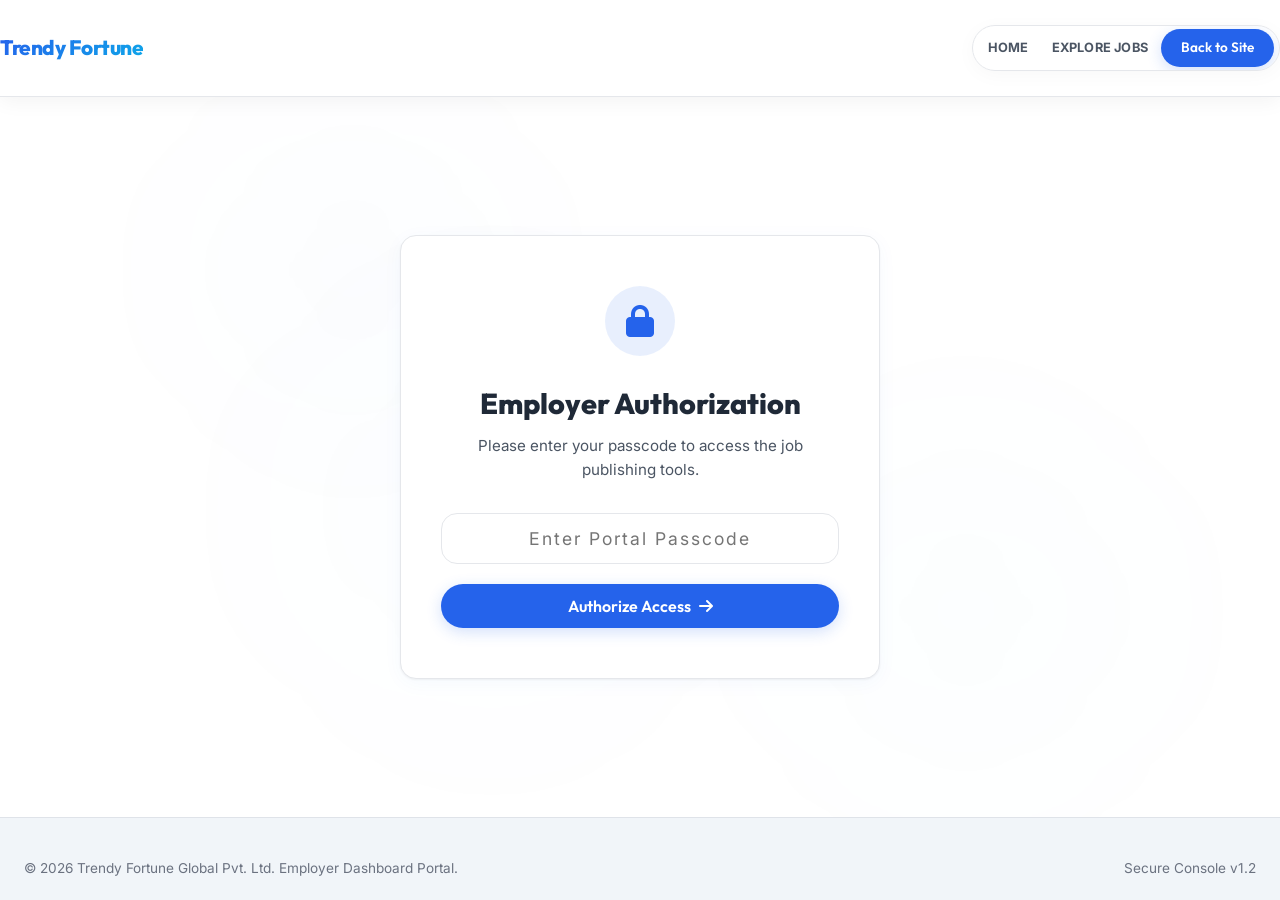
<file: admin.html>
<!DOCTYPE html>
<html lang="en">
<head>
    <meta charset="UTF-8">
    <meta name="viewport" content="width=device-width, initial-scale=1.0">
    <title>Employer Portal | Trendy Fortune Global Pvt. Ltd.</title>
    <link rel="stylesheet" href="style.css?v=1.1">
    <link rel="stylesheet" href="https://cdnjs.cloudflare.com/ajax/libs/font-awesome/6.4.0/css/all.min.css">
</head>
<body>
    <div class="ambient-glow-3"></div>

    <!-- Header / Navigation -->
    <header id="header" class="scrolled" style="position: relative; padding: 15px 0; background: var(--bg-surface); border-bottom: 1px solid var(--border-glass);">
        <div class="container nav-container">
            <a href="index.html" class="logo">
                
                <div class="logo-text">
                    <span class="logo-main">Trendy Fortune</span>
                </div>
            </a>
            <ul class="nav-menu">
                <li><a href="index.html" class="nav-link">Home</a></li>
                <li><a href="jobs.html" class="nav-link">Explore Jobs</a></li>
                <li><a href="index.html" class="btn btn-primary btn-sm" style="padding: 8px 20px; font-size: 0.85rem; color: #fff;">Back to Site</a></li>
            </ul>
        </div>
    </header>

    <!-- Admin Section -->
    <section class="section" style="min-height: 80vh; display: flex; align-items: center;">
        <div class="container" style="max-width: 800px;">
            
            <!-- Auth Screen -->
            <div id="admin-auth-card" class="glass-panel" style="padding: 50px 40px; text-align: center; max-width: 480px; margin: 0 auto;">
                <div style="width: 70px; height: 70px; border-radius: 50%; background: rgba(37, 99, 235, 0.1); color: var(--primary); display: flex; align-items: center; justify-content: center; margin: 0 auto 24px auto; font-size: 2rem;">
                    <i class="fa-solid fa-lock"></i>
                </div>
                <h2 style="font-family: var(--font-heading); font-size: 1.8rem; font-weight: 800; margin-bottom: 8px;">Employer Authorization</h2>
                <p style="color: var(--text-secondary); font-size: 0.95rem; margin-bottom: 30px;">Please enter your passcode to access the job publishing tools.</p>
                
                <form id="auth-form" onsubmit="handleAuth(event)">
                    <div class="form-group" style="margin-bottom: 20px;">
                        <input type="password" id="auth-passcode" class="form-input" placeholder="Enter Portal Passcode" required style="text-align: center; font-size: 1.1rem; letter-spacing: 2px;">
                    </div>
                    <button type="submit" class="btn btn-primary" style="width: 100%;">Authorize Access <i class="fa-solid fa-arrow-right"></i></button>
                </form>
                <div id="auth-error" style="color: var(--danger); font-size: 0.9rem; margin-top: 15px; display: none; font-weight: 600;">
                    <i class="fa-solid fa-triangle-exclamation"></i> Invalid Passcode. Please try again.
                </div>
            </div>

            <!-- Dashboard Screen (Hidden initially) -->
            <div id="admin-dashboard" style="display: none;">
                <div class="glass-panel" style="padding: 40px; margin-bottom: 40px;">
                    <div style="display: flex; justify-content: space-between; align-items: center; margin-bottom: 30px; border-bottom: 1px solid rgba(15, 23, 42, 0.08); padding-bottom: 20px; flex-wrap: wrap; gap: 15px;">
                        <div>
                            <h2 style="font-family: var(--font-heading); font-size: 2rem; font-weight: 800;">Publish Verified Job</h2>
                            <p style="color: var(--text-secondary); margin: 0;">Add new verified openings. They will immediately reflect on the public job listings.</p>
                        </div>
                        <button class="btn btn-secondary" onclick="logoutAdmin()" style="font-size: 0.9rem; padding: 8px 16px;">Logout <i class="fa-solid fa-right-from-bracket"></i></button>
                    </div>

                    <!-- Posting Form -->
                    <form id="job-post-form" onsubmit="handleJobSubmit(event)">
                        <div style="display: grid; grid-template-columns: repeat(auto-fit, minmax(280px, 1fr)); gap: 20px; margin-bottom: 20px;">
                            <div class="form-group">
                                <label for="job-title" class="form-label">Job Designation / Title</label>
                                <input type="text" id="job-title" class="form-input" placeholder="e.g., Shuttering Carpenter, Pipe Fitter" required>
                            </div>
                            <div class="form-group">
                                <label for="job-company" class="form-label">Employer / Company Name</label>
                                <input type="text" id="job-company" class="form-input" placeholder="e.g., Al Naboodah Build Group" required>
                            </div>
                        </div>

                        <div style="display: grid; grid-template-columns: repeat(auto-fit, minmax(180px, 1fr)); gap: 20px; margin-bottom: 20px;">
                            <div class="form-group">
                                <label for="job-salary" class="form-label">Monthly Salary Offered</label>
                                <input type="text" id="job-salary" class="form-input" placeholder="e.g., $1,200 - $1,500 / mo" required>
                            </div>
                            <div class="form-group">
                                <label for="job-location" class="form-label">Location (City, Country)</label>
                                <input type="text" id="job-location" class="form-input" placeholder="e.g., Warsaw, Poland or Dubai, UAE" required>
                            </div>
                            <div class="form-group">
                                <label for="job-age" class="form-label">Age Limit Criteria</label>
                                <input type="text" id="job-age" class="form-input" placeholder="e.g., 21-40" value="21-40" required>
                            </div>
                        </div>

                        <div style="display: grid; grid-template-columns: repeat(auto-fit, minmax(240px, 1fr)); gap: 20px; margin-bottom: 24px;">
                            <div class="form-group">
                                <label for="job-category" class="form-label">Job Category / Trade</label>
                                <select id="job-category" class="form-input" required style="background: var(--bg-surface);">
                                    <option value="skilled">Skilled Trade (Civil, MEP, Welders, Drivers, Warehouse)</option>
                                    <option value="hospitality">Hospitality & Cooks (Chef, Waiters, Housekeeping)</option>
                                </select>
                            </div>
                            <div class="form-group">
                                <label for="job-type" class="form-label">Job Nature</label>
                                <select id="job-type" class="form-input" required style="background: var(--bg-surface);">
                                    <option value="Full Time">Full Time</option>
                                    <option value="Contract basis">Contract basis</option>
                                </select>
                            </div>
                        </div>

                        <button type="submit" class="btn btn-accent" style="width: 100%; color: #0d0b14; font-weight: 700;">Publish Opening <i class="fa-solid fa-cloud-arrow-up"></i></button>
                    </form>
                </div>

                <!-- Lead & Excel Sheet Settings -->
                <div class="glass-panel" style="padding: 40px; margin-bottom: 40px;">
                    <h3 style="font-family: var(--font-heading); font-size: 1.5rem; font-weight: 700; margin-bottom: 10px;">Excel / Google Sheets Integration</h3>
                    <p style="color: var(--text-secondary); font-size: 0.9rem; margin-bottom: 20px;">
                        Automatically store job applications and contact queries into your spreadsheet. 
                        Enter your Google Apps Script Web App URL below:
                    </p>
                    <form id="google-sheet-settings-form" onsubmit="saveGoogleSheetSettings(event)">
                        <div class="form-group" style="margin-bottom: 20px;">
                            <label for="sheet-url" class="form-label">Google Web App Script URL</label>
                            <input type="url" id="sheet-url" class="form-input" placeholder="e.g. https://script.google.com/macros/s/AKfycb.../exec">
                        </div>
                        <button type="submit" class="btn btn-primary" style="width: 100%;">Save Sheet Settings <i class="fa-solid fa-save"></i></button>
                    </form>
                </div>

                <!-- Managed Postings -->
                <div class="glass-panel" style="padding: 40px;">
                    <h3 style="font-family: var(--font-heading); font-size: 1.5rem; font-weight: 700; margin-bottom: 20px;">Manage Custom Postings</h3>
                    <div id="admin-job-list" style="display: flex; flex-direction: column; gap: 15px;">
                        <!-- Populate dynamically -->
                    </div>
                </div>
            </div>

        </div>
    </section>

    <!-- Footer -->
    <footer style="background: #f1f5f9; border-top: 1px solid rgba(15, 23, 42, 0.08); padding: 40px 0 20px 0;">
        <div class="container" style="display: flex; justify-content: space-between; align-items: center; flex-wrap: wrap; gap: 15px;">
            <p style="font-size: 0.85rem; color: var(--text-muted);">&copy; 2026 Trendy Fortune Global Pvt. Ltd. Employer Dashboard Portal.</p>
            <p style="font-size: 0.85rem; color: var(--text-muted);">Secure Console v1.2</p>
        </div>
    </footer>

    <!-- Toast -->
    <div class="toast" id="success-toast">
        <i class="fa-solid fa-circle-check"></i>
        <span id="toast-message">Operation successful!</span>
    </div>

    <!-- JS Controllers -->
    <script>
        // Check local session
        document.addEventListener("DOMContentLoaded", () => {
            if (sessionStorage.getItem("admin_authorized") === "true") {
                showDashboard();
            }
        });

        function handleAuth(e) {
            e.preventDefault();
            const passcode = document.getElementById("auth-passcode").value;
            const errorDiv = document.getElementById("auth-error");
            
            // Security Check Passcode (Authority)
            if (passcode === "Admin@123") {
                sessionStorage.setItem("admin_authorized", "true");
                errorDiv.style.display = "none";
                showDashboard();
                showToast("Authorized successfully!");
            } else {
                errorDiv.style.display = "block";
            }
        }

        function showDashboard() {
            document.getElementById("admin-auth-card").style.display = "none";
            document.getElementById("admin-dashboard").style.display = "block";
            renderAdminJobs();
            
            // Load sheet url setting
            const savedUrl = localStorage.getItem("google_sheet_webapp_url");
            if (savedUrl && document.getElementById("sheet-url")) {
                document.getElementById("sheet-url").value = savedUrl;
            }
        }

        function saveGoogleSheetSettings(e) {
            e.preventDefault();
            const url = document.getElementById("sheet-url").value;
            localStorage.setItem("google_sheet_webapp_url", url);
            showToast("Google Sheet settings saved successfully!");
        }

        function logoutAdmin() {
            sessionStorage.removeItem("admin_authorized");
            window.location.reload();
        }

        // CRUD custom job array
        function getCustomJobs() {
            const jobs = localStorage.getItem("custom_posted_jobs");
            return jobs ? JSON.parse(jobs) : [];
        }

        function saveCustomJobs(jobs) {
            localStorage.setItem("custom_posted_jobs", JSON.stringify(jobs));
        }

        function handleJobSubmit(e) {
            e.preventDefault();
            const title = document.getElementById("job-title").value;
            const company = document.getElementById("job-company").value;
            const salary = document.getElementById("job-salary").value;
            const location = document.getElementById("job-location").value;
            const age = document.getElementById("job-age").value;
            const category = document.getElementById("job-category").value;
            const type = document.getElementById("job-type").value;

            const newJob = {
                id: Date.now(), // Unique Timestamp ID
                title,
                company,
                salary,
                location,
                category,
                age,
                type,
                date: "Just now"
            };

            const jobs = getCustomJobs();
            jobs.unshift(newJob); // New jobs first
            saveCustomJobs(jobs);

            // Reset form
            document.getElementById("job-post-form").reset();
            document.getElementById("job-age").value = "21-40";

            renderAdminJobs();
            showToast("Job opening published successfully!");
        }

        function deleteJob(id) {
            let jobs = getCustomJobs();
            jobs = jobs.filter(j => j.id !== id);
            saveCustomJobs(jobs);
            renderAdminJobs();
            showToast("Job opening removed.");
        }

        function renderAdminJobs() {
            const listContainer = document.getElementById("admin-job-list");
            const jobs = getCustomJobs();
            listContainer.innerHTML = "";

            if (jobs.length === 0) {
                listContainer.innerHTML = `<p style="color: var(--text-muted); text-align: center; padding: 20px 0;">No custom jobs posted yet.</p>`;
                return;
            }

            jobs.forEach(j => {
                const item = document.createElement("div");
                item.style.display = "flex";
                item.style.justify = "space-between";
                item.style.alignItems = "center";
                item.style.padding = "15px 20px";
                item.style.background = "rgba(15, 23, 42, 0.03)";
                item.style.borderRadius = "8px";
                item.style.border = "1px solid rgba(15, 23, 42, 0.05)";
                item.style.marginBottom = "10px";
                item.style.flexWrap = "wrap";
                item.style.gap = "10px";

                item.innerHTML = `
                    <div>
                        <h4 style="font-family: var(--font-heading); font-weight: 700; margin: 0; font-size: 1.1rem;">${j.title}</h4>
                        <p style="color: var(--text-secondary); font-size: 0.85rem; margin: 0;">${j.company} | ${j.location} | ${j.salary}</p>
                    </div>
                    <button class="btn btn-secondary" onclick="deleteJob(${j.id})" style="color: var(--danger); border-color: rgba(239, 68, 68, 0.2); font-size: 0.85rem; padding: 6px 12px; height: auto;">Delete <i class="fa-solid fa-trash-can"></i></button>
                `;
                listContainer.appendChild(item);
            });
        }

        function showToast(message) {
            const toast = document.getElementById("success-toast");
            document.getElementById("toast-message").innerText = message;
            toast.classList.add("active");
            setTimeout(() => {
                toast.classList.remove("active");
            }, 3000);
        }
    </script>
</body>
</html>
</file>
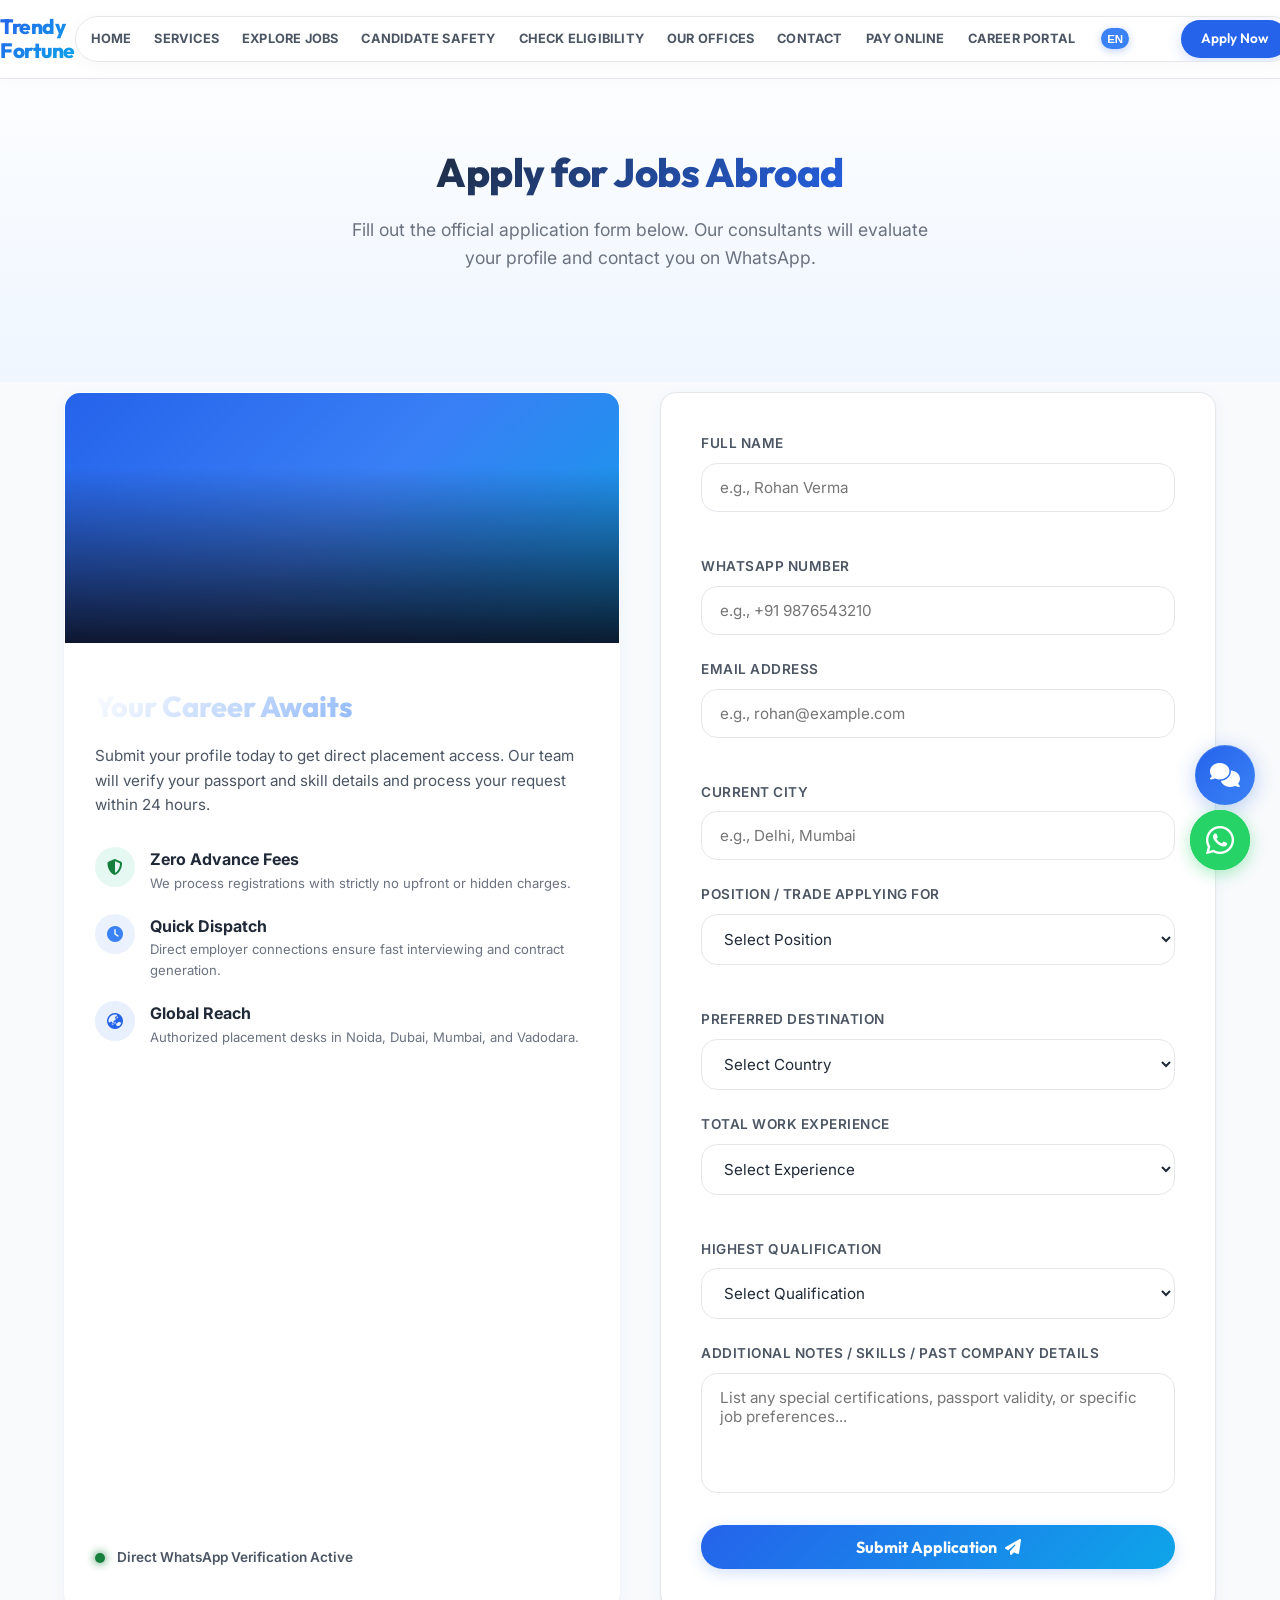
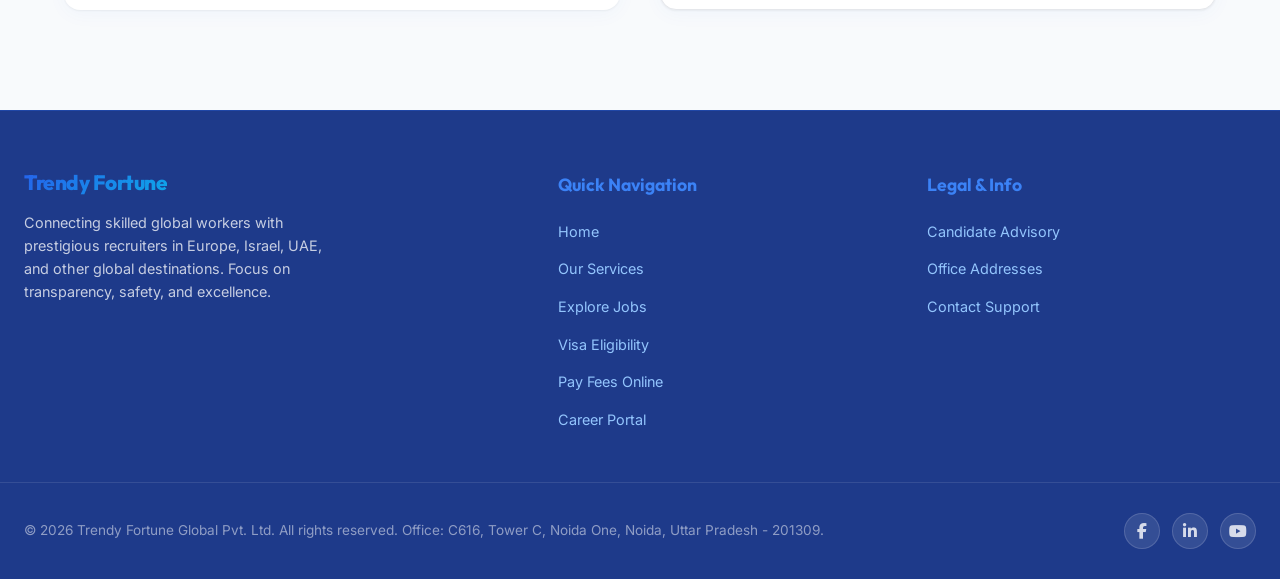
<file: apply.html>
<!DOCTYPE html>
<html lang="en">

<head>
    <meta charset="UTF-8">
    <meta name="viewport" content="width=device-width, initial-scale=1.0">
    <title>Apply Online for Jobs Abroad | Trendy Fortune Global Pvt. Ltd.</title>
    <!-- Google Fonts -->
    <link rel="preconnect" href="https://fonts.googleapis.com">
    <link rel="preconnect" href="https://fonts.gstatic.com" crossorigin>
    <!-- FontAwesome Icons -->
    <link rel="stylesheet" href="https://cdnjs.cloudflare.com/ajax/libs/font-awesome/6.4.0/css/all.min.css">
    <!-- Main Style Sheet -->
    <link rel="stylesheet" href="style.css?v=1.1">
</head>

<body>

    <!-- Ambient Glow BG Elements -->
    <div class="ambient-glow-3"></div>

    <!-- Header / Navigation -->
    <header id="header">
        <div class="container nav-container">
            <a href="index.html" class="logo" id="nav-logo">
                
                <div class="logo-text">
                    <span class="logo-main">Trendy Fortune</span>
                </div>
            </a>

            <button class="mobile-nav-toggle" id="mobile-toggle" aria-label="Toggle Navigation">
                <i class="fa-solid fa-bars"></i>
            </button>

            <ul class="nav-menu" id="nav-menu">
                <li><a href="index.html#home" class="nav-link">Home</a></li>
                <li><a href="index.html#services" class="nav-link">Services</a></li>
                <li><a href="index.html#jobs" class="nav-link">Explore Jobs</a></li>
                <li><a href="index.html#safety" class="nav-link">Candidate Safety</a></li>
                <li><a href="index.html#eligibility" class="nav-link">Check Eligibility</a></li>
                <li><a href="index.html#locations" class="nav-link">Our Offices</a></li>
                <li><a href="index.html#contact" class="nav-link">Contact</a></li>
                <li><a href="pay.html" class="nav-link">Pay Online</a></li>
                <li><a href="portal.html" class="nav-link">Career Portal</a></li>
                <li style="display: flex; align-items: center; justify-content: center; padding: 0 10px;">
                    <div class="lang-switch-container">
                        <button class="lang-btn active" onclick="changeLanguage('en')">EN</button>
                        <button class="lang-btn" onclick="changeLanguage('hi')">हिन्दी</button>
                    </div>
                </li>
                <li><a href="apply.html" class="btn btn-primary btn-sm"
                        style="padding: 8px 20px; font-size: 0.85rem; color: #fff;">Apply Now</a></li>
            </ul>
        </div>
    </header>

    <!-- Apply Banner -->
    <section class="hero" style="padding: 140px 0 50px 0; min-height: auto; text-align: center;">
        <div class="container">
            <h1 class="section-title">Apply for Jobs Abroad</h1>
            <p class="section-subtitle">Fill out the official application form below. Our consultants will evaluate your
                profile and contact you on WhatsApp.</p>
        </div>
    </section>

    <!-- Application Form Section -->
    <section class="section" style="padding-top: 10px;">
        <div class="container" style="max-width: 1200px;">
            <div
                style="display: grid; grid-template-columns: repeat(auto-fit, minmax(320px, 1fr)); gap: 40px; align-items: stretch;">
                <!-- Left Visual Trust Panel -->
                <div class="glass-panel"
                    style="overflow: hidden; border-radius: var(--border-radius-lg); display: flex; flex-direction: column; justify-content: space-between; border-color: rgba(255,255,255,0.06);">
                    <div
                        style="height: 250px; background: linear-gradient(135deg, #2563EB 0%, #3B82F6 50%, #0EA5E9 100%); position: relative;">
                        <div
                            style="position: absolute; top: 0; left: 0; width: 100%; height: 100%; background: linear-gradient(to bottom, rgba(37,99,235,0.1) 30%, rgba(10,12,27,0.9) 100%);">
                        </div>
                    </div>
                    <div
                        style="padding: 40px 30px; flex-grow: 1; display: flex; flex-direction: column; justify-content: space-between;">
                        <div>
                            <h3
                                style="font-family: var(--font-heading); font-size: 1.8rem; font-weight: 800; margin-bottom: 15px; background: linear-gradient(135deg, white, var(--secondary)); -webkit-background-clip: text; background-clip: text; -webkit-text-fill-color: transparent;">
                                Your Career Awaits</h3>
                            <p
                                style="color: var(--text-secondary); font-size: 0.95rem; line-height: 1.6; margin-bottom: 30px;">
                                Submit your profile today to get direct placement access. Our team will verify your
                                passport and skill details and process your request within 24 hours.
                            </p>

                            <ul
                                style="list-style: none; display: flex; flex-direction: column; gap: 20px; padding-left: 0;">
                                <li style="display: flex; gap: 15px; align-items: flex-start;">
                                    <div
                                        style="width: 40px; height: 40px; border-radius: 50%; background: rgba(16, 185, 129, 0.1); color: var(--success); display: flex; align-items: center; justify-content: center; flex-shrink: 0;">
                                        <i class="fa-solid fa-shield-halved"></i></div>
                                    <div>
                                        <h4 style="font-size: 1rem; font-weight: 700; color: var(--text-primary);">Zero
                                            Advance Fees</h4>
                                        <p style="font-size: 0.82rem; color: var(--text-muted);">We process
                                            registrations with strictly no upfront or hidden charges.</p>
                                    </div>
                                </li>
                                <li style="display: flex; gap: 15px; align-items: flex-start;">
                                    <div
                                        style="width: 40px; height: 40px; border-radius: 50%; background: rgba(59, 130, 246, 0.1); color: var(--secondary); display: flex; align-items: center; justify-content: center; flex-shrink: 0;">
                                        <i class="fa-solid fa-clock"></i></div>
                                    <div>
                                        <h4 style="font-size: 1rem; font-weight: 700; color: var(--text-primary);">Quick
                                            Dispatch</h4>
                                        <p style="font-size: 0.82rem; color: var(--text-muted);">Direct employer
                                            connections ensure fast interviewing and contract generation.</p>
                                    </div>
                                </li>
                                <li style="display: flex; gap: 15px; align-items: flex-start;">
                                    <div
                                        style="width: 40px; height: 40px; border-radius: 50%; background: rgba(37, 99, 235, 0.1); color: var(--primary); display: flex; align-items: center; justify-content: center; flex-shrink: 0;">
                                        <i class="fa-solid fa-earth-asia"></i></div>
                                    <div>
                                        <h4 style="font-size: 1rem; font-weight: 700; color: var(--text-primary);">
                                            Global Reach</h4>
                                        <p style="font-size: 0.82rem; color: var(--text-muted);">Authorized placement
                                            desks in Noida, Dubai, Mumbai, and Vadodara.</p>
                                    </div>
                                </li>
                            </ul>
                        </div>

                        <div
                            style="border-top: 1px dashed rgba(255,255,255,0.06); padding-top: 25px; margin-top: 30px; display: flex; align-items: center; gap: 12px;">
                            <div
                                style="width: 10px; height: 10px; border-radius: 50%; background: var(--success); box-shadow: 0 0 10px var(--success);">
                            </div>
                            <span style="font-size: 0.85rem; font-weight: 600; color: var(--text-secondary);">Direct
                                WhatsApp Verification Active</span>
                        </div>
                    </div>
                </div>

                <!-- Right Form Panel -->
                <div class="contact-form-panel glass-panel" style="padding: 40px;">
                    <form id="job-apply-page-form" onsubmit="submitJobApplyForm(event)">
                        <div
                            style="display: grid; grid-template-columns: repeat(auto-fit, minmax(240px, 1fr)); gap: 20px;">
                            <div class="form-group">
                                <label for="apply-name" class="form-label">Full Name</label>
                                <input type="text" id="apply-name" class="form-input" placeholder="e.g., Rohan Verma"
                                    required>
                            </div>
                            <div class="form-group">
                                <label for="apply-phone" class="form-label">WhatsApp Number</label>
                                <input type="tel" id="apply-phone" class="form-input" placeholder="e.g., +91 9876543210"
                                    required>
                            </div>
                        </div>
                        <div
                            style="display: grid; grid-template-columns: repeat(auto-fit, minmax(240px, 1fr)); gap: 20px;">
                            <div class="form-group">
                                <label for="apply-email" class="form-label">Email Address</label>
                                <input type="email" id="apply-email" class="form-input"
                                    placeholder="e.g., rohan@example.com" required>
                            </div>
                            <div class="form-group">
                                <label for="apply-city" class="form-label">Current City</label>
                                <input type="text" id="apply-city" class="form-input" placeholder="e.g., Delhi, Mumbai"
                                    required>
                            </div>
                        </div>

                        <div
                            style="display: grid; grid-template-columns: repeat(auto-fit, minmax(240px, 1fr)); gap: 20px;">
                            <div class="form-group">
                                <label for="apply-position" class="form-label">Position / Trade Applying For</label>
                                <select id="apply-position" class="form-input" required
                                    style="background: var(--bg-surface); color: var(--text-primary);">
                                    <option value="" disabled selected>Select Position</option>
                                    <option value="Welder (Tig / Arc / Mig)">Welder (Tig / Arc / Mig)</option>
                                    <option value="Mason (Civil / Tile)">Mason (Civil / Tile)</option>
                                    <option value="Carpenter (Shuttering / Finishing / Polish)">Carpenter (Shuttering /
                                        Finishing / Polish)</option>
                                    <option value="Electrician (MEP / Industrial)">Electrician (MEP / Industrial)
                                    </option>
                                    <option value="Plumber / Pipe Fitter">Plumber / Pipe Fitter</option>
                                    <option value="AC Technician">AC Technician</option>
                                    <option value="Chef / Specialty Cook">Chef / Specialty Cook</option>
                                    <option value="Waiter / F&B Staff">Waiter / F&B Staff</option>
                                    <option value="Warehouse Helper / Storekeeper">Warehouse Helper / Storekeeper
                                    </option>
                                    <option value="Heavy Duty / Light Driver">Heavy Duty / Light Driver</option>
                                    <option value="Construction Helper / Worker">Construction Helper / General Laborer
                                    </option>
                                    <option value="Other">Other / Multiple Roles</option>
                                </select>
                            </div>
                            <div class="form-group">
                                <label for="apply-country" class="form-label">Preferred Destination</label>
                                <select id="apply-country" class="form-input" required
                                    style="background: var(--bg-surface); color: var(--text-primary);">
                                    <option value="" disabled selected>Select Country</option>
                                    <option value="Europe (Poland, Serbia, Bulgaria, etc.)">Europe (Poland, Serbia,
                                        Bulgaria, etc.)</option>
                                    <option value="Israel">Israel</option>
                                    <option value="UAE (Dubai, Sharjah, Abu Dhabi)">UAE (Dubai, Sharjah, Abu Dhabi)
                                    </option>
                                    <option value="Saudi Arabia">Saudi Arabia</option>
                                    <option value="Uzbekistan">Uzbekistan</option>
                                    <option value="Other / Open to All">Other / Open to All</option>
                                </select>
                            </div>
                        </div>

                        <div
                            style="display: grid; grid-template-columns: repeat(auto-fit, minmax(240px, 1fr)); gap: 20px;">
                            <div class="form-group">
                                <label for="apply-experience" class="form-label">Total Work Experience</label>
                                <select id="apply-experience" class="form-input" required
                                    style="background: var(--bg-surface); color: var(--text-primary);">
                                    <option value="" disabled selected>Select Experience</option>
                                    <option value="Fresher (0 - 1 Year)">Fresher (0 - 1 Year)</option>
                                    <option value="Mid-Level (2 - 5 Years)">Mid-Level (2 - 5 Years)</option>
                                    <option value="Experienced (5+ Years)">Experienced (5+ Years)</option>
                                </select>
                            </div>
                            <div class="form-group">
                                <label for="apply-education" class="form-label">Highest Qualification</label>
                                <select id="apply-education" class="form-input" required
                                    style="background: var(--bg-surface); color: var(--text-primary);">
                                    <option value="" disabled selected>Select Qualification</option>
                                    <option value="10th Pass">10th Pass</option>
                                    <option value="12th Pass">12th Pass</option>
                                    <option value="ITI / Diploma / Technical Certificate">ITI / Diploma / Technical
                                        Certificate</option>
                                    <option value="Graduate / Post-Graduate">Graduate / Post-Graduate</option>
                                    <option value="Other">Other</option>
                                </select>
                            </div>
                        </div>

                        <div class="form-group">
                            <label for="apply-notes" class="form-label">Additional notes / skills / past company
                                details</label>
                            <textarea id="apply-notes" class="form-input"
                                placeholder="List any special certifications, passport validity, or specific job preferences..."></textarea>
                        </div>

                        <button type="submit" class="btn btn-accent" style="width: 100%; color: #0d0b14;">Submit
                            Application <i class="fa-solid fa-paper-plane"></i></button>
                    </form>
                </div>
            </div>
        </div>
    </section>

    <!-- Footer -->
    <footer>
        <div class="container footer-grid">
            <div class="footer-brand">
                <a href="index.html" class="logo">
                    
                    <div class="logo-text">
                    <span class="logo-main">Trendy Fortune</span>
                </div>
                </a>
                <p>Connecting skilled global workers with prestigious recruiters in Europe, Israel, UAE, and other
                    global destinations. Focus on transparency, safety, and excellence.</p>
            </div>
            <div class="footer-links-col">
                <h4>Quick Navigation</h4>
                <ul class="footer-links">
                    <li><a href="index.html#home">Home</a></li>
                    <li><a href="index.html#services">Our Services</a></li>
                    <li><a href="index.html#jobs">Explore Jobs</a></li>
                    <li><a href="index.html#eligibility">Visa Eligibility</a></li>
                    <li><a href="pay.html">Pay Fees Online</a></li>
                    <li><a href="portal.html">Career Portal</a></li>
                </ul>
            </div>
            <div class="footer-links-col">
                <h4>Legal & Info</h4>
                <ul class="footer-links">
                    <li><a href="index.html#safety">Candidate Advisory</a></li>
                    <li><a href="index.html#locations">Office Addresses</a></li>
                    <li><a href="index.html#contact">Contact Support</a></li>
                </ul>
            </div>
        </div>
        <div class="container footer-bottom">
            <p>&copy; 2026 Trendy Fortune Global Pvt. Ltd. All rights reserved. Office: C616, Tower C, Noida One, Noida,
                Uttar Pradesh - 201309.</p>
            <div class="social-links">
                <a href="#" class="social-btn" aria-label="Facebook"><i class="fa-brands fa-facebook-f"></i></a>
                <a href="#" class="social-btn" aria-label="LinkedIn"><i class="fa-brands fa-linkedin-in"></i></a>
                <a href="#" class="social-btn" aria-label="Youtube"><i class="fa-brands fa-youtube"></i></a>
            </div>
        </div>
    </footer>

    <!-- Success Toast -->
    <div class="toast" id="success-toast">
        <i class="fa-solid fa-circle-check"></i>
        <span id="toast-message">Application submitted successfully!</span>
    </div>

    <!-- Javascript Script -->
    <!-- AI Chatbot Widget -->
    <div class="ai-chatbot-container" id="chatbot-container">
        <!-- Chatbot Button -->
        <button class="ai-chatbot-toggle" id="chatbot-toggle" aria-label="Toggle AI Assistant">
            <i class="fa-solid fa-comments"></i>
            <span class="chatbot-badge" id="chatbot-badge" style="display: none;">1</span>
        </button>

        <!-- Chatbot Window -->
        <div class="ai-chatbot-window" id="chatbot-window">
            <!-- Header -->
            <div class="chatbot-header">
                <div class="chatbot-info">
                    <div class="chatbot-avatar"><i class="fa-solid fa-headset"></i></div>
                    <div>
                        <h4>Yasha Mishra</h4>
                        <p><span class="online-indicator"></span> Auto-Reply Active</p>
                    </div>
                </div>
                <div class="chatbot-actions">
                    <button class="chatbot-btn" id="chatbot-admin-btn" title="Admin Leads Report"><i
                            class="fa-solid fa-key"></i></button>
                    <button class="chatbot-btn" id="chatbot-close-btn" title="Close"><i
                            class="fa-solid fa-xmark"></i></button>
                </div>
            </div>

            <!-- Chat Messages Body -->
            <div class="chatbot-messages" id="chatbot-messages">
                <div class="chat-msg bot">
                    Hello! Welcome to Trendy Fortune Global. 🙏 I am <strong>Yasha Mishra</strong>, your official AI Career & Recruitment Assistant.<br><br>I can assist you regarding overseas jobs, internships, work permits, training programs, and visa guidance.<br><br>Type <strong>'register'</strong> to submit your details for personalized assistance, or ask me about:<br>• 💼 <strong>Job Openings</strong><br>• 🎓 <strong>Hospitality Internships</strong><br>• 📋 <strong>Eligibility Check</strong><br>• 💳 <strong>Visa & Program Fees</strong><br><br>Click one of the quick replies below or type your query to start!
                </div>
                <div class="chatbot-quick-replies" id="chatbot-quick-replies">
                    <button class="qr-btn" onclick="sendQuickReply('Explore Job Openings')">Explore Jobs</button>
                    <button class="qr-btn" onclick="sendQuickReply('Hospitality Internships')">Internships</button>
                    <button class="qr-btn" onclick="sendQuickReply('Check Eligibility')">Check Eligibility</button>
                    <button class="qr-btn" onclick="sendQuickReply('Visa Fees Info')">Fees & Costs</button>
                    <button class="qr-btn" onclick="sendQuickReply('Talk to Counselor')">Talk to Counselor</button>
                    <button class="qr-btn" onclick="sendQuickReply('Register details')">Register / Apply</button>
                </div>
            </div>

            <!-- Admin Report View (Hidden by default) -->
            <div class="chatbot-admin-panel" id="chatbot-admin-panel" style="display: none;">
                <div class="admin-panel-header">
                    <h5><i class="fa-solid fa-chart-line"></i> Daily Leads & Activity</h5>
                    <button class="admin-close-btn" id="admin-close-btn"><i class="fa-solid fa-arrow-left"></i>
                        Back</button>
                </div>
                <div class="admin-stats">
                    <div class="admin-stat-card">
                        <span class="stat-num" id="admin-stat-chats">0</span>
                        <span class="stat-label">Total Chats</span>
                    </div>
                    <div class="admin-stat-card">
                        <span class="stat-num" id="admin-stat-leads">0</span>
                        <span class="stat-label">Leads Captured</span>
                    </div>
                </div>
                <div class="admin-leads-list" id="admin-leads-list">
                    <!-- Leads table generated dynamically -->
                </div>
                <div class="admin-actions">
                    <button class="btn btn-primary btn-sm" id="admin-download-report"
                        style="width: 100%; border-radius: 8px;"><i class="fa-solid fa-download"></i> Download CSV
                        Report</button>
                </div>
            </div>

            <!-- Input Area -->
            <form class="chatbot-input-area" id="chatbot-input-form">
                <input type="text" id="chatbot-input" placeholder="Type your query..." autocomplete="off" required>
                <button type="submit" class="chatbot-send-btn" id="chatbot-send"><i
                        class="fa-solid fa-paper-plane"></i></button>
            </form>
        </div>
    </div>

    <!-- Google Translate Widget (Hidden combo, triggered programmatically) -->
    <div id="google_translate_element"></div>
    <script type="text/javascript">
        function googleTranslateElementInit() {
            new google.translate.TranslateElement({
                pageLanguage: 'en',
                includedLanguages: 'en,hi',
                layout: google.translate.TranslateElement.InlineLayout.SIMPLE,
                autoDisplay: false
            }, 'google_translate_element');
        }
    </script>
    <script type="text/javascript"
        src="//translate.google.com/translate_a/element.js?cb=googleTranslateElementInit"></script>

    <script src="app.js?v=1.1"></script>
</body>

</html>
</file>
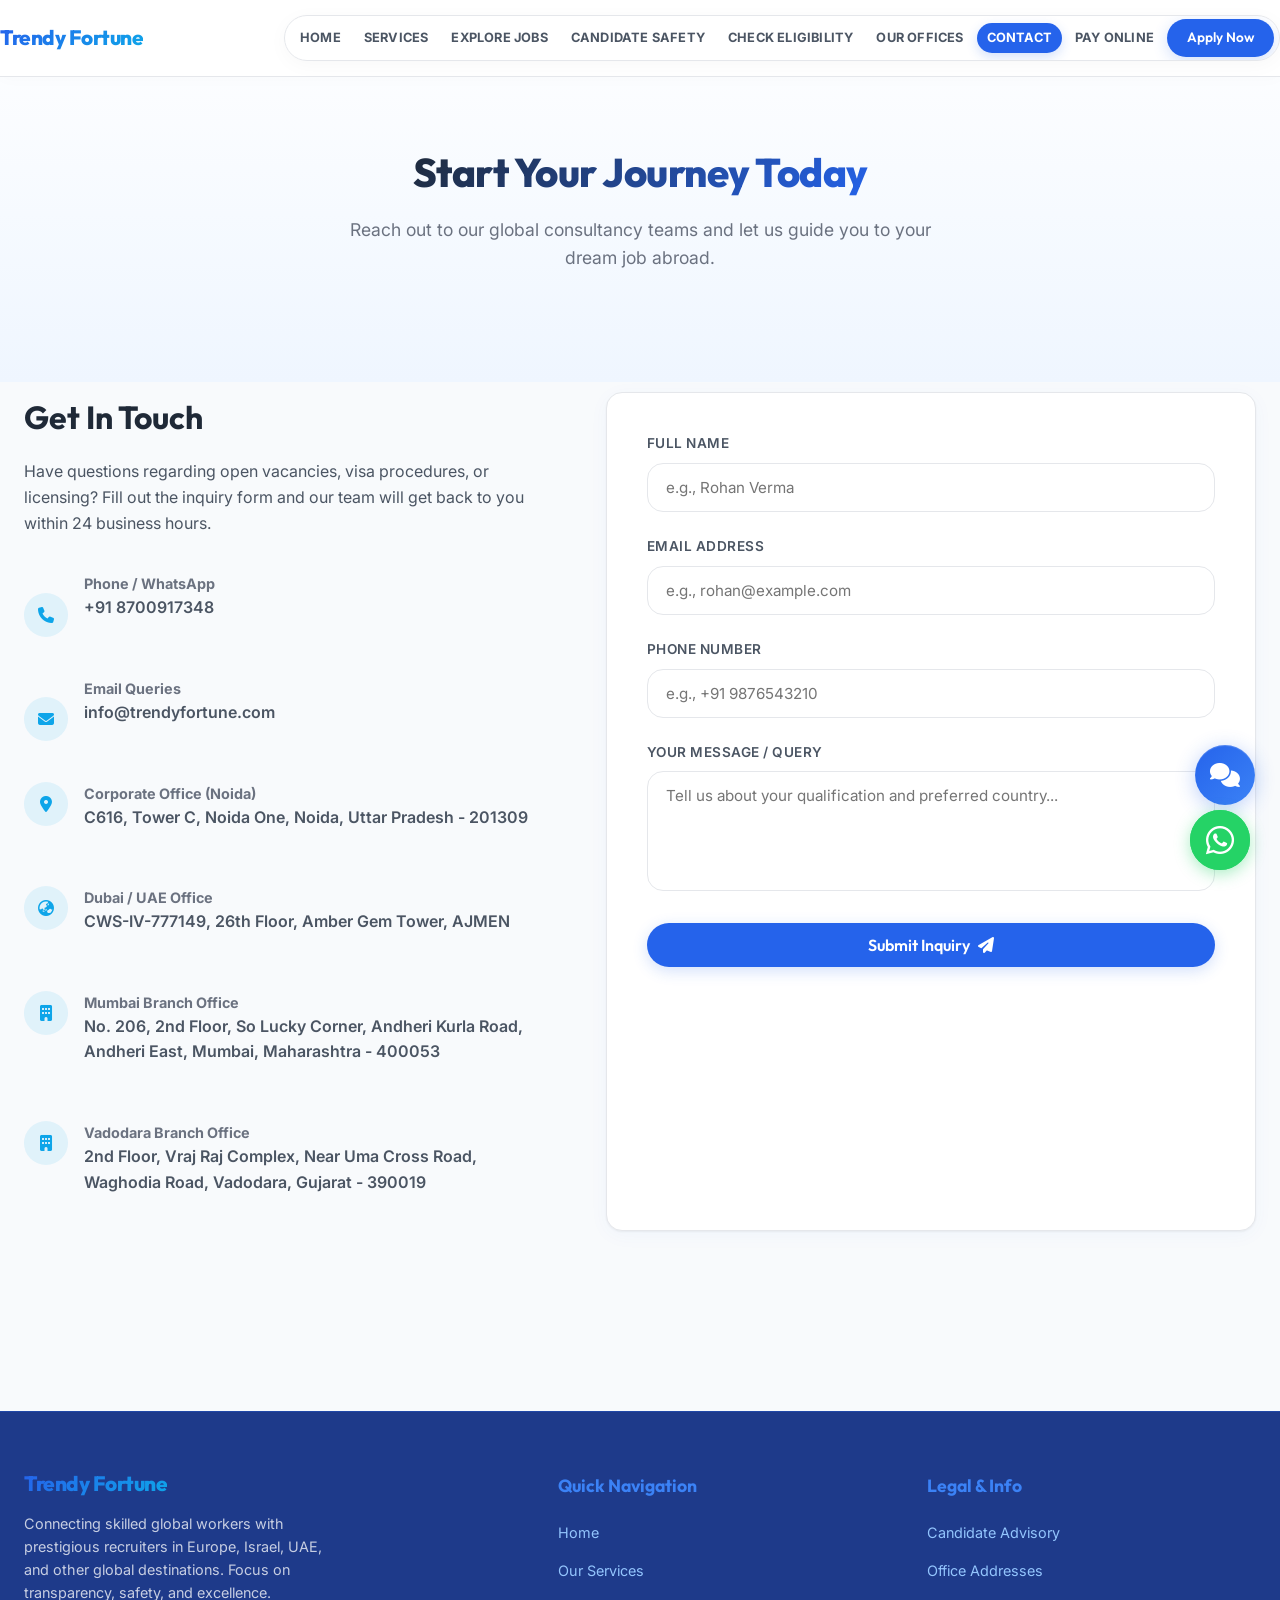
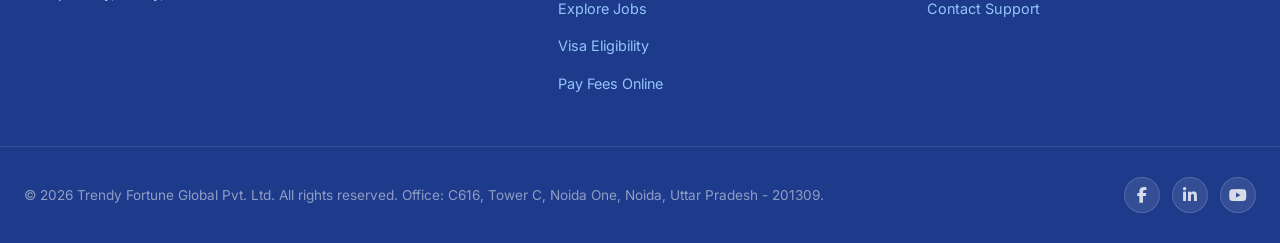
<file: contact.html>
<!DOCTYPE html>
<html lang="en">
<head>
    <meta charset="UTF-8">
    <meta name="viewport" content="width=device-width, initial-scale=1.0">
    <title>Contact Us | Trendy Fortune Global Pvt. Ltd.</title>
    <!-- Google Fonts -->
    <link rel="preconnect" href="https://fonts.googleapis.com">
    <link rel="preconnect" href="https://fonts.gstatic.com" crossorigin>
    <!-- FontAwesome Icons -->
    <link rel="stylesheet" href="https://cdnjs.cloudflare.com/ajax/libs/font-awesome/6.4.0/css/all.min.css">
    <!-- Main Style Sheet -->
    <link rel="stylesheet" href="style.css?v=1.1">
</head>
<body>

    <!-- Ambient Glow BG Elements -->
    <div class="ambient-glow-3"></div>

    <!-- Header / Navigation -->
    <header id="header">
        <div class="container nav-container">
            <a href="index.html" class="logo" id="nav-logo">
                
                <div class="logo-text">
                    <span class="logo-main">Trendy Fortune</span>
                </div>
            </a>
            
            <button class="mobile-nav-toggle" id="mobile-toggle" aria-label="Toggle Navigation">
                <i class="fa-solid fa-bars"></i>
            </button>

            <ul class="nav-menu" id="nav-menu">
                <li><a href="index.html" class="nav-link">Home</a></li>
                <li><a href="services.html" class="nav-link">Services</a></li>
                <li><a href="jobs.html" class="nav-link">Explore Jobs</a></li>
                <li><a href="safety.html" class="nav-link">Candidate Safety</a></li>
                <li><a href="eligibility.html" class="nav-link">Check Eligibility</a></li>
                <li><a href="locations.html" class="nav-link">Our Offices</a></li>
                <li><a href="contact.html" class="nav-link active-page">Contact</a></li>
                <li><a href="pay.html" class="nav-link">Pay Online</a></li>
                <li><a href="apply.html" class="btn btn-primary btn-sm" style="padding: 8px 20px; font-size: 0.85rem; color: #fff;">Apply Now</a></li>
            </ul>
        </div>
    </header>

    <!-- Contact Banner -->
    <section class="hero" style="padding: 140px 0 50px 0; min-height: auto; text-align: center;">
        <div class="container">
            <h1 class="section-title">Start Your Journey Today</h1>
            <p class="section-subtitle">Reach out to our global consultancy teams and let us guide you to your dream job abroad.</p>
        </div>
    </section>

    <!-- Contact details & Form Section -->
    <section class="section" style="padding-top: 10px;">
        <div class="container contact-grid">
            <div class="contact-info">
                <h3>Get In Touch</h3>
                <p>Have questions regarding open vacancies, visa procedures, or licensing? Fill out the inquiry form and our team will get back to you within 24 business hours.</p>
                
                <ul class="contact-list">
                    <li class="contact-item">
                        <div class="contact-icon"><i class="fa-solid fa-phone"></i></div>
                        <div class="contact-details">
                            <h4>Phone / WhatsApp</h4>
                            <p><a href="https://wa.me/918700917348" style="color: inherit; text-decoration: none;">+91 8700917348</a></p>
                        </div>
                    </li>
                    <li class="contact-item">
                        <div class="contact-icon"><i class="fa-solid fa-envelope"></i></div>
                        <div class="contact-details">
                            <h4>Email Queries</h4>
                            <p>info@trendyfortune.com</p>
                        </div>
                    </li>
                    <li class="contact-item" style="align-items: flex-start;">
                        <div class="contact-icon"><i class="fa-solid fa-location-dot"></i></div>
                        <div class="contact-details">
                            <h4>Corporate Office (Noida)</h4>
                            <p>C616, Tower C, Noida One, Noida, Uttar Pradesh - 201309</p>
                        </div>
                    </li>
                    <li class="contact-item" style="align-items: flex-start;">
                        <div class="contact-icon"><i class="fa-solid fa-earth-asia"></i></div>
                        <div class="contact-details">
                            <h4>Dubai / UAE Office</h4>
                            <p>CWS-IV-777149, 26th Floor, Amber Gem Tower, AJMEN</p>
                        </div>
                    </li>
                    <li class="contact-item" style="align-items: flex-start;">
                        <div class="contact-icon"><i class="fa-solid fa-building"></i></div>
                        <div class="contact-details">
                            <h4>Mumbai Branch Office</h4>
                            <p>No. 206, 2nd Floor, So Lucky Corner, Andheri Kurla Road, Andheri East, Mumbai, Maharashtra - 400053</p>
                        </div>
                    </li>
                    <li class="contact-item" style="align-items: flex-start;">
                        <div class="contact-icon"><i class="fa-solid fa-building"></i></div>
                        <div class="contact-details">
                            <h4>Vadodara Branch Office</h4>
                            <p>2nd Floor, Vraj Raj Complex, Near Uma Cross Road, Waghodia Road, Vadodara, Gujarat - 390019</p>
                        </div>
                    </li>
                </ul>
            </div>
            
            <div class="contact-form-panel glass-panel">
                <form id="contact-form" onsubmit="submitContactForm(event)">
                    <div class="form-group">
                        <label for="contact-name" class="form-label">Full Name</label>
                        <input type="text" id="contact-name" class="form-input" placeholder="e.g., Rohan Verma" required>
                    </div>
                    <div class="form-group">
                        <label for="contact-email" class="form-label">Email Address</label>
                        <input type="email" id="contact-email" class="form-input" placeholder="e.g., rohan@example.com" required>
                    </div>
                    <div class="form-group">
                        <label for="contact-phone" class="form-label">Phone Number</label>
                        <input type="tel" id="contact-phone" class="form-input" placeholder="e.g., +91 9876543210" required>
                    </div>
                    <div class="form-group">
                        <label for="contact-message" class="form-label">Your Message / Query</label>
                        <textarea id="contact-message" class="form-input" placeholder="Tell us about your qualification and preferred country..." required></textarea>
                    </div>
                    <button type="submit" class="btn btn-primary" style="width: 100%; color: #fff;">Submit Inquiry <i class="fa-solid fa-paper-plane"></i></button>
                </form>
            </div>
        </div>
    </section>

    <!-- Footer -->
    <footer>
        <div class="container footer-grid">
            <div class="footer-brand">
                <a href="index.html" class="logo">
                    
                    <div class="logo-text">
                    <span class="logo-main">Trendy Fortune</span>
                    </div>
                </a>
                <p>Connecting skilled global workers with prestigious recruiters in Europe, Israel, UAE, and other global destinations. Focus on transparency, safety, and excellence.</p>
            </div>
            <div class="footer-links-col">
                <h4>Quick Navigation</h4>
                <ul class="footer-links">
                    <li><a href="index.html">Home</a></li>
                    <li><a href="services.html">Our Services</a></li>
                    <li><a href="jobs.html">Explore Jobs</a></li>
                    <li><a href="eligibility.html">Visa Eligibility</a></li>
                    <li><a href="pay.html">Pay Fees Online</a></li>
                </ul>
            </div>
            <div class="footer-links-col">
                <h4>Legal & Info</h4>
                <ul class="footer-links">
                    <li><a href="safety.html">Candidate Advisory</a></li>
                    <li><a href="locations.html">Office Addresses</a></li>
                    <li><a href="contact.html">Contact Support</a></li>
                </ul>
            </div>
        </div>
        <div class="container footer-bottom">
            <p>&copy; 2026 Trendy Fortune Global Pvt. Ltd. All rights reserved. Office: C616, Tower C, Noida One, Noida, Uttar Pradesh - 201309.</p>
            <div class="social-links">
                <a href="#" class="social-btn" aria-label="Facebook"><i class="fa-brands fa-facebook-f"></i></a>
                <a href="#" class="social-btn" aria-label="LinkedIn"><i class="fa-brands fa-linkedin-in"></i></a>
                <a href="#" class="social-btn" aria-label="Youtube"><i class="fa-brands fa-youtube"></i></a>
            </div>
        </div>
    </footer>

    <!-- Success Toast -->
    <div class="toast" id="success-toast">
        <i class="fa-solid fa-circle-check"></i>
        <span id="toast-message">Application submitted successfully!</span>
    </div>

    <!-- Javascript Script -->
    <!-- AI Chatbot Widget -->
    <div class="ai-chatbot-container" id="chatbot-container">
        <!-- Chatbot Button -->
        <button class="ai-chatbot-toggle" id="chatbot-toggle" aria-label="Toggle AI Assistant">
            <i class="fa-solid fa-comments"></i>
            <span class="chatbot-badge" id="chatbot-badge" style="display: none;">1</span>
        </button>
        
        <!-- Chatbot Window -->
        <div class="ai-chatbot-window" id="chatbot-window">
            <!-- Header -->
            <div class="chatbot-header">
                <div class="chatbot-info">
                    <div class="chatbot-avatar"><i class="fa-solid fa-robot"></i></div>
                    <div>
                        <h4>Trendy AI Assistant</h4>
                        <p><span class="online-indicator"></span> Auto-Reply Active</p>
                    </div>
                </div>
                <div class="chatbot-actions">
                    <button class="chatbot-btn" id="chatbot-admin-btn" title="Admin Leads Report"><i class="fa-solid fa-key"></i></button>
                    <button class="chatbot-btn" id="chatbot-close-btn" title="Close"><i class="fa-solid fa-xmark"></i></button>
                </div>
            </div>
            
            <!-- Chat Messages Body -->
            <div class="chatbot-messages" id="chatbot-messages">
                <div class="chat-msg bot">
                    Hello! Welcome to Trendy Fortune Global. I am your AI career assistant. How can I help you today?
                </div>
                <div class="chatbot-quick-replies" id="chatbot-quick-replies">
                    <button class="qr-btn" onclick="sendQuickReply('Explore Job Openings')">Explore Jobs</button>
                    <button class="qr-btn" onclick="sendQuickReply('Visa Fees Policy')">Visa Fees?</button>
                    <button class="qr-btn" onclick="sendQuickReply('Check Candidate Safety')">Is it safe?</button>
                    <button class="qr-btn" onclick="sendQuickReply('Noida Office Location')">Office Address</button>
                </div>
            </div>
            
            <!-- Admin Report View (Hidden by default) -->
            <div class="chatbot-admin-panel" id="chatbot-admin-panel" style="display: none;">
                <div class="admin-panel-header">
                    <h5><i class="fa-solid fa-chart-line"></i> Daily Leads & Activity</h5>
                    <button class="admin-close-btn" id="admin-close-btn"><i class="fa-solid fa-arrow-left"></i> Back</button>
                </div>
                <div class="admin-stats">
                    <div class="admin-stat-card">
                        <span class="stat-num" id="admin-stat-chats">0</span>
                        <span class="stat-label">Total Chats</span>
                    </div>
                    <div class="admin-stat-card">
                        <span class="stat-num" id="admin-stat-leads">0</span>
                        <span class="stat-label">Leads Captured</span>
                    </div>
                </div>
                <div class="admin-leads-list" id="admin-leads-list">
                    <!-- Leads table generated dynamically -->
                </div>
                <div class="admin-actions">
                    <button class="btn btn-primary btn-sm" id="admin-download-report" style="width: 100%; border-radius: 8px;"><i class="fa-solid fa-download"></i> Download CSV Report</button>
                </div>
            </div>
            
            <!-- Input Area -->
            <form class="chatbot-input-area" id="chatbot-input-form">
                <input type="text" id="chatbot-input" placeholder="Type your query..." autocomplete="off" required>
                <button type="submit" class="chatbot-send-btn" id="chatbot-send"><i class="fa-solid fa-paper-plane"></i></button>
            </form>
        </div>
    </div>

    <script src="app.js?v=1.1"></script>
</body>
</html>
</file>
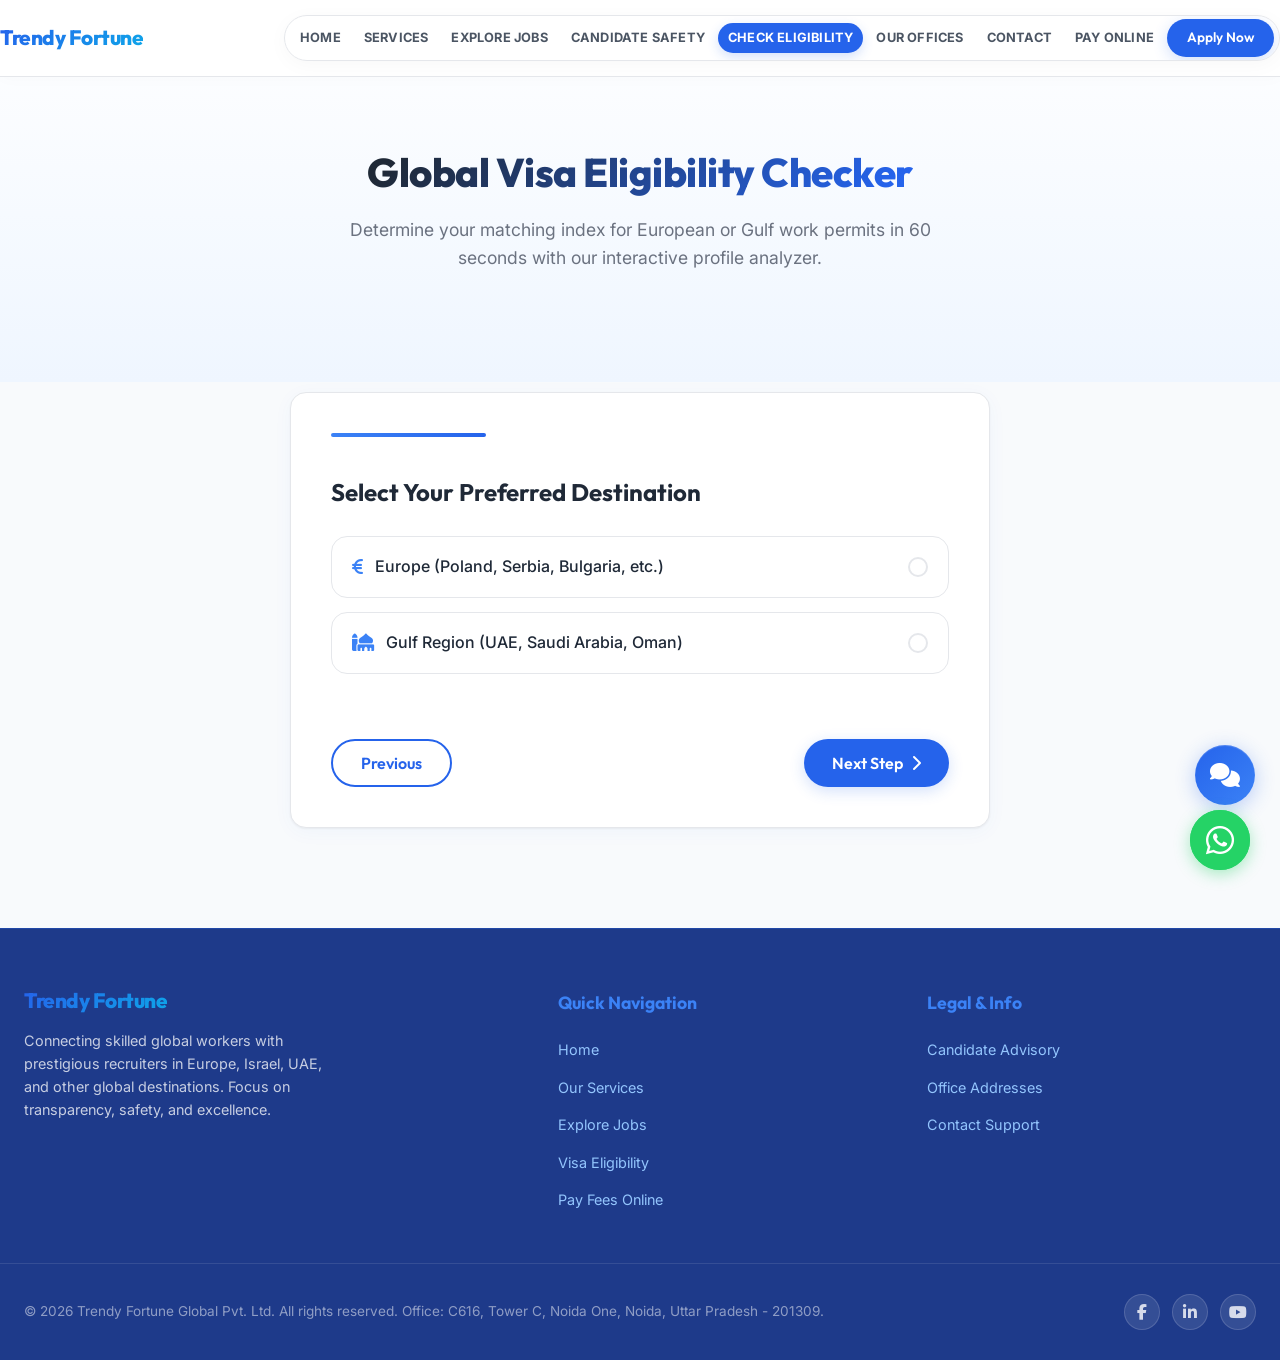
<file: eligibility.html>
<!DOCTYPE html>
<html lang="en">
<head>
    <meta charset="UTF-8">
    <meta name="viewport" content="width=device-width, initial-scale=1.0">
    <title>Visa Eligibility Checker | Trendy Fortune Global Pvt. Ltd.</title>
    <!-- Google Fonts -->
    <link rel="preconnect" href="https://fonts.googleapis.com">
    <link rel="preconnect" href="https://fonts.gstatic.com" crossorigin>
    <!-- FontAwesome Icons -->
    <link rel="stylesheet" href="https://cdnjs.cloudflare.com/ajax/libs/font-awesome/6.4.0/css/all.min.css">
    <!-- Main Style Sheet -->
    <link rel="stylesheet" href="style.css?v=1.1">
</head>
<body>

    <!-- Ambient Glow BG Elements -->
    <div class="ambient-glow-3"></div>

    <!-- Header / Navigation -->
    <header id="header">
        <div class="container nav-container">
            <a href="index.html" class="logo" id="nav-logo">
                
                <div class="logo-text">
                    <span class="logo-main">Trendy Fortune</span>
                </div>
            </a>
            
            <button class="mobile-nav-toggle" id="mobile-toggle" aria-label="Toggle Navigation">
                <i class="fa-solid fa-bars"></i>
            </button>

            <ul class="nav-menu" id="nav-menu">
                <li><a href="index.html" class="nav-link">Home</a></li>
                <li><a href="services.html" class="nav-link">Services</a></li>
                <li><a href="jobs.html" class="nav-link">Explore Jobs</a></li>
                <li><a href="safety.html" class="nav-link">Candidate Safety</a></li>
                <li><a href="eligibility.html" class="nav-link active-page">Check Eligibility</a></li>
                <li><a href="locations.html" class="nav-link">Our Offices</a></li>
                <li><a href="contact.html" class="nav-link">Contact</a></li>
                <li><a href="pay.html" class="nav-link">Pay Online</a></li>
                <li><a href="apply.html" class="btn btn-primary btn-sm" style="padding: 8px 20px; font-size: 0.85rem; color: #fff;">Apply Now</a></li>
            </ul>
        </div>
    </header>

    <!-- Checker Banner -->
    <section class="hero" style="padding: 140px 0 50px 0; min-height: auto; text-align: center;">
        <div class="container">
            <h1 class="section-title">Global Visa Eligibility Checker</h1>
            <p class="section-subtitle">Determine your matching index for European or Gulf work permits in 60 seconds with our interactive profile analyzer.</p>
        </div>
    </section>

    <!-- Checker Module -->
    <section class="section" style="padding-top: 10px;">
        <div class="container">
            <div class="eligibility-container glass-panel">
                <div class="eligibility-card" id="quiz-card">
                    <!-- Progress Bar -->
                    <div class="eligibility-progress">
                        <div class="progress-bar-fill" id="progress-bar-fill"></div>
                    </div>

                    <form id="eligibility-form" onsubmit="return false;">
                        
                        <!-- Step 1: Destination -->
                        <div class="step-content active" data-step="1">
                            <h3 class="step-title">Select Your Preferred Destination</h3>
                            <div class="option-grid">
                                <div class="option-card" onclick="selectOption(this, 'destination', 'Europe')">
                                    <div class="option-label">
                                        <div class="option-icon"><i class="fa-solid fa-euro-sign"></i></div>
                                        <span>Europe (Poland, Serbia, Bulgaria, etc.)</span>
                                    </div>
                                    <div class="option-radio"></div>
                                </div>
                                <div class="option-card" onclick="selectOption(this, 'destination', 'Gulf')">
                                    <div class="option-label">
                                        <div class="option-icon"><i class="fa-solid fa-mosque"></i></div>
                                        <span>Gulf Region (UAE, Saudi Arabia, Oman)</span>
                                    </div>
                                    <div class="option-radio"></div>
                                </div>
                            </div>
                        </div>

                        <!-- Step 2: Education -->
                        <div class="step-content" data-step="2">
                            <h3 class="step-title">What is your highest educational level?</h3>
                            <div class="option-grid">
                                <div class="option-card" onclick="selectOption(this, 'education', 'degree')">
                                    <div class="option-label">
                                        <div class="option-icon"><i class="fa-solid fa-graduation-cap"></i></div>
                                        <span>Graduate Degree / Diploma (Technical)</span>
                                    </div>
                                    <div class="option-radio"></div>
                                </div>
                                <div class="option-card" onclick="selectOption(this, 'education', 'highschool')">
                                    <div class="option-label">
                                        <div class="option-icon"><i class="fa-solid fa-school"></i></div>
                                        <span>High School (10th/12th Pass)</span>
                                    </div>
                                    <div class="option-radio"></div>
                                </div>
                                <div class="option-card" onclick="selectOption(this, 'education', 'vocational')">
                                    <div class="option-label">
                                        <div class="option-icon"><i class="fa-solid fa-screwdriver-wrench"></i></div>
                                        <span>Vocational Trade Certificate (ITI/HVAC/Welder)</span>
                                    </div>
                                    <div class="option-radio"></div>
                                </div>
                            </div>
                        </div>

                        <!-- Step 3: Experience -->
                        <div class="step-content" data-step="3">
                            <h3 class="step-title">How many years of work experience do you have?</h3>
                            <div class="option-grid">
                                <div class="option-card" onclick="selectOption(this, 'experience', 'none')">
                                    <div class="option-label">
                                        <div class="option-icon"><i class="fa-solid fa-user-minus"></i></div>
                                        <span>Fresh Graduate / No Formal Experience</span>
                                    </div>
                                    <div class="option-radio"></div>
                                </div>
                                <div class="option-card" onclick="selectOption(this, 'experience', 'mid')">
                                    <div class="option-label">
                                        <div class="option-icon"><i class="fa-solid fa-user-clock"></i></div>
                                        <span>1 to 3 Years of Experience</span>
                                    </div>
                                    <div class="option-radio"></div>
                                </div>
                                <div class="option-card" onclick="selectOption(this, 'experience', 'senior')">
                                    <div class="option-label">
                                        <div class="option-icon"><i class="fa-solid fa-user-shield"></i></div>
                                        <span>3+ Years of Verified Experience</span>
                                    </div>
                                    <div class="option-radio"></div>
                                </div>
                            </div>
                        </div>

                        <!-- Step 4: Language Proficiency -->
                        <div class="step-content" data-step="4">
                            <h3 class="step-title">How proficient are you in English?</h3>
                            <div class="option-grid">
                                <div class="option-card" onclick="selectOption(this, 'language', 'basic')">
                                    <div class="option-label">
                                        <div class="option-icon"><i class="fa-solid fa-comments"></i></div>
                                        <span>Basic (Can speak simple sentences)</span>
                                    </div>
                                    <div class="option-radio"></div>
                                </div>
                                <div class="option-card" onclick="selectOption(this, 'language', 'fluent')">
                                    <div class="option-label">
                                        <div class="option-icon"><i class="fa-solid fa-bullhorn"></i></div>
                                        <span>Fluent/Professional English speaker</span>
                                    </div>
                                    <div class="option-radio"></div>
                                </div>
                            </div>
                        </div>

                        <!-- Result Step -->
                        <div class="step-content" data-step="result" id="result-step">
                            <div class="result-header">
                                <div id="result-badge" class="result-badge">Calculated Match</div>
                                <div id="result-circle" class="result-score-circle">
                                    <span class="score-num" id="eligibility-score">0%</span>
                                    <span class="score-lbl">Score</span>
                                </div>
                            </div>
                            <p class="result-desc" id="eligibility-description">
                                Based on your inputs, we are processing your eligibility index.
                            </p>
                            <div class="result-actions">
                                <button type="button" class="btn btn-secondary" onclick="resetEligibility()">Test Again</button>
                                <a href="contact.html" class="btn btn-primary">Discuss with Expert</a>
                            </div>
                        </div>

                        <!-- Controls -->
                        <div class="step-nav" id="step-controls">
                            <button type="button" class="btn btn-secondary" id="btn-quiz-prev" onclick="changeStep(-1)" disabled>Previous</button>
                            <button type="button" class="btn btn-primary" id="btn-quiz-next" onclick="changeStep(1)" disabled>Next Step <i class="fa-solid fa-chevron-right"></i></button>
                        </div>
                    </form>
                </div>
            </div>
        </div>
    </section>

    <!-- Footer -->
    <footer>
        <div class="container footer-grid">
            <div class="footer-brand">
                <a href="index.html" class="logo">
                    
                    <div class="logo-text">
                    <span class="logo-main">Trendy Fortune</span>
                    </div>
                </a>
                <p>Connecting skilled global workers with prestigious recruiters in Europe, Israel, UAE, and other global destinations. Focus on transparency, safety, and excellence.</p>
            </div>
            <div class="footer-links-col">
                <h4>Quick Navigation</h4>
                <ul class="footer-links">
                    <li><a href="index.html">Home</a></li>
                    <li><a href="services.html">Our Services</a></li>
                    <li><a href="jobs.html">Explore Jobs</a></li>
                    <li><a href="eligibility.html">Visa Eligibility</a></li>
                    <li><a href="pay.html">Pay Fees Online</a></li>
                </ul>
            </div>
            <div class="footer-links-col">
                <h4>Legal & Info</h4>
                <ul class="footer-links">
                    <li><a href="safety.html">Candidate Advisory</a></li>
                    <li><a href="locations.html">Office Addresses</a></li>
                    <li><a href="contact.html">Contact Support</a></li>
                </ul>
            </div>
        </div>
        <div class="container footer-bottom">
            <p>&copy; 2026 Trendy Fortune Global Pvt. Ltd. All rights reserved. Office: C616, Tower C, Noida One, Noida, Uttar Pradesh - 201309.</p>
            <div class="social-links">
                <a href="#" class="social-btn" aria-label="Facebook"><i class="fa-brands fa-facebook-f"></i></a>
                <a href="#" class="social-btn" aria-label="LinkedIn"><i class="fa-brands fa-linkedin-in"></i></a>
                <a href="#" class="social-btn" aria-label="Youtube"><i class="fa-brands fa-youtube"></i></a>
            </div>
        </div>
    </footer>

    <!-- Javascript Script -->
    <!-- AI Chatbot Widget -->
    <div class="ai-chatbot-container" id="chatbot-container">
        <!-- Chatbot Button -->
        <button class="ai-chatbot-toggle" id="chatbot-toggle" aria-label="Toggle AI Assistant">
            <i class="fa-solid fa-comments"></i>
            <span class="chatbot-badge" id="chatbot-badge" style="display: none;">1</span>
        </button>
        
        <!-- Chatbot Window -->
        <div class="ai-chatbot-window" id="chatbot-window">
            <!-- Header -->
            <div class="chatbot-header">
                <div class="chatbot-info">
                    <div class="chatbot-avatar"><i class="fa-solid fa-robot"></i></div>
                    <div>
                        <h4>Trendy AI Assistant</h4>
                        <p><span class="online-indicator"></span> Auto-Reply Active</p>
                    </div>
                </div>
                <div class="chatbot-actions">
                    <button class="chatbot-btn" id="chatbot-admin-btn" title="Admin Leads Report"><i class="fa-solid fa-key"></i></button>
                    <button class="chatbot-btn" id="chatbot-close-btn" title="Close"><i class="fa-solid fa-xmark"></i></button>
                </div>
            </div>
            
            <!-- Chat Messages Body -->
            <div class="chatbot-messages" id="chatbot-messages">
                <div class="chat-msg bot">
                    Hello! Welcome to Trendy Fortune Global. I am your AI career assistant. How can I help you today?
                </div>
                <div class="chatbot-quick-replies" id="chatbot-quick-replies">
                    <button class="qr-btn" onclick="sendQuickReply('Explore Job Openings')">Explore Jobs</button>
                    <button class="qr-btn" onclick="sendQuickReply('Visa Fees Policy')">Visa Fees?</button>
                    <button class="qr-btn" onclick="sendQuickReply('Check Candidate Safety')">Is it safe?</button>
                    <button class="qr-btn" onclick="sendQuickReply('Noida Office Location')">Office Address</button>
                </div>
            </div>
            
            <!-- Admin Report View (Hidden by default) -->
            <div class="chatbot-admin-panel" id="chatbot-admin-panel" style="display: none;">
                <div class="admin-panel-header">
                    <h5><i class="fa-solid fa-chart-line"></i> Daily Leads & Activity</h5>
                    <button class="admin-close-btn" id="admin-close-btn"><i class="fa-solid fa-arrow-left"></i> Back</button>
                </div>
                <div class="admin-stats">
                    <div class="admin-stat-card">
                        <span class="stat-num" id="admin-stat-chats">0</span>
                        <span class="stat-label">Total Chats</span>
                    </div>
                    <div class="admin-stat-card">
                        <span class="stat-num" id="admin-stat-leads">0</span>
                        <span class="stat-label">Leads Captured</span>
                    </div>
                </div>
                <div class="admin-leads-list" id="admin-leads-list">
                    <!-- Leads table generated dynamically -->
                </div>
                <div class="admin-actions">
                    <button class="btn btn-primary btn-sm" id="admin-download-report" style="width: 100%; border-radius: 8px;"><i class="fa-solid fa-download"></i> Download CSV Report</button>
                </div>
            </div>
            
            <!-- Input Area -->
            <form class="chatbot-input-area" id="chatbot-input-form">
                <input type="text" id="chatbot-input" placeholder="Type your query..." autocomplete="off" required>
                <button type="submit" class="chatbot-send-btn" id="chatbot-send"><i class="fa-solid fa-paper-plane"></i></button>
            </form>
        </div>
    </div>

    <script src="app.js?v=1.1"></script>
</body>
</html>
</file>
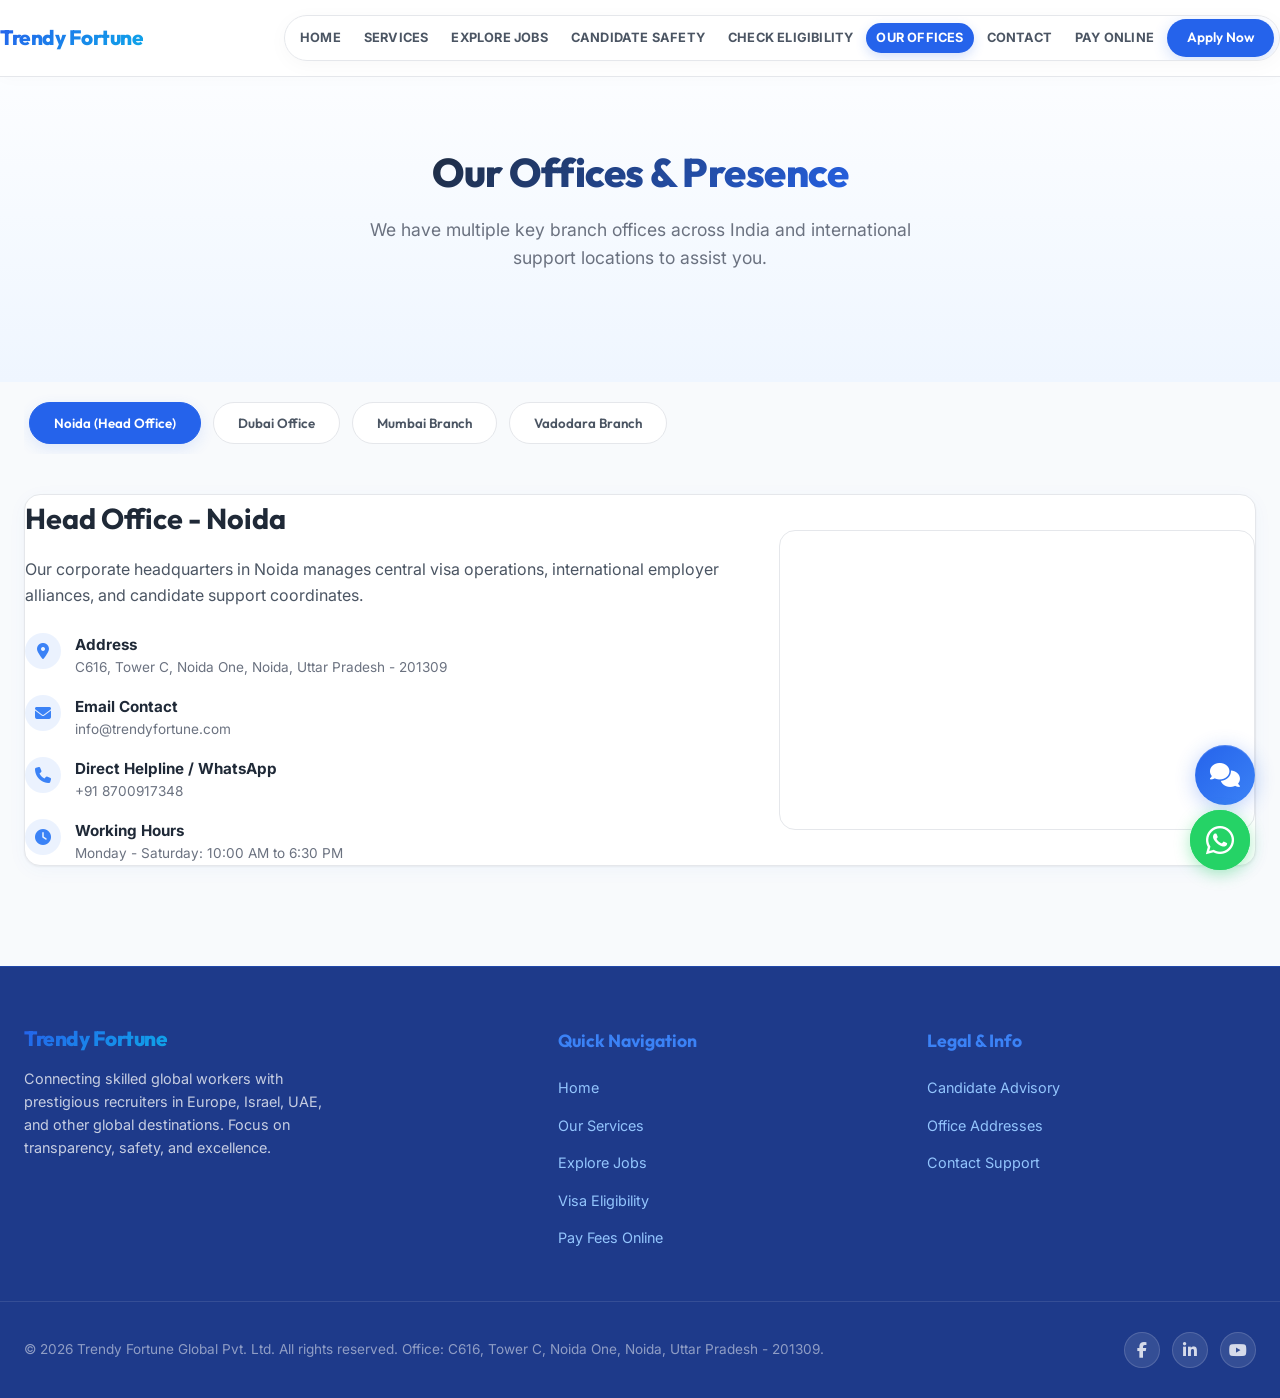
<file: locations.html>
<!DOCTYPE html>
<html lang="en">
<head>
    <meta charset="UTF-8">
    <meta name="viewport" content="width=device-width, initial-scale=1.0">
    <title>Our Office Locations | Trendy Fortune Global Pvt. Ltd.</title>
    <!-- Google Fonts -->
    <link rel="preconnect" href="https://fonts.googleapis.com">
    <link rel="preconnect" href="https://fonts.gstatic.com" crossorigin>
    <!-- FontAwesome Icons -->
    <link rel="stylesheet" href="https://cdnjs.cloudflare.com/ajax/libs/font-awesome/6.4.0/css/all.min.css">
    <!-- Main Style Sheet -->
    <link rel="stylesheet" href="style.css?v=1.1">
</head>
<body>

    <!-- Ambient Glow BG Elements -->
    <div class="ambient-glow-3"></div>

    <!-- Header / Navigation -->
    <header id="header">
        <div class="container nav-container">
            <a href="index.html" class="logo" id="nav-logo">
                
                <div class="logo-text">
                    <span class="logo-main">Trendy Fortune</span>
                </div>
            </a>
            
            <button class="mobile-nav-toggle" id="mobile-toggle" aria-label="Toggle Navigation">
                <i class="fa-solid fa-bars"></i>
            </button>

            <ul class="nav-menu" id="nav-menu">
                <li><a href="index.html" class="nav-link">Home</a></li>
                <li><a href="services.html" class="nav-link">Services</a></li>
                <li><a href="jobs.html" class="nav-link">Explore Jobs</a></li>
                <li><a href="safety.html" class="nav-link">Candidate Safety</a></li>
                <li><a href="eligibility.html" class="nav-link">Check Eligibility</a></li>
                <li><a href="locations.html" class="nav-link active-page">Our Offices</a></li>
                <li><a href="contact.html" class="nav-link">Contact</a></li>
                <li><a href="pay.html" class="nav-link">Pay Online</a></li>
                <li><a href="apply.html" class="btn btn-primary btn-sm" style="padding: 8px 20px; font-size: 0.85rem; color: #fff;">Apply Now</a></li>
            </ul>
        </div>
    </header>

    <!-- Locations Banner -->
    <section class="hero" style="padding: 140px 0 50px 0; min-height: auto; text-align: center;">
        <div class="container">
            <h1 class="section-title">Our Offices & Presence</h1>
            <p class="section-subtitle">We have multiple key branch offices across India and international support locations to assist you.</p>
        </div>
    </section>

    <!-- Tabbed Office Locations Section -->
    <section class="section" style="padding-top: 10px;">
        <div class="container">
            <div class="office-tabs" id="office-tabs">
                <button class="office-tab-btn active" data-office="noida">Noida (Head Office)</button>
                <button class="office-tab-btn" data-office="dubai">Dubai Office</button>
                <button class="office-tab-btn" data-office="mumbai">Mumbai Branch</button>
                <button class="office-tab-btn" data-office="vadodara">Vadodara Branch</button>
            </div>

            <!-- Head Office Noida -->
            <div class="office-content active glass-panel" id="office-noida">
                <div class="office-grid">
                    <div class="office-info">
                        <h3>Head Office - Noida</h3>
                        <p>Our corporate headquarters in Noida manages central visa operations, international employer alliances, and candidate support coordinates.</p>
                        <ul class="office-meta-list">
                            <li class="office-meta-item">
                                <div class="office-meta-icon"><i class="fa-solid fa-location-dot"></i></div>
                                <div class="office-meta-details">
                                    <h4>Address</h4>
                                    <p>C616, Tower C, Noida One, Noida, Uttar Pradesh - 201309</p>
                                </div>
                            </li>
                            <li class="office-meta-item">
                                <div class="office-meta-icon"><i class="fa-solid fa-envelope"></i></div>
                                <div class="office-meta-details">
                                    <h4>Email Contact</h4>
                                    <p>info@trendyfortune.com</p>
                                </div>
                            </li>
                            <li class="office-meta-item">
                                <div class="office-meta-icon"><i class="fa-solid fa-phone"></i></div>
                                <div class="office-meta-details">
                                    <h4>Direct Helpline / WhatsApp</h4>
                                    <p><a href="https://wa.me/918700917348" style="color: inherit; text-decoration: none;">+91 8700917348</a></p>
                                </div>
                            </li>
                            <li class="office-meta-item">
                                <div class="office-meta-icon"><i class="fa-solid fa-clock"></i></div>
                                <div class="office-meta-details">
                                    <h4>Working Hours</h4>
                                    <p>Monday - Saturday: 10:00 AM to 6:30 PM</p>
                                </div>
                            </li>
                        </ul>
                    </div>
                    <div class="office-graphic">
                        <iframe src="https://maps.google.com/maps?q=Noida%20One%20Tower%20C%20Noida&t=&z=15&ie=UTF8&iwloc=&output=embed" width="100%" height="100%" style="border:0;" allowfullscreen="" loading="lazy" referrerpolicy="no-referrer-when-downgrade"></iframe>
                    </div>
                </div>
            </div>

            <!-- Dubai Office -->
            <div class="office-content glass-panel" id="office-dubai">
                <div class="office-grid">
                    <div class="office-info">
                        <h3>Dubai / UAE Office</h3>
                        <p>Our Middle East operations hub coordinates directly with Arabian Gulf recruiters and handles onboarding support for candidates arriving in the Gulf region.</p>
                        <ul class="office-meta-list">
                            <li class="office-meta-item">
                                <div class="office-meta-icon"><i class="fa-solid fa-location-dot"></i></div>
                                <div class="office-meta-details">
                                    <h4>Address</h4>
                                    <p>CWS-IV-777149, 26th Floor, Amber Gem Tower, AJMEN</p>
                                </div>
                            </li>
                            <li class="office-meta-item">
                                <div class="office-meta-icon"><i class="fa-solid fa-globe"></i></div>
                                <div class="office-meta-details">
                                    <h4>Scope</h4>
                                    <p>Gulf Employer Relations & On-Arrival Orientation Hub</p>
                                </div>
                            </li>
                        </ul>
                    </div>
                    <div class="office-graphic">
                        <iframe src="https://maps.google.com/maps?q=Amber%20Gem%20Tower%20Ajman&t=&z=15&ie=UTF8&iwloc=&output=embed" width="100%" height="100%" style="border:0;" allowfullscreen="" loading="lazy" referrerpolicy="no-referrer-when-downgrade"></iframe>
                    </div>
                </div>
            </div>

            <!-- Mumbai Branch -->
            <div class="office-content glass-panel" id="office-mumbai">
                <div class="office-grid">
                    <div class="office-info">
                        <h3>Mumbai Branch Office</h3>
                        <p>Our Mumbai office serves as a primary hub for maritime, industrial trades, and specialized logistics screening desks.</p>
                        <ul class="office-meta-list">
                            <li class="office-meta-item">
                                <div class="office-meta-icon"><i class="fa-solid fa-location-dot"></i></div>
                                <div class="office-meta-details">
                                    <h4>Address</h4>
                                    <p>Branch Office- No. 206, 2nd Floor, So Lucky Corner, Andheri Kurla Road, Andheri East, Mumbai, Maharashtra - 400053</p>
                                </div>
                            </li>
                            <li class="office-meta-item">
                                <div class="office-meta-icon"><i class="fa-solid fa-briefcase"></i></div>
                                <div class="office-meta-details">
                                    <h4>Primary Operations</h4>
                                    <p>Skilled Trade Sourcing & Western India Logistics Support</p>
                                </div>
                            </li>
                        </ul>
                    </div>
                    <div class="office-graphic">
                        <iframe src="https://maps.google.com/maps?q=Andheri%20Kurla%20Road%20Andheri%20East%20Mumbai&t=&z=15&ie=UTF8&iwloc=&output=embed" width="100%" height="100%" style="border:0;" allowfullscreen="" loading="lazy" referrerpolicy="no-referrer-when-downgrade"></iframe>
                    </div>
                </div>
            </div>

            <!-- Vadodara Branch -->
            <div class="office-content glass-panel" id="office-vadodara">
                <div class="office-grid">
                    <div class="office-info">
                        <h3>Vadodara Branch Office</h3>
                        <p>Our Vadodara center operates as our primary candidate screening, technical interview, and skill verification venue for Gujarat region tradespeople.</p>
                        <ul class="office-meta-list">
                            <li class="office-meta-item">
                                <div class="office-meta-icon"><i class="fa-solid fa-location-dot"></i></div>
                                <div class="office-meta-details">
                                    <h4>Address</h4>
                                    <p>Branch Office-2nd floor vraj Raj complex Near uma cross road waghodia road Vadodara Gujarat 390019</p>
                                </div>
                            </li>
                            <li class="office-meta-item">
                                <div class="office-meta-icon"><i class="fa-solid fa-screwdriver-wrench"></i></div>
                                <div class="office-meta-details">
                                    <h4>Operations</h4>
                                    <p>Skill Testing Desk & Technical Interview Panel Coordinates</p>
                                </div>
                            </li>
                        </ul>
                    </div>
                    <div class="office-graphic">
                        <iframe src="https://maps.google.com/maps?q=Vraj%20Raj%20Complex%20Vadodara&t=&z=15&ie=UTF8&iwloc=&output=embed" width="100%" height="100%" style="border:0;" allowfullscreen="" loading="lazy" referrerpolicy="no-referrer-when-downgrade"></iframe>
                    </div>
                </div>
            </div>
        </div>
    </section>

    <!-- Footer -->
    <footer>
        <div class="container footer-grid">
            <div class="footer-brand">
                <a href="index.html" class="logo">
                    
                    <div class="logo-text">
                    <span class="logo-main">Trendy Fortune</span>
                    </div>
                </a>
                <p>Connecting skilled global workers with prestigious recruiters in Europe, Israel, UAE, and other global destinations. Focus on transparency, safety, and excellence.</p>
            </div>
            <div class="footer-links-col">
                <h4>Quick Navigation</h4>
                <ul class="footer-links">
                    <li><a href="index.html">Home</a></li>
                    <li><a href="services.html">Our Services</a></li>
                    <li><a href="jobs.html">Explore Jobs</a></li>
                    <li><a href="eligibility.html">Visa Eligibility</a></li>
                    <li><a href="pay.html">Pay Fees Online</a></li>
                </ul>
            </div>
            <div class="footer-links-col">
                <h4>Legal & Info</h4>
                <ul class="footer-links">
                    <li><a href="safety.html">Candidate Advisory</a></li>
                    <li><a href="locations.html">Office Addresses</a></li>
                    <li><a href="contact.html">Contact Support</a></li>
                </ul>
            </div>
        </div>
        <div class="container footer-bottom">
            <p>&copy; 2026 Trendy Fortune Global Pvt. Ltd. All rights reserved. Office: C616, Tower C, Noida One, Noida, Uttar Pradesh - 201309.</p>
            <div class="social-links">
                <a href="#" class="social-btn" aria-label="Facebook"><i class="fa-brands fa-facebook-f"></i></a>
                <a href="#" class="social-btn" aria-label="LinkedIn"><i class="fa-brands fa-linkedin-in"></i></a>
                <a href="#" class="social-btn" aria-label="Youtube"><i class="fa-brands fa-youtube"></i></a>
            </div>
        </div>
    </footer>

    <!-- Javascript Script -->
    <!-- AI Chatbot Widget -->
    <div class="ai-chatbot-container" id="chatbot-container">
        <!-- Chatbot Button -->
        <button class="ai-chatbot-toggle" id="chatbot-toggle" aria-label="Toggle AI Assistant">
            <i class="fa-solid fa-comments"></i>
            <span class="chatbot-badge" id="chatbot-badge" style="display: none;">1</span>
        </button>
        
        <!-- Chatbot Window -->
        <div class="ai-chatbot-window" id="chatbot-window">
            <!-- Header -->
            <div class="chatbot-header">
                <div class="chatbot-info">
                    <div class="chatbot-avatar"><i class="fa-solid fa-robot"></i></div>
                    <div>
                        <h4>Trendy AI Assistant</h4>
                        <p><span class="online-indicator"></span> Auto-Reply Active</p>
                    </div>
                </div>
                <div class="chatbot-actions">
                    <button class="chatbot-btn" id="chatbot-admin-btn" title="Admin Leads Report"><i class="fa-solid fa-key"></i></button>
                    <button class="chatbot-btn" id="chatbot-close-btn" title="Close"><i class="fa-solid fa-xmark"></i></button>
                </div>
            </div>
            
            <!-- Chat Messages Body -->
            <div class="chatbot-messages" id="chatbot-messages">
                <div class="chat-msg bot">
                    Hello! Welcome to Trendy Fortune Global. I am your AI career assistant. How can I help you today?
                </div>
                <div class="chatbot-quick-replies" id="chatbot-quick-replies">
                    <button class="qr-btn" onclick="sendQuickReply('Explore Job Openings')">Explore Jobs</button>
                    <button class="qr-btn" onclick="sendQuickReply('Visa Fees Policy')">Visa Fees?</button>
                    <button class="qr-btn" onclick="sendQuickReply('Check Candidate Safety')">Is it safe?</button>
                    <button class="qr-btn" onclick="sendQuickReply('Noida Office Location')">Office Address</button>
                </div>
            </div>
            
            <!-- Admin Report View (Hidden by default) -->
            <div class="chatbot-admin-panel" id="chatbot-admin-panel" style="display: none;">
                <div class="admin-panel-header">
                    <h5><i class="fa-solid fa-chart-line"></i> Daily Leads & Activity</h5>
                    <button class="admin-close-btn" id="admin-close-btn"><i class="fa-solid fa-arrow-left"></i> Back</button>
                </div>
                <div class="admin-stats">
                    <div class="admin-stat-card">
                        <span class="stat-num" id="admin-stat-chats">0</span>
                        <span class="stat-label">Total Chats</span>
                    </div>
                    <div class="admin-stat-card">
                        <span class="stat-num" id="admin-stat-leads">0</span>
                        <span class="stat-label">Leads Captured</span>
                    </div>
                </div>
                <div class="admin-leads-list" id="admin-leads-list">
                    <!-- Leads table generated dynamically -->
                </div>
                <div class="admin-actions">
                    <button class="btn btn-primary btn-sm" id="admin-download-report" style="width: 100%; border-radius: 8px;"><i class="fa-solid fa-download"></i> Download CSV Report</button>
                </div>
            </div>
            
            <!-- Input Area -->
            <form class="chatbot-input-area" id="chatbot-input-form">
                <input type="text" id="chatbot-input" placeholder="Type your query..." autocomplete="off" required>
                <button type="submit" class="chatbot-send-btn" id="chatbot-send"><i class="fa-solid fa-paper-plane"></i></button>
            </form>
        </div>
    </div>

    <script src="app.js?v=1.1"></script>
</body>
</html>
</file>
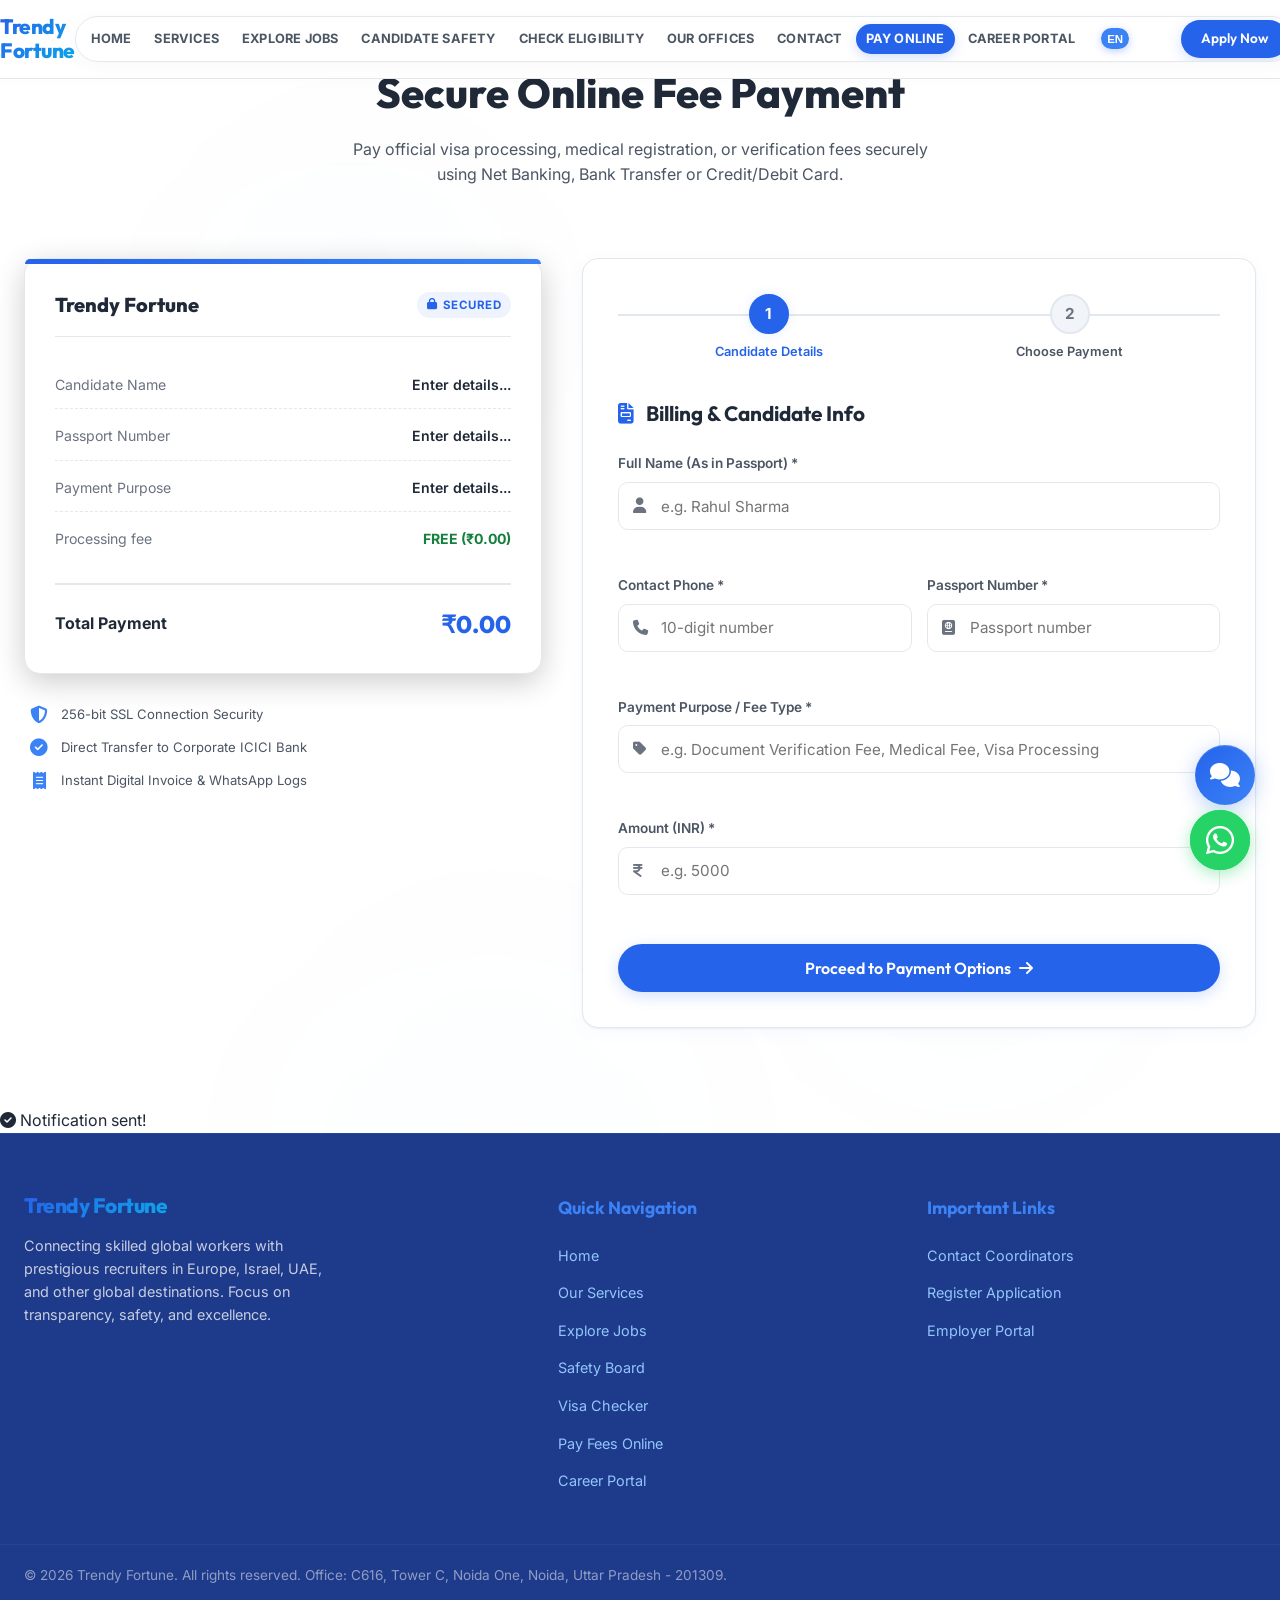
<file: pay.html>
<!DOCTYPE html>
<html lang="en">

<head>
    <meta charset="UTF-8">
    <meta name="viewport" content="width=device-width, initial-scale=1.0">
    <title>Secure Fee Payment | Trendy Fortune</title>
    <meta name="description"
        content="Pay official processing, medical, or visa fees securely for Trendy Fortune staffing solutions.">
    <!-- Google Fonts -->
    <link rel="preconnect" href="https://fonts.googleapis.com">
    <link rel="preconnect" href="https://fonts.gstatic.com" crossorigin>
    <link
        href="https://fonts.googleapis.com/css2?family=Inter:wght@400;500;600;700&family=Outfit:wght@500;700;800&display=swap"
        rel="stylesheet">
    <!-- FontAwesome icons -->
    <link rel="stylesheet" href="https://cdnjs.cloudflare.com/ajax/libs/font-awesome/6.4.0/css/all.min.css">
    <!-- Main CSS -->
    <link rel="stylesheet" href="style.css?v=1.1">
    <!-- Custom Style for Premium Payment Gateway -->
    <style>
        /* Checkout Layout */
        .checkout-container {
            display: grid;
            grid-template-columns: 1fr 1.3fr;
            gap: 40px;
            margin-top: 30px;
            align-items: start;
        }

        @media (max-width: 992px) {
            .checkout-container {
                grid-template-columns: 1fr;
                gap: 30px;
            }
        }

        /* Stepper Wizard */
        .stepper {
            display: flex;
            justify-content: space-between;
            align-items: center;
            margin-bottom: 35px;
            position: relative;
        }

        .stepper::before {
            content: '';
            position: absolute;
            top: 20px;
            left: 0;
            right: 0;
            height: 2px;
            background: #e2e8f0;
            z-index: 1;
        }

        .stepper-step {
            display: flex;
            flex-direction: column;
            align-items: center;
            position: relative;
            z-index: 2;
            flex: 1;
        }

        .step-number {
            width: 40px;
            height: 40px;
            border-radius: 50%;
            background: #f1f5f9;
            border: 2px solid #e2e8f0;
            display: flex;
            align-items: center;
            justify-content: center;
            font-weight: 700;
            color: var(--text-muted);
            transition: var(--transition-smooth);
            font-size: 0.95rem;
        }

        .stepper-step.active .step-number {
            background: var(--primary);
            border-color: var(--primary);
            color: white;
            box-shadow: 0 0 12px var(--primary-glow);
        }

        .stepper-step.completed .step-number {
            background: var(--success);
            border-color: var(--success);
            color: white;
            box-shadow: 0 0 12px var(--success-glow);
        }

        .step-label {
            font-size: 0.8rem;
            font-weight: 600;
            margin-top: 8px;
            color: var(--text-secondary);
            transition: var(--transition-smooth);
        }

        .stepper-step.active .step-label {
            color: var(--primary);
        }

        .stepper-step.completed .step-label {
            color: var(--success);
        }

        /* Step Panes */
        .checkout-step-pane {
            display: none;
        }

        .checkout-step-pane.active {
            display: block;
            animation: fadeIn 0.4s ease-out;
        }

        /* Dynamic Invoice Card (Left Pane) */
        .sticky-invoice-pane {
            position: sticky;
            top: 100px;
        }

        .invoice-card {
            background: var(--bg-surface);
            border-radius: 16px;
            border: 1px solid var(--border-glass);
            box-shadow: 0 8px 30px rgba(0, 0, 0, 0.2);
            padding: 30px;
            margin-bottom: 20px;
            position: relative;
        }

        .invoice-card::before {
            content: '';
            position: absolute;
            top: 0;
            left: 0;
            width: 100%;
            height: 5px;
            background: linear-gradient(90deg, var(--primary) 0%, var(--secondary) 100%);
            border-top-left-radius: 16px;
            border-top-right-radius: 16px;
        }

        .invoice-header {
            display: flex;
            justify-content: space-between;
            align-items: center;
            margin-bottom: 25px;
            padding-bottom: 15px;
            border-bottom: 1px solid var(--border-glass);
        }

        .invoice-brand {
            font-family: var(--font-heading);
            font-size: 1.25rem;
            font-weight: 800;
            color: var(--text-primary);
        }

        .invoice-badge {
            background: rgba(37, 99, 235, 0.08);
            color: var(--primary);
            font-size: 0.72rem;
            font-weight: 700;
            padding: 4px 10px;
            border-radius: 20px;
            display: flex;
            align-items: center;
            gap: 5px;
            letter-spacing: 0.5px;
        }

        .invoice-item {
            display: flex;
            justify-content: space-between;
            padding: 12px 0;
            font-size: 0.88rem;
            border-bottom: 1px dashed var(--border-glass);
        }

        .invoice-item:last-of-type {
            border-bottom: none;
        }

        .invoice-label {
            color: var(--text-muted);
        }

        .invoice-value {
            font-weight: 600;
            color: var(--text-primary);
            text-align: right;
            max-width: 60%;
            word-wrap: break-word;
        }

        .invoice-total {
            margin-top: 20px;
            padding-top: 20px;
            border-top: 2px solid var(--border-glass);
            display: flex;
            justify-content: space-between;
            align-items: center;
        }

        .total-label {
            font-weight: 700;
            color: var(--text-primary);
            font-size: 1rem;
        }

        .total-value {
            font-family: var(--font-heading);
            font-weight: 800;
            font-size: 1.5rem;
            color: var(--primary);
        }

        /* Trust badges */
        .trust-badges-panel {
            display: flex;
            flex-direction: column;
            gap: 12px;
            padding: 10px 5px;
        }

        .trust-badge-item {
            display: flex;
            align-items: center;
            gap: 12px;
            font-size: 0.82rem;
            color: var(--text-secondary);
        }

        .trust-badge-item i {
            font-size: 1.1rem;
            color: var(--secondary);
            width: 20px;
            text-align: center;
        }

        /* Form Inputs with icons */
        .input-group {
            position: relative;
            margin-top: 6px;
        }

        .input-group i {
            position: absolute;
            left: 15px;
            top: 50%;
            transform: translateY(-50%);
            color: var(--text-muted);
            font-size: 0.95rem;
            transition: var(--transition-smooth);
            pointer-events: none;
        }

        .input-group .form-input {
            padding-left: 42px !important;
            height: 48px;
            border-radius: 10px;
            border: 1px solid var(--border-glass);
            background: rgba(255, 255, 255, 0.02);
            color: var(--text-primary);
            transition: var(--transition-smooth);
        }

        .input-group .form-input:focus {
            border-color: var(--primary);
            box-shadow: 0 0 0 3px var(--primary-glow);
            outline: none;
        }

        .input-group .form-input:focus+i {
            color: var(--primary);
        }

        /* Payment Tabs Grid */
        .payment-methods {
            display: grid;
            grid-template-columns: repeat(3, 1fr);
            gap: 12px;
            margin-bottom: 25px;
        }

        @media (max-width: 576px) {
            .payment-methods {
                grid-template-columns: 1fr;
                gap: 8px;
            }
        }

        .pay-method-btn {
            padding: 14px 10px;
            border: 2px solid var(--border-glass);
            border-radius: 12px;
            background: var(--bg-surface);
            color: var(--text-secondary);
            font-weight: 700;
            font-size: 0.85rem;
            cursor: pointer;
            display: flex;
            flex-direction: column;
            align-items: center;
            gap: 8px;
            transition: var(--transition-smooth);
            text-align: center;
        }

        .pay-method-btn.active {
            border-color: var(--primary);
            color: var(--primary);
            background: rgba(37, 99, 235, 0.04);
            box-shadow: 0 4px 15px var(--primary-glow);
        }

        .pay-method-btn i {
            font-size: 1.4rem;
        }

        /* Popular Bank grid selection */
        .bank-grid {
            display: grid;
            grid-template-columns: repeat(3, 1fr);
            gap: 12px;
            margin-bottom: 20px;
        }

        @media (max-width: 480px) {
            .bank-grid {
                grid-template-columns: repeat(2, 1fr);
            }
        }

        .bank-card {
            padding: 15px 10px;
            border: 1px solid var(--border-glass);
            border-radius: 12px;
            background: rgba(255, 255, 255, 0.02);
            cursor: pointer;
            text-align: center;
            font-weight: 600;
            font-size: 0.82rem;
            color: var(--text-secondary);
            display: flex;
            flex-direction: column;
            align-items: center;
            gap: 8px;
            transition: var(--transition-smooth);
        }

        .bank-card i {
            font-size: 1.5rem;
            color: var(--text-muted);
            transition: var(--transition-smooth);
        }

        .bank-card:hover {
            border-color: var(--primary);
            background: rgba(37, 99, 235, 0.02);
        }

        .bank-card.selected {
            border-color: var(--primary);
            background: rgba(37, 99, 235, 0.05);
            color: var(--primary);
            box-shadow: 0 4px 12px rgba(37, 99, 235, 0.1);
        }

        .bank-card.selected i {
            color: var(--primary);
        }

        /* Metallic Corporate Bank Details Card */
        .bank-details-card {
            background: linear-gradient(135deg, #0f172a 0%, #1e293b 100%);
            border: 1.5px solid rgba(255, 255, 255, 0.08);
            box-shadow: 0 10px 25px rgba(15, 23, 42, 0.2);
            border-radius: 16px;
            padding: 24px;
            color: #f8fafc;
            position: relative;
            overflow: hidden;
            margin-bottom: 25px;
        }

        .bank-details-card::before {
            content: '';
            position: absolute;
            width: 150px;
            height: 150px;
            background: radial-gradient(circle, rgba(13, 148, 136, 0.15) 0%, transparent 70%);
            top: -50px;
            right: -50px;
            pointer-events: none;
        }

        .bank-details-title {
            display: flex;
            justify-content: space-between;
            align-items: center;
            margin-bottom: 18px;
        }

        .bank-details-logo {
            font-size: 1.05rem;
            font-weight: 700;
            color: #38bdf8;
            display: flex;
            align-items: center;
            gap: 8px;
        }

        .bank-details-chip {
            width: 35px;
            height: 25px;
            background: linear-gradient(135deg, #f59e0b 0%, #d97706 100%);
            border-radius: 4px;
            opacity: 0.8;
        }

        .bank-row {
            display: flex;
            justify-content: space-between;
            align-items: center;
            border-bottom: 1px solid rgba(255, 255, 255, 0.05);
            padding: 10px 0;
        }

        .bank-row:last-child {
            border-bottom: none;
        }

        .bank-row-label {
            font-size: 0.78rem;
            color: #94a3b8;
        }

        .bank-row-value {
            font-size: 0.85rem;
            font-weight: 600;
            color: #f1f5f9;
            display: flex;
            align-items: center;
            gap: 6px;
        }

        .copy-btn {
            background: rgba(255, 255, 255, 0.08);
            border: none;
            color: #38bdf8;
            padding: 4px 8px;
            border-radius: 4px;
            cursor: pointer;
            font-size: 0.75rem;
            transition: all 0.2s ease;
        }

        .copy-btn:hover {
            background: rgba(56, 189, 248, 0.15);
            color: white;
        }

        /* 3D Card Animation Styling */
        .card-container {
            width: 100%;
            height: 200px;
            perspective: 1000px;
            margin-bottom: 25px;
        }

        .credit-card {
            width: 100%;
            height: 100%;
            position: relative;
            transform-style: preserve-3d;
            transition: transform 0.6s cubic-bezier(0.16, 1, 0.3, 1);
            cursor: pointer;
        }

        .credit-card.flipped {
            transform: rotateY(180deg);
        }

        .card-face {
            position: absolute;
            width: 100%;
            height: 100%;
            backface-visibility: hidden;
            border-radius: 16px;
            padding: 24px;
            color: white;
            display: flex;
            flex-direction: column;
            justify-content: space-between;
            background: linear-gradient(135deg, #1e1b4b 0%, #312e81 100%);
            box-shadow: 0 10px 25px rgba(30, 27, 75, 0.25);
            border: 1px solid rgba(255, 255, 255, 0.05);
        }

        .card-face.back {
            transform: rotateY(180deg);
            background: linear-gradient(135deg, #0f172a 0%, #1e293b 100%);
            padding: 0;
            display: flex;
            flex-direction: column;
            justify-content: space-around;
        }

        .card-chip {
            width: 42px;
            height: 32px;
            background: linear-gradient(135deg, #f59e0b 0%, #d97706 100%);
            border-radius: 6px;
        }

        .card-brand-icon {
            font-size: 2.2rem;
            color: white;
            transition: var(--transition-smooth);
        }

        .card-number {
            font-size: 1.35rem;
            font-family: monospace;
            letter-spacing: 2px;
            word-spacing: 4px;
            margin: 18px 0;
            text-shadow: 0 2px 4px rgba(0, 0, 0, 0.3);
        }

        .card-meta {
            display: flex;
            justify-content: space-between;
            align-items: center;
        }

        .card-holder-label {
            font-size: 0.62rem;
            text-transform: uppercase;
            letter-spacing: 1px;
            opacity: 0.65;
            margin-bottom: 4px;
        }

        .card-holder-name {
            font-size: 0.9rem;
            font-weight: 600;
            text-transform: uppercase;
            letter-spacing: 0.5px;
        }

        .card-expiry-val {
            font-size: 0.95rem;
            font-family: monospace;
        }

        .card-black-strip {
            height: 45px;
            background: #000;
            width: 100%;
            margin-top: 15px;
        }

        .card-signature-area {
            margin: 10px 25px;
            height: 38px;
            background: #fff;
            color: #000;
            display: flex;
            align-items: center;
            justify-content: flex-end;
            padding-right: 15px;
            border-radius: 4px;
            font-family: monospace;
            font-weight: bold;
            font-style: italic;
        }

        /* Inline OTP Box layout */
        .otp-input-container {
            display: flex;
            justify-content: center;
            gap: 10px;
            margin: 20px 0;
        }

        .otp-digit-input {
            width: 42px;
            height: 48px;
            border-radius: 8px;
            border: 1px solid var(--border-glass);
            background: rgba(255, 255, 255, 0.02);
            color: var(--text-primary);
            text-align: center;
            font-size: 1.35rem;
            font-weight: 700;
            font-family: monospace;
            transition: var(--transition-smooth);
        }

        .otp-digit-input:focus {
            border-color: var(--primary);
            box-shadow: 0 0 0 3px var(--primary-glow);
            outline: none;
        }

        /* Printable Ticket Style Receipt */
        .receipt-ticket {
            background: var(--bg-surface);
            border-radius: 20px;
            box-shadow: 0 15px 40px rgba(0, 0, 0, 0.3);
            max-width: 520px;
            margin: 40px auto;
            position: relative;
            overflow: hidden;
            border: 1px solid var(--border-glass);
            display: none;
            animation: fadeIn 0.4s ease-out;
        }

        .receipt-ticket::before,
        .receipt-ticket::after {
            content: '';
            position: absolute;
            width: 24px;
            height: 24px;
            background: var(--bg-dark);
            border-radius: 50%;
            top: 56%;
            z-index: 10;
        }

        .receipt-ticket::before {
            left: -12px;
            box-shadow: inset -3px 0 5px rgba(0, 0, 0, 0.02);
        }

        .receipt-ticket::after {
            right: -12px;
            box-shadow: inset 3px 0 5px rgba(0, 0, 0, 0.02);
        }

        .ticket-header {
            background: linear-gradient(135deg, #1e1b4b 0%, #312e81 100%);
            color: white;
            padding: 35px 30px;
            text-align: center;
            position: relative;
        }

        .ticket-header::after {
            content: '';
            position: absolute;
            bottom: -1px;
            left: 0;
            width: 100%;
            height: 6px;
            background-image: radial-gradient(circle, transparent 6px, #ffffff 6px);
            background-size: 16px 16px;
        }

        .ticket-success-badge {
            width: 60px;
            height: 60px;
            background: rgba(16, 185, 129, 0.15);
            color: #15803d;
            border-radius: 50%;
            display: flex;
            align-items: center;
            justify-content: center;
            font-size: 2rem;
            margin: 0 auto 15px;
            border: 2px solid rgba(16, 185, 129, 0.3);
        }

        .ticket-body {
            padding: 30px;
            background: var(--bg-surface);
        }

        .ticket-row {
            display: flex;
            justify-content: space-between;
            align-items: center;
            padding: 12px 0;
            border-bottom: 1px dashed var(--border-glass);
            font-size: 0.9rem;
        }

        .ticket-row:last-of-type {
            border-bottom: none;
        }

        .ticket-row-label {
            color: var(--text-secondary);
        }

        .ticket-row-value {
            font-weight: 600;
            color: var(--text-primary);
        }

        .ticket-barcode-wrap {
            display: flex;
            flex-direction: column;
            align-items: center;
            margin-top: 25px;
            padding-top: 20px;
            border-top: 1px solid #f1f5f9;
        }

        .ticket-barcode {
            height: 48px;
            width: 100%;
            max-width: 280px;
            background: linear-gradient(90deg,
                    #000 0%, #000 1%, transparent 1%, transparent 2%,
                    #000 2%, #000 4%, transparent 4%, transparent 5%,
                    #000 5%, #000 6%, transparent 6%, transparent 7%,
                    #000 7%, #000 10%, transparent 10%, transparent 11%,
                    #000 11%, #000 12%, transparent 12%, transparent 14%,
                    #000 14%, #000 15%, transparent 15%, transparent 16%,
                    #000 16%, #000 18%, transparent 18%, transparent 19%,
                    #000 19%, #000 22%, transparent 22%, transparent 23%,
                    #000 23%, #000 25%, transparent 25%, transparent 27%,
                    #000 27%, #000 28%, transparent 28%, transparent 30%,
                    #000 30%, #000 32%, transparent 32%, transparent 35%,
                    #000 35%, #000 36%, transparent 36%, transparent 37%,
                    #000 37%, #000 40%, transparent 40%, transparent 41%,
                    #000 41%, #000 43%, transparent 43%, transparent 45%,
                    #000 45%, #000 46%, transparent 46%, transparent 47%,
                    #000 47%, #000 50%, transparent 50%, transparent 52%,
                    #000 52%, #000 54%, transparent 54%, transparent 55%,
                    #000 55%, #000 58%, transparent 58%, transparent 60%,
                    #000 60%, #000 61%, transparent 61%, transparent 63%,
                    #000 63%, #000 66%, transparent 66%, transparent 67%,
                    #000 67%, #000 68%, transparent 68%, transparent 70%,
                    #000 70%, #000 72%, transparent 72%, transparent 75%,
                    #000 75%, #000 78%, transparent 78%, transparent 80%,
                    #000 80%, #000 82%, transparent 82%, transparent 85%,
                    #000 85%, #000 88%, transparent 88%, transparent 90%,
                    #000 90%, #000 93%, transparent 93%, transparent 95%,
                    #000 95%, #000 98%, transparent 98%, transparent 100%);
            opacity: 0.8;
            margin-bottom: 6px;
        }

        /* Loader Overlay styling */
        .payment-loader {
            display: none;
            position: fixed;
            top: 0;
            left: 0;
            width: 100%;
            height: 100%;
            background: rgba(255, 255, 255, 0.95);
            z-index: 9999;
            flex-direction: column;
            align-items: center;
            justify-content: center;
            backdrop-filter: blur(5px);
        }

        .spinner-ring {
            width: 70px;
            height: 70px;
            border: 5px solid rgba(37, 99, 235, 0.1);
            border-top-color: var(--primary);
            border-radius: 50%;
            animation: spin 1s linear infinite;
            margin-bottom: 20px;
        }
    </style>
</head>

<body>
    <div class="ambient-glow-3"></div>

    <!-- Header / Navigation -->
    <header id="header">
        <div class="container nav-container">
            <a href="index.html" class="logo" id="nav-logo">
                
                <div class="logo-text">
                    <span class="logo-main">Trendy Fortune</span>
                </div>
            </a>

            <button class="mobile-nav-toggle" id="mobile-toggle" aria-label="Toggle Navigation">
                <i class="fa-solid fa-bars"></i>
            </button>

            <ul class="nav-menu" id="nav-menu">
                <li><a href="index.html#home" class="nav-link">Home</a></li>
                <li><a href="index.html#services" class="nav-link">Services</a></li>
                <li><a href="index.html#jobs" class="nav-link">Explore Jobs</a></li>
                <li><a href="index.html#safety" class="nav-link">Candidate Safety</a></li>
                <li><a href="index.html#eligibility" class="nav-link">Check Eligibility</a></li>
                <li><a href="index.html#locations" class="nav-link">Our Offices</a></li>
                <li><a href="index.html#contact" class="nav-link">Contact</a></li>
                <li><a href="pay.html" class="nav-link active-page">Pay Online</a></li>
                <li><a href="portal.html" class="nav-link">Career Portal</a></li>
                <li style="display: flex; align-items: center; justify-content: center; padding: 0 10px;">
                    <div class="lang-switch-container">
                        <button class="lang-btn active" onclick="changeLanguage('en')">EN</button>
                        <button class="lang-btn" onclick="changeLanguage('hi')">हिन्दी</button>
                    </div>
                </li>
                <li><a href="apply.html" class="btn btn-primary btn-sm"
                        style="padding: 8px 20px; font-size: 0.85rem; color: #fff;">Apply Now</a></li>
            </ul>
        </div>
    </header>

    <!-- Page Title Section -->
    <section class="page-title" style="padding: 60px 0 20px 0; text-align: center;">
        <div class="container">
            <h1
                style="font-family: var(--font-heading); font-size: 2.6rem; font-weight: 800; color: var(--text-primary);">
                Secure Online Fee Payment</h1>
            <p style="color: var(--text-secondary); max-width: 600px; margin: 10px auto 0;">Pay official visa
                processing, medical registration, or verification fees securely using Net Banking, Bank Transfer or
                Credit/Debit Card.</p>
        </div>
    </section>

    <!-- Main Payment Section -->
    <section style="padding: 20px 0 80px 0;">
        <div class="container">

            <!-- Success Receipt Card (Hidden initially, centers on success) -->
            <div class="receipt-ticket" id="receipt-card">
                <div class="ticket-header">
                    <div class="ticket-success-badge">
                        <i class="fa-solid fa-check"></i>
                    </div>
                    <h2
                        style="font-family: var(--font-heading); font-size: 1.5rem; font-weight: 700; margin-bottom: 4px;">
                        Payment Submitted Successfully!</h2>
                    <p style="color: rgba(255, 255, 255, 0.8); font-size: 0.85rem; margin: 0;">Trendy Fortune Online
                        Receipt stub</p>
                </div>
                <div class="ticket-body">
                    <div class="ticket-row">
                        <span class="ticket-row-label">Candidate Name</span>
                        <span class="ticket-row-value" id="rec-name">-</span>
                    </div>
                    <div class="ticket-row">
                        <span class="ticket-row-label">Passport Number</span>
                        <span class="ticket-row-value" id="rec-passport">-</span>
                    </div>
                    <div class="ticket-row">
                        <span class="ticket-row-label">Payment Purpose</span>
                        <span class="ticket-row-value" id="rec-category">-</span>
                    </div>
                    <div class="ticket-row">
                        <span class="ticket-row-label">Payment Mode</span>
                        <span class="ticket-row-value" id="rec-mode">-</span>
                    </div>
                    <div class="ticket-row">
                        <span class="ticket-row-label">Reference / Transaction ID</span>
                        <span class="ticket-row-value" id="rec-utr" style="font-family: monospace;">-</span>
                    </div>
                    <div class="ticket-row" style="margin-top: 10px; padding-top: 15px; border-top: 2px solid #f1f5f9;">
                        <span class="ticket-row-label" style="font-weight: bold; color: var(--text-primary);">Amount
                            Paid</span>
                        <span class="ticket-row-value" id="rec-amount"
                            style="color: var(--primary); font-size: 1.25rem; font-weight: 800;">-</span>
                    </div>

                    <div class="ticket-barcode-wrap">
                        <div class="ticket-barcode"></div>
                        <span id="barcode-val"
                            style="font-size: 0.65rem; font-family: monospace; letter-spacing: 2px; color: var(--text-muted); text-transform: uppercase;">NET1234567890</span>
                    </div>

                    <div style="display: flex; gap: 15px; margin-top: 25px;">
                        <button class="btn btn-secondary" onclick="window.print()"
                            style="flex: 1; padding: 10px; font-size: 0.88rem;"><i class="fa-solid fa-print"></i> Print
                            Details</button>
                        <button class="btn btn-primary" id="receipt-wa-btn"
                            style="flex: 1.5; padding: 10px; font-size: 0.88rem;"><i class="fa-brands fa-whatsapp"></i>
                            Share on WhatsApp</button>
                    </div>
                </div>
            </div>

            <!-- Stripe-Style 2-Column Grid -->
            <div class="checkout-container" id="payment-main-grid">

                <!-- Left Pane: Sticky Payment Summary & Trust Badges -->
                <div class="sticky-invoice-pane">
                    <div class="invoice-card">
                        <div class="invoice-header">
                            <span class="invoice-brand">Trendy Fortune</span>
                            <span class="invoice-badge"><i class="fa-solid fa-lock"></i> SECURED</span>
                        </div>
                        <div style="display: flex; flex-direction: column; gap: 4px;">
                            <div class="invoice-item">
                                <span class="invoice-label">Candidate Name</span>
                                <span class="invoice-value" id="summary-name">Enter details...</span>
                            </div>
                            <div class="invoice-item">
                                <span class="invoice-label">Passport Number</span>
                                <span class="invoice-value" id="summary-passport">Enter details...</span>
                            </div>
                            <div class="invoice-item">
                                <span class="invoice-label">Payment Purpose</span>
                                <span class="invoice-value" id="summary-category">Enter details...</span>
                            </div>
                            <div class="invoice-item">
                                <span class="invoice-label">Processing fee</span>
                                <span class="invoice-value" style="color: var(--success); font-weight: bold;">FREE
                                    (₹0.00)</span>
                            </div>
                        </div>
                        <div class="invoice-total">
                            <span class="total-label">Total Payment</span>
                            <span class="total-value" id="summary-amount">₹0.00</span>
                        </div>
                    </div>

                    <div class="trust-badges-panel">
                        <div class="trust-badge-item">
                            <i class="fa-solid fa-shield-halved"></i>
                            <span>256-bit SSL Connection Security</span>
                        </div>
                        <div class="trust-badge-item">
                            <i class="fa-solid fa-circle-check"></i>
                            <span>Direct Transfer to Corporate ICICI Bank</span>
                        </div>
                        <div class="trust-badge-item">
                            <i class="fa-solid fa-receipt"></i>
                            <span>Instant Digital Invoice & WhatsApp Logs</span>
                        </div>
                    </div>
                </div>

                <!-- Right Pane: Multi-Step Checkout Action Form -->
                <div class="glass-panel" style="padding: 35px;">
                    <!-- Visual Stepper Progress Bar -->
                    <div class="stepper">
                        <div class="stepper-step active" id="step-node-1">
                            <div class="step-number">1</div>
                            <div class="step-label">Candidate Details</div>
                        </div>
                        <div class="stepper-step" id="step-node-2">
                            <div class="step-number">2</div>
                            <div class="step-label">Choose Payment</div>
                        </div>
                    </div>

                    <!-- STEP 1 PANE: Candidate Details -->
                    <div class="checkout-step-pane active" id="step-details">
                        <h3
                            style="font-family: var(--font-heading); font-weight: 700; color: var(--text-primary); margin-bottom: 20px; font-size: 1.3rem;">
                            <i class="fa-solid fa-file-invoice" style="color: var(--primary); margin-right: 8px;"></i>
                            Billing & Candidate Info
                        </h3>

                        <form id="payment-details-form" onsubmit="proceedToPayment(event)">
                            <div style="display: grid; grid-template-columns: 1fr; gap: 18px;">
                                <div class="form-group">
                                    <label for="pay-name"
                                        style="font-size: 0.85rem; font-weight: 600; color: var(--text-secondary);">Full
                                        Name (As in Passport) *</label>
                                    <div class="input-group">
                                        <input type="text" id="pay-name" class="form-input" style="width:100%;"
                                            placeholder="e.g. Rahul Sharma" oninput="syncSummary()" required>
                                        <i class="fa-solid fa-user"></i>
                                    </div>
                                </div>
                                <div style="display: grid; grid-template-columns: 1fr 1fr; gap: 15px;">
                                    <div class="form-group">
                                        <label for="pay-phone"
                                            style="font-size: 0.85rem; font-weight: 600; color: var(--text-secondary);">Contact
                                            Phone *</label>
                                        <div class="input-group">
                                            <input type="tel" id="pay-phone" class="form-input" style="width:100%;"
                                                placeholder="10-digit number" oninput="syncSummary()" required>
                                            <i class="fa-solid fa-phone"></i>
                                        </div>
                                    </div>
                                    <div class="form-group">
                                        <label for="pay-passport"
                                            style="font-size: 0.85rem; font-weight: 600; color: var(--text-secondary);">Passport
                                            Number *</label>
                                        <div class="input-group">
                                            <input type="text" id="pay-passport" class="form-input" style="width:100%;"
                                                placeholder="Passport number" oninput="syncSummary()" required>
                                            <i class="fa-solid fa-passport"></i>
                                        </div>
                                    </div>
                                </div>
                                <div class="form-group">
                                    <label for="pay-category"
                                        style="font-size: 0.85rem; font-weight: 600; color: var(--text-secondary);">Payment
                                        Purpose / Fee Type *</label>
                                    <div class="input-group">
                                        <input type="text" id="pay-category" class="form-input" style="width:100%;"
                                            placeholder="e.g. Document Verification Fee, Medical Fee, Visa Processing"
                                            oninput="syncSummary()" required>
                                        <i class="fa-solid fa-tag"></i>
                                    </div>
                                </div>
                                <div class="form-group">
                                    <label for="pay-amount"
                                        style="font-size: 0.85rem; font-weight: 600; color: var(--text-secondary);">Amount
                                        (INR) *</label>
                                    <div class="input-group">
                                        <input type="number" id="pay-amount" class="form-input" style="width:100%;"
                                            min="100" placeholder="e.g. 5000" oninput="syncSummary()" required>
                                        <i class="fa-solid fa-indian-rupee-sign"></i>
                                    </div>
                                </div>
                            </div>
                            <button type="submit" class="btn btn-primary"
                                style="width:100%; margin-top: 25px; padding: 14px;">
                                Proceed to Payment Options <i class="fa-solid fa-arrow-right"></i>
                            </button>
                        </form>
                    </div>

                    <!-- STEP 2 PANE: Select Payment Method -->
                    <div class="checkout-step-pane" id="step-payment">
                        <div
                            style="display: flex; align-items: center; justify-content: space-between; margin-bottom: 20px;">
                            <h3
                                style="font-family: var(--font-heading); font-weight: 700; color: var(--text-primary); font-size: 1.3rem; margin: 0;">
                                <i class="fa-solid fa-credit-card"
                                    style="color: var(--primary); margin-right: 8px;"></i> Select Payment Method
                            </h3>
                            <button type="button" class="btn btn-secondary btn-sm" onclick="backToStep1()"
                                style="padding: 5px 12px; font-size: 0.78rem; border-radius: 6px;">
                                <i class="fa-solid fa-chevron-left"></i> Back
                            </button>
                        </div>

                        <!-- Payment Tab Buttons -->
                        <div class="payment-methods">
                            <button class="pay-method-btn active" id="btn-method-netbanking"
                                onclick="switchMethod('netbanking')">
                                <i class="fa-solid fa-desktop"></i>
                                <span>Net Banking</span>
                            </button>
                            <button class="pay-method-btn" id="btn-method-transfer" onclick="switchMethod('transfer')">
                                <i class="fa-solid fa-building-columns"></i>
                                <span>Bank Transfer</span>
                            </button>
                            <button class="pay-method-btn" id="btn-method-card" onclick="switchMethod('card')">
                                <i class="fa-solid fa-credit-card"></i>
                                <span>Card Payment</span>
                            </button>
                        </div>

                        <!-- NET BANKING TAB -->
                        <div id="method-netbanking-screen" style="display: block;">
                            <!-- Razorpay Secure Payment Link Card -->
                            <div
                                style="background: rgba(16, 185, 129, 0.04); border: 1.5px dashed #15803d; border-radius: 16px; padding: 20px; margin-bottom: 25px; text-align: center;">
                                <div
                                    style="font-weight: 700; color: #15803d; font-size: 0.95rem; margin-bottom: 8px; display: flex; align-items: center; justify-content: center; gap: 8px;">
                                    <i class="fa-solid fa-shield-halved"></i> Real-time Online Checkout (Razorpay)
                                </div>
                                <p style="font-size: 0.8rem; color: var(--text-secondary); margin-bottom: 15px;">
                                    Pay instantly and securely using Net Banking, UPI apps (PhonePe, GPay, Paytm), or
                                    Cards via Razorpay.
                                </p>
                                <a href="https://rzp.io/l/trendyfortune" id="real-payment-link" target="_blank"
                                    class="btn btn-primary btn-sm"
                                    style="display: inline-block; width: auto; padding: 10px 22px; font-weight: bold; background: #15803d; color: white; border: none; border-radius: 8px; text-decoration: none; transition: var(--transition-smooth);"
                                    onclick="trackRealPaymentClick(event)">
                                    <i class="fa-solid fa-wallet"></i> Pay via Secure Razorpay Portal
                                </a>
                                <span
                                    style="font-size: 0.72rem; color: var(--text-muted); display: block; margin-top: 8px;">Once
                                    payment succeeds, enter the Payment ID below to generate receipt.</span>

                                <!-- Razorpay verification box -->
                                <div id="razorpay-verification-box"
                                    style="margin-top: 20px; padding-top: 20px; border-top: 1px dashed rgba(16, 185, 129, 0.3); text-align: left; display: none; animation: fadeIn 0.3s ease-out;">
                                    <div class="form-group" style="margin-bottom: 15px;">
                                        <label for="razorpay-payment-id"
                                            style="display: block; font-size: 0.82rem; font-weight: 600; margin-bottom: 6px; color: var(--text-primary);">Razorpay
                                            Payment ID / Transaction ID *</label>
                                        <div class="input-group">
                                            <input type="text" id="razorpay-payment-id" class="form-input"
                                                style="width:100%; border: 1px solid #cbd5e1; border-radius: 8px; padding: 8px 12px;"
                                                placeholder="e.g. pay_P12345abcd6789 or UPI Ref"
                                                oninput="validateRazorpayInput()">
                                            <i class="fa-solid fa-receipt" style="top: 50%;"></i>
                                        </div>
                                    </div>
                                    <button type="button" id="razorpay-confirm-btn" onclick="submitRazorpayPayment()"
                                        class="btn btn-primary btn-sm"
                                        style="width:100%; padding: 10px; background: #15803d; border: none; font-weight: bold; color: white; border-radius: 8px;"
                                        disabled>
                                        Verify & Confirm Razorpay Payment
                                    </button>
                                </div>
                            </div>

                            <div
                                style="display: flex; align-items: center; justify-content: center; gap: 10px; margin-bottom: 20px; color: var(--text-muted);">
                                <span style="height: 1px; background: #e2e8f0; flex: 1;"></span>
                                <span style="font-size: 0.75rem; font-weight: 600; text-transform: uppercase;">Or
                                    Simulated Bank Login</span>
                                <span style="height: 1px; background: #e2e8f0; flex: 1;"></span>
                            </div>

                            <div id="netbanking-bank-selector">
                                <h4
                                    style="font-size: 0.9rem; font-weight: 700; color: var(--text-primary); margin-bottom: 12px;">
                                    Select Popular Bank</h4>

                                <div class="bank-grid">
                                    <div class="bank-card" id="bank-sbi" onclick="selectBank('SBI', this)">
                                        <i class="fa-solid fa-building-columns"></i>
                                        <span>SBI</span>
                                    </div>
                                    <div class="bank-card" id="bank-hdfc" onclick="selectBank('HDFC', this)">
                                        <i class="fa-solid fa-building-columns"></i>
                                        <span>HDFC</span>
                                    </div>
                                    <div class="bank-card" id="bank-icici" onclick="selectBank('ICICI', this)">
                                        <i class="fa-solid fa-building-columns"></i>
                                        <span>ICICI</span>
                                    </div>
                                    <div class="bank-card" id="bank-axis" onclick="selectBank('AXIS', this)">
                                        <i class="fa-solid fa-building-columns"></i>
                                        <span>AXIS</span>
                                    </div>
                                    <div class="bank-card" id="bank-kotak" onclick="selectBank('KOTAK', this)">
                                        <i class="fa-solid fa-building-columns"></i>
                                        <span>KOTAK</span>
                                    </div>
                                    <div class="bank-card" id="bank-pnb" onclick="selectBank('PNB', this)">
                                        <i class="fa-solid fa-building-columns"></i>
                                        <span>PNB</span>
                                    </div>
                                </div>

                                <div class="form-group" style="margin-bottom: 25px;">
                                    <label
                                        style="display: block; font-size: 0.82rem; font-weight: 600; margin-bottom: 6px;">Or
                                        Choose Other Bank</label>
                                    <select id="other-bank-select" class="form-input"
                                        style="width:100%; height:42px; border-radius:8px; border:1px solid #cbd5e1; padding: 0 10px;"
                                        onchange="selectOtherBank(this)">
                                        <option value="" selected disabled>Choose Bank...</option>
                                        <option value="Bank of Baroda">Bank of Baroda</option>
                                        <option value="Canara Bank">Canara Bank</option>
                                        <option value="Union Bank of India">Union Bank of India</option>
                                        <option value="IDBI Bank">IDBI Bank</option>
                                        <option value="Yes Bank">Yes Bank</option>
                                        <option value="IndusInd Bank">IndusInd Bank</option>
                                        <option value="Federal Bank">Federal Bank</option>
                                    </select>
                                </div>
                            </div>

                            <!-- Netbanking Login Credentials Panel -->
                            <div id="netbanking-login-form"
                                style="display: none; background: #f8fafc; border: 1px solid #cbd5e1; border-radius: 12px; padding: 20px; margin-bottom: 20px; animation: fadeIn 0.3s ease-out;">
                                <div
                                    style="display: flex; align-items: center; gap: 8px; color: var(--primary); font-weight: bold; font-size: 0.85rem; margin-bottom: 12px;">
                                    <i class="fa-solid fa-shield-halved"></i> Secure Bank Login Gateway
                                </div>
                                <div class="form-group" style="margin-bottom: 12px;">
                                    <label
                                        style="display: block; font-size: 0.8rem; font-weight: 600; margin-bottom: 4px;">Netbanking
                                        User ID / Customer ID *</label>
                                    <input type="text" id="netbanking-user" class="form-input"
                                        style="width:100%; border: 1px solid #cbd5e1; border-radius: 8px; padding: 8px 12px;"
                                        placeholder="Enter Customer ID" required>
                                </div>
                                <div class="form-group" style="margin-bottom: 4px;">
                                    <label
                                        style="display: block; font-size: 0.8rem; font-weight: 600; margin-bottom: 4px;">Login
                                        Password / PIN *</label>
                                    <input type="password" id="netbanking-pass" class="form-input"
                                        style="width:100%; border: 1px solid #cbd5e1; border-radius: 8px; padding: 8px 12px;"
                                        placeholder="••••••••" required>
                                </div>
                            </div>

                            <!-- Inline Netbanking OTP Verification Card (Preplaces prompt) -->
                            <div id="netbanking-otp-container"
                                style="display: none; background: var(--bg-surface); border: 1.5px solid var(--primary); border-radius: 12px; padding: 25px; margin-bottom: 20px; text-align: center; animation: fadeIn 0.3s ease-out;">
                                <div style="color: var(--primary); font-size: 1.8rem; margin-bottom: 8px;"><i
                                        class="fa-solid fa-shield-halved"></i></div>
                                <h4
                                    style="font-weight: 700; color: var(--text-primary); margin-bottom: 5px; font-size: 1.05rem;">
                                    Enter Security OTP</h4>
                                <p
                                    style="font-size: 0.78rem; color: var(--text-secondary); margin-bottom: 15px; line-height: 1.4;">
                                    A 6-digit transaction authorization OTP has been sent to your registered mobile
                                    number.</p>

                                <div class="otp-input-container">
                                    <input type="text" class="otp-digit-input" id="otp-1" maxlength="1"
                                        oninput="moveOtpFocus(this, 'otp-2')" autofocus>
                                    <input type="text" class="otp-digit-input" id="otp-2" maxlength="1"
                                        oninput="moveOtpFocus(this, 'otp-3')">
                                    <input type="text" class="otp-digit-input" id="otp-3" maxlength="1"
                                        oninput="moveOtpFocus(this, 'otp-4')">
                                    <input type="text" class="otp-digit-input" id="otp-4" maxlength="1"
                                        oninput="moveOtpFocus(this, 'otp-5')">
                                    <input type="text" class="otp-digit-input" id="otp-5" maxlength="1"
                                        oninput="moveOtpFocus(this, 'otp-6')">
                                    <input type="text" class="otp-digit-input" id="otp-6" maxlength="1"
                                        oninput="moveOtpFocus(this, null)">
                                </div>

                                <div id="otp-timer-container"
                                    style="font-size: 0.78rem; color: var(--text-muted); margin-bottom: 20px;">
                                    Resend OTP in <span id="otp-countdown"
                                        style="font-weight: bold; color: var(--primary);">30</span>s
                                </div>

                                <div style="display: flex; gap: 12px;">
                                    <button type="button" class="btn btn-secondary btn-sm"
                                        onclick="cancelNetbankingPayment()"
                                        style="flex: 1; padding: 10px; border-radius: 8px; font-size: 0.85rem;">Cancel</button>
                                    <button type="button" class="btn btn-primary btn-sm" onclick="verifyNetbankingOTP()"
                                        style="flex: 1.8; padding: 10px; border-radius: 8px; font-size: 0.85rem; font-weight: bold;">Verify
                                        & Pay</button>
                                </div>
                            </div>

                            <button type="button" id="netbanking-submit-btn" onclick="submitNetbankingPayment()"
                                class="btn btn-primary" style="width:100%; padding: 14px;" disabled>
                                Proceed to Pay <span id="netbanking-pay-amount-lbl"></span>
                            </button>
                        </div>

                        <!-- BANK TRANSFER TAB -->
                        <div id="method-transfer-screen" style="display: none;">
                            <!-- ICICI Corporate Metallic Account Card -->
                            <div class="bank-details-card">
                                <div class="bank-details-title">
                                    <div class="bank-details-logo">
                                        <i class="fa-solid fa-building-columns"></i> Corporate Account
                                    </div>
                                    <div class="bank-details-chip"></div>
                                </div>

                                <div style="display: flex; flex-direction: column; gap: 4px;">
                                    <div class="bank-row">
                                        <span class="bank-row-label">Bank Name</span>
                                        <span class="bank-row-value" style="color: var(--accent);">ICICI Bank</span>
                                    </div>
                                    <div class="bank-row">
                                        <span class="bank-row-label">Account Holder</span>
                                        <span class="bank-row-value">Trendy Fortune Overseas Pvt Ltd</span>
                                    </div>
                                    <div class="bank-row">
                                        <span class="bank-row-label">Account Number</span>
                                        <div class="bank-row-value">
                                            <span
                                                style="font-family: monospace; font-size: 0.95rem; letter-spacing: 0.5px;"
                                                id="bank-ac-val">721805000848</span>
                                            <button type="button" class="copy-btn"
                                                onclick="copyToClipboard('721805000848', this)"><i
                                                    class="fa-regular fa-copy"></i> Copy</button>
                                        </div>
                                    </div>
                                    <div class="bank-row">
                                        <span class="bank-row-label">IFSC Code</span>
                                        <div class="bank-row-value">
                                            <span
                                                style="font-family: monospace; font-size: 0.95rem; letter-spacing: 0.5px;"
                                                id="bank-ifsc-val">ICIC0007218</span>
                                            <button type="button" class="copy-btn"
                                                onclick="copyToClipboard('ICIC0007218', this)"><i
                                                    class="fa-regular fa-copy"></i> Copy</button>
                                        </div>
                                    </div>
                                    <div class="bank-row">
                                        <span class="bank-row-label">Account Type</span>
                                        <span class="bank-row-value">Current Account</span>
                                    </div>
                                    <div class="bank-row">
                                        <span class="bank-row-label">Branch</span>
                                        <span class="bank-row-value"
                                            style="text-align: right; font-size: 0.78rem;">I-thum, Sector-62,
                                            Noida</span>
                                    </div>
                                </div>
                            </div>

                            <div
                                style="background: rgba(217, 119, 6, 0.05); border: 1px solid rgba(217, 119, 6, 0.15); border-radius: 12px; padding: 15px; margin-bottom: 20px;">
                                <div
                                    style="font-weight: bold; color: var(--accent); font-size: 0.82rem; margin-bottom: 5px; display: flex; align-items: center; gap: 6px;">
                                    <i class="fa-solid fa-circle-info"></i> Direct Bank Transfer Steps:
                                </div>
                                <p
                                    style="font-size: 0.76rem; color: var(--text-secondary); line-height: 1.5; margin: 0;">
                                    1. Open your Net Banking Portal or Mobile App (IMPS/NEFT/RTGS).<br>
                                    2. Transfer the fee to the official **ICICI Bank** account above.<br>
                                    3. Note down the **Transaction Reference ID / UTR Number**.<br>
                                    4. Enter the UTR reference below to verify and log.
                                </p>
                            </div>

                            <!-- UTR Reference Verification Input -->
                            <div class="form-group" style="margin-bottom: 20px;">
                                <label for="transfer-ref-id"
                                    style="display: block; font-size: 0.82rem; font-weight: 600; margin-bottom: 6px;">Transaction
                                    Reference ID / UTR *</label>
                                <div class="input-group">
                                    <input type="text" id="transfer-ref-id" class="form-input"
                                        style="width:100%; text-transform: uppercase;"
                                        placeholder="12-digit UTR or Txn ID" required>
                                    <i class="fa-solid fa-receipt"></i>
                                </div>
                            </div>

                            <button type="button" id="transfer-submit-btn" onclick="submitTransferPayment()"
                                class="btn btn-primary" style="width:100%; padding: 14px;">
                                Confirm Bank Transfer <span id="transfer-pay-amount-lbl"></span>
                            </button>
                        </div>

                        <!-- CARD PAYMENT TAB -->
                        <div id="method-card-screen" style="display: none;">
                            <!-- Interactive 3D Flipped Credit Card visual -->
                            <div class="card-container">
                                <div class="credit-card" id="credit-card-3d">
                                    <!-- Front Face -->
                                    <div class="card-face front">
                                        <div
                                            style="display: flex; justify-content: space-between; align-items: center;">
                                            <div class="card-chip"></div>
                                            <i class="fa-solid fa-credit-card card-brand-icon" id="vis-card-logo"></i>
                                        </div>
                                        <div class="card-number" id="vis-card-number">•••• •••• •••• ••••</div>
                                        <div class="card-meta">
                                            <div>
                                                <div class="card-holder-label">Card Holder</div>
                                                <div class="card-holder-name" id="vis-card-name">CARDHOLDER NAME</div>
                                            </div>
                                            <div style="text-align: right;">
                                                <div class="card-holder-label">Expires</div>
                                                <div class="card-expiry-val" id="vis-card-expiry">MM/YY</div>
                                            </div>
                                        </div>
                                    </div>
                                    <!-- Back Face -->
                                    <div class="card-face back">
                                        <div class="card-black-strip"></div>
                                        <div>
                                            <div class="card-holder-label" style="margin-left: 25px;">CVV / Security
                                                Code</div>
                                            <div class="card-signature-area" id="vis-card-cvv">•••</div>
                                        </div>
                                    </div>
                                </div>
                            </div>

                            <!-- Card Inputs Form -->
                            <form id="card-payment-form" onsubmit="submitCardPayment(event)">
                                <div class="form-group" style="margin-bottom: 12px;">
                                    <label
                                        style="display: block; font-size: 0.82rem; font-weight: 600; margin-bottom: 4px;">Card
                                        Number</label>
                                    <input type="text" id="card-num-input" class="form-input"
                                        style="width:100%; font-family: monospace; border:1px solid #cbd5e1; border-radius:8px; padding: 10px;"
                                        maxlength="19" placeholder="4111 2222 3333 4444"
                                        oninput="formatCardNumber(this)" required>
                                </div>
                                <div class="form-group" style="margin-bottom: 12px;">
                                    <label
                                        style="display: block; font-size: 0.82rem; font-weight: 600; margin-bottom: 4px;">Cardholder
                                        Name</label>
                                    <input type="text" id="card-name-input" class="form-input"
                                        style="width:100%; text-transform: uppercase; border:1px solid #cbd5e1; border-radius:8px; padding: 10px;"
                                        placeholder="NAME ON CARD" oninput="updateCardName(this)" required>
                                </div>
                                <div
                                    style="display: grid; grid-template-columns: 1fr 1fr; gap: 15px; margin-bottom: 20px;">
                                    <div class="form-group">
                                        <label
                                            style="display: block; font-size: 0.82rem; font-weight: 600; margin-bottom: 4px;">Expiry
                                            Date</label>
                                        <input type="text" id="card-expiry-input" class="form-input"
                                            style="width:100%; font-family: monospace; border:1px solid #cbd5e1; border-radius:8px; padding: 10px;"
                                            maxlength="5" placeholder="MM/YY" oninput="formatCardExpiry(this)" required>
                                    </div>
                                    <div class="form-group">
                                        <label
                                            style="display: block; font-size: 0.82rem; font-weight: 600; margin-bottom: 4px;">CVV
                                            Code</label>
                                        <input type="text" id="card-cvv-input" class="form-input"
                                            style="width:100%; font-family: monospace; border:1px solid #cbd5e1; border-radius:8px; padding: 10px;"
                                            maxlength="3" placeholder="123" onfocus="flipCard(true)"
                                            onblur="flipCard(false)" oninput="updateCardCVV(this)" required>
                                    </div>
                                </div>
                                <button type="submit" id="card-submit-btn" class="btn btn-primary"
                                    style="width:100%; padding: 14px;">
                                    Pay Now <span id="card-pay-amount-lbl"></span>
                                </button>
                            </form>
                        </div>
                    </div>
                </div>

            </div>

        </div>
    </section>

    <!-- Payment Processing Loader (Mock visual) -->
    <div class="payment-loader" id="payment-loader">
        <div class="spinner-ring"></div>
        <h3 style="font-family: var(--font-heading); font-weight: 700; color: var(--text-primary); margin-bottom: 6px;"
            id="loader-title">Processing Payment</h3>
        <p style="color: var(--text-secondary); font-size: 0.9rem;" id="loader-desc">Please do not close or refresh this
            page...</p>
    </div>

    <!-- Success Toast Notification -->
    <div class="toast-success" id="success-toast">
        <i class="fa-solid fa-circle-check"></i>
        <span id="toast-message">Notification sent!</span>
    </div>

    <!-- Footer -->
    <footer>
        <div class="container footer-grid">
            <div class="footer-brand">
                <a href="index.html" class="logo">
                    
                    <div class="logo-text">
                    <span class="logo-main">Trendy Fortune</span>
                </div>
                </a>
                <p>Connecting skilled global workers with prestigious recruiters in Europe, Israel, UAE, and other
                    global destinations. Focus on transparency, safety, and excellence.</p>
            </div>
            <div class="footer-links-col">
                <h4>Quick Navigation</h4>
                <ul class="footer-links">
                    <li><a href="index.html#home">Home</a></li>
                    <li><a href="index.html#services">Our Services</a></li>
                    <li><a href="index.html#jobs">Explore Jobs</a></li>
                    <li><a href="index.html#safety">Safety Board</a></li>
                    <li><a href="index.html#eligibility">Visa Checker</a></li>
                    <li><a href="pay.html">Pay Fees Online</a></li>
                    <li><a href="portal.html">Career Portal</a></li>
                </ul>
            </div>
            <div class="footer-links-col">
                <h4>Important Links</h4>
                <ul class="footer-links">
                    <li><a href="index.html#locations">Contact Coordinators</a></li>
                    <li><a href="apply.html">Register Application</a></li>
                    <li><a href="admin.html">Employer Portal</a></li>
                </ul>
            </div>
        </div>
        <div class="container footer-bottom"
            style="margin-top: 30px; padding-top: 20px; border-top: 1px solid rgba(255, 255, 255, 0.05); text-align: center;">
            <p>&copy; 2026 Trendy Fortune. All rights reserved. Office: C616, Tower C, Noida One, Noida, Uttar Pradesh -
                201309.</p>
        </div>
    </footer>

    <!-- Scripts -->
    <!-- AI Chatbot Widget -->
    <div class="ai-chatbot-container" id="chatbot-container">
        <!-- Chatbot Button -->
        <button class="ai-chatbot-toggle" id="chatbot-toggle" aria-label="Toggle AI Assistant">
            <i class="fa-solid fa-comments"></i>
            <span class="chatbot-badge" id="chatbot-badge" style="display: none;">1</span>
        </button>

        <!-- Chatbot Window -->
        <div class="ai-chatbot-window" id="chatbot-window">
            <!-- Header -->
            <div class="chatbot-header">
                <div class="chatbot-info">
                    <div class="chatbot-avatar"><i class="fa-solid fa-headset"></i></div>
                    <div>
                        <h4>Yasha Mishra</h4>
                        <p><span class="online-indicator"></span> Auto-Reply Active</p>
                    </div>
                </div>
                <div class="chatbot-actions">
                    <button class="chatbot-btn" id="chatbot-admin-btn" title="Admin Leads Report"><i
                            class="fa-solid fa-key"></i></button>
                    <button class="chatbot-btn" id="chatbot-close-btn" title="Close"><i
                            class="fa-solid fa-xmark"></i></button>
                </div>
            </div>

            <!-- Chat Messages Body -->
            <div class="chatbot-messages" id="chatbot-messages">
                <div class="chat-msg bot">
                    Hello! Welcome to Trendy Fortune Global. 🙏 I am <strong>Yasha Mishra</strong>, your official AI Career & Recruitment Assistant.<br><br>I can assist you regarding overseas jobs, internships, work permits, training programs, and visa guidance.<br><br>Type <strong>'register'</strong> to submit your details for personalized assistance, or ask me about:<br>• 💼 <strong>Job Openings</strong><br>• 🎓 <strong>Hospitality Internships</strong><br>• 📋 <strong>Eligibility Check</strong><br>• 💳 <strong>Visa & Program Fees</strong><br><br>Click one of the quick replies below or type your query to start!
                </div>
                <div class="chatbot-quick-replies" id="chatbot-quick-replies">
                    <button class="qr-btn" onclick="sendQuickReply('Explore Job Openings')">Explore Jobs</button>
                    <button class="qr-btn" onclick="sendQuickReply('Hospitality Internships')">Internships</button>
                    <button class="qr-btn" onclick="sendQuickReply('Check Eligibility')">Check Eligibility</button>
                    <button class="qr-btn" onclick="sendQuickReply('Visa Fees Info')">Fees & Costs</button>
                    <button class="qr-btn" onclick="sendQuickReply('Talk to Counselor')">Talk to Counselor</button>
                    <button class="qr-btn" onclick="sendQuickReply('Register details')">Register / Apply</button>
                </div>
            </div>

            <!-- Admin Report View (Hidden by default) -->
            <div class="chatbot-admin-panel" id="chatbot-admin-panel" style="display: none;">
                <div class="admin-panel-header">
                    <h5><i class="fa-solid fa-chart-line"></i> Daily Leads & Activity</h5>
                    <button class="admin-close-btn" id="admin-close-btn"><i class="fa-solid fa-arrow-left"></i>
                        Back</button>
                </div>
                <div class="admin-stats">
                    <div class="admin-stat-card">
                        <span class="stat-num" id="admin-stat-chats">0</span>
                        <span class="stat-label">Total Chats</span>
                    </div>
                    <div class="admin-stat-card">
                        <span class="stat-num" id="admin-stat-leads">0</span>
                        <span class="stat-label">Leads Captured</span>
                    </div>
                </div>
                <div class="admin-leads-list" id="admin-leads-list">
                    <!-- Leads table generated dynamically -->
                </div>
                <div class="admin-actions">
                    <button class="btn btn-primary btn-sm" id="admin-download-report"
                        style="width: 100%; border-radius: 8px;"><i class="fa-solid fa-download"></i> Download CSV
                        Report</button>
                </div>
            </div>

            <!-- Input Area -->
            <form class="chatbot-input-area" id="chatbot-input-form">
                <input type="text" id="chatbot-input" placeholder="Type your query..." autocomplete="off" required>
                <button type="submit" class="chatbot-send-btn" id="chatbot-send"><i
                        class="fa-solid fa-paper-plane"></i></button>
            </form>
        </div>
    </div>

    <script src="app.js?v=1.1"></script>
    <script>
        // Global variables for pay.html
        let activePayMethod = 'netbanking'; // Default to Net Banking
        let selectedBankName = '';
        let currentPayDetails = {
            name: '',
            phone: '',
            passport: '',
            categoryName: '',
            amount: 0
        };

        // Sync Candidate form inputs to left-side Payment Summary dynamically
        function syncSummary() {
            const nameVal = document.getElementById('pay-name').value;
            const phoneVal = document.getElementById('pay-phone').value;
            const passportVal = document.getElementById('pay-passport').value;
            const categoryVal = document.getElementById('pay-category').value;
            const amountVal = parseFloat(document.getElementById('pay-amount').value) || 0;

            // Update Summary Card Texts
            document.getElementById('summary-name').innerText = nameVal ? nameVal : 'Enter details...';
            document.getElementById('summary-passport').innerText = passportVal ? passportVal : 'Enter details...';
            document.getElementById('summary-category').innerText = categoryVal ? categoryVal : 'Enter details...';
            document.getElementById('summary-amount').innerText = amountVal > 0 ? `₹${amountVal.toLocaleString('en-IN')}.00` : '₹0.00';

            // Sync values to local store object
            currentPayDetails = {
                name: nameVal,
                phone: phoneVal,
                passport: passportVal,
                categoryName: categoryVal,
                amount: amountVal
            };
        }

        // Stepper Navigation: Proceed to payment selection screen
        function proceedToPayment(event) {
            event.preventDefault();

            if (!currentPayDetails.name || !currentPayDetails.phone || !currentPayDetails.passport || !currentPayDetails.categoryName) {
                alert('Please fill out all candidate details correctly.');
                return;
            }

            if (currentPayDetails.amount < 100) {
                alert('Minimum payment amount is ₹100.');
                return;
            }

            // Sync Stepper Nodes UI
            document.getElementById('step-node-1').classList.remove('active');
            document.getElementById('step-node-1').classList.add('completed');
            document.getElementById('step-node-2').classList.add('active');

            // Toggle panes
            document.getElementById('step-details').classList.remove('active');
            document.getElementById('step-payment').classList.add('active');

            // Update tab display amount tags
            const amountStr = `(₹${currentPayDetails.amount.toLocaleString('en-IN')})`;
            document.getElementById('netbanking-pay-amount-lbl').innerText = amountStr;
            document.getElementById('transfer-pay-amount-lbl').innerText = amountStr;
            document.getElementById('card-pay-amount-lbl').innerText = amountStr;

            // Scroll window to stepper header
            window.scrollTo({
                top: document.querySelector('.stepper').offsetTop - 120,
                behavior: 'smooth'
            });

            showToast('Details locked! Select payment option.');
        }

        // Go back to Candidate Details screen from Payment options
        function backToStep1() {
            // Sync Stepper Nodes UI
            document.getElementById('step-node-2').classList.remove('active');
            document.getElementById('step-node-1').classList.remove('completed');
            document.getElementById('step-node-1').classList.add('active');

            // Toggle panes
            document.getElementById('step-payment').classList.remove('active');
            document.getElementById('step-details').classList.add('active');
        }

        // Switch active payment tab (Net Banking / Bank Transfer / Card)
        function switchMethod(method) {
            activePayMethod = method;
            document.querySelectorAll('.pay-method-btn').forEach(btn => btn.classList.remove('active'));

            document.getElementById('method-netbanking-screen').style.display = 'none';
            document.getElementById('method-transfer-screen').style.display = 'none';
            document.getElementById('method-card-screen').style.display = 'none';

            if (method === 'netbanking') {
                document.getElementById('btn-method-netbanking').classList.add('active');
                document.getElementById('method-netbanking-screen').style.display = 'block';
            } else if (method === 'transfer') {
                document.getElementById('btn-method-transfer').classList.add('active');
                document.getElementById('method-transfer-screen').style.display = 'block';
            } else if (method === 'card') {
                document.getElementById('btn-method-card').classList.add('active');
                document.getElementById('method-card-screen').style.display = 'block';
            }
        }

        // Clipboard Copy Helper
        function copyToClipboard(text, btn) {
            navigator.clipboard.writeText(text).then(() => {
                const originalText = btn.innerHTML;
                btn.innerHTML = '<i class="fa-solid fa-check" style="color: var(--success);"></i> Copied';
                showToast('Copied to clipboard!');
                setTimeout(() => {
                    btn.innerHTML = originalText;
                }, 2000);
            }).catch(err => {
                console.error('Failed to copy text: ', err);
            });
        }

        /* ── Net Banking Flow Controllers ── */

        // Popular bank selector buttons
        function selectBank(bankName, element) {
            document.querySelectorAll('.bank-card').forEach(card => card.classList.remove('selected'));
            document.getElementById('other-bank-select').value = '';

            element.classList.add('selected');
            selectedBankName = bankName;

            document.getElementById('netbanking-login-form').style.display = 'block';
            document.getElementById('netbanking-submit-btn').removeAttribute('disabled');
        }

        // Other bank dropdown selection
        function selectOtherBank(dropdown) {
            document.querySelectorAll('.bank-card').forEach(card => card.classList.remove('selected'));

            selectedBankName = dropdown.value;
            document.getElementById('netbanking-login-form').style.display = 'block';

            if (selectedBankName) {
                document.getElementById('netbanking-submit-btn').removeAttribute('disabled');
            }
        }

        // Real Razorpay link tracker
        function trackRealPaymentClick(event) {
            showToast('Secure Razorpay Portal opened in a new tab.');
            document.getElementById('razorpay-verification-box').style.display = 'block';
            setTimeout(() => {
                document.getElementById('razorpay-verification-box').scrollIntoView({ behavior: 'smooth', block: 'nearest' });
            }, 300);
        }

        // Validate Razorpay input length
        function validateRazorpayInput() {
            const val = document.getElementById('razorpay-payment-id').value.trim();
            const btn = document.getElementById('razorpay-confirm-btn');
            if (val.length >= 6) {
                btn.removeAttribute('disabled');
            } else {
                btn.setAttribute('disabled', 'true');
            }
        }

        // Submit Razorpay payment reference verification
        function submitRazorpayPayment() {
            const payId = document.getElementById('razorpay-payment-id').value.trim();

            if (!payId) {
                alert('Please enter your Razorpay Payment ID or Transaction Reference ID.');
                return;
            }

            const loader = document.getElementById('payment-loader');
            const loaderTitle = document.getElementById('loader-title');
            const loaderDesc = document.getElementById('loader-desc');

            loaderTitle.innerText = "Verifying with Razorpay";
            loaderDesc.innerText = "Checking payment transaction status on secure servers...";
            loader.style.display = 'flex';

            const timestamp = new Date().toLocaleString();

            // Save to Google Sheet
            saveToGoogleSheet({
                timestamp,
                type: "Razorpay Online Payment",
                name: currentPayDetails.name,
                phone: currentPayDetails.phone,
                email: "N/A",
                position: currentPayDetails.categoryName,
                country: currentPayDetails.passport,
                experience: "Razorpay ID: " + payId,
                education: "Amount: ₹" + currentPayDetails.amount,
                city: "Payment Confirmed",
                notes: "TxnID: " + payId
            });

            // Send WhatsApp alert to owner
            const waMsg = `💰 *NEW RAZORPAY PAYMENT*\n` +
                `━━━━━━━━━━━━━━━━━━\n` +
                `👤 Candidate: ${currentPayDetails.name}\n` +
                `📞 Phone: ${currentPayDetails.phone}\n` +
                `🛂 Passport: ${currentPayDetails.passport}\n` +
                `📂 Category: ${currentPayDetails.categoryName}\n` +
                `💳 Amount: ₹${currentPayDetails.amount.toLocaleString('en-IN')}\n` +
                `🏦 Gateway: Razorpay Checkout\n` +
                `🔢 Razorpay ID: ${payId}\n` +
                `⏰ Time: ${timestamp}\n\n` +
                `*Please verify transaction status in Razorpay Dashboard.*`;

            sendWhatsAppDirect(waMsg);

            // Open visitor's WhatsApp to send transaction details
            const visitorWaUrl = `https://wa.me/918700917348?text=${encodeURIComponent(waMsg)}`;

            setTimeout(() => {
                loader.style.display = 'none';

                // Show ticket receipt
                document.getElementById('payment-main-grid').style.display = 'none';

                document.getElementById('rec-name').innerText = currentPayDetails.name;
                document.getElementById('rec-passport').innerText = currentPayDetails.passport;
                document.getElementById('rec-category').innerText = currentPayDetails.categoryName;
                document.getElementById('rec-mode').innerText = "Razorpay Online Gateway";
                document.getElementById('rec-utr').innerText = payId;
                document.getElementById('rec-amount').innerText = `₹${currentPayDetails.amount.toLocaleString('en-IN')}.00`;
                document.getElementById('barcode-val').innerText = payId;

                document.getElementById('receipt-card').style.display = 'block';
                document.getElementById('receipt-wa-btn').onclick = () => window.open(visitorWaUrl, '_blank');

                window.open(visitorWaUrl, '_blank');
            }, 2500);
        }

        // Netbanking Submit: Starts login verification & shows OTP screen
        function submitNetbankingPayment() {
            const user = document.getElementById('netbanking-user').value.trim();
            const pass = document.getElementById('netbanking-pass').value.trim();

            if (!user || !pass) {
                alert('Please enter your Net Banking Customer User ID and Password.');
                return;
            }

            const loader = document.getElementById('payment-loader');
            const loaderTitle = document.getElementById('loader-title');
            const loaderDesc = document.getElementById('loader-desc');

            loaderTitle.innerText = "Securing Connection";
            loaderDesc.innerText = `Connecting to ${selectedBankName} netbanking servers...`;
            loader.style.display = 'flex';

            setTimeout(() => {
                loaderTitle.innerText = "Authenticating Credentials";
                loaderDesc.innerText = "Verifying Customer ID and Secure Password...";

                setTimeout(() => {
                    // Hide credentials inputs, selector and show OTP UI instead
                    loader.style.display = 'none';
                    document.getElementById('netbanking-bank-selector').style.display = 'none';
                    document.getElementById('netbanking-login-form').style.display = 'none';
                    document.getElementById('netbanking-submit-btn').style.display = 'none';

                    document.getElementById('netbanking-otp-container').style.display = 'block';
                    document.getElementById('otp-1').focus();
                    startOtpTimer();
                }, 1800);
            }, 1500);
        }

        // OTP inputs autofocus auto-jumping logic
        function moveOtpFocus(currentInput, nextInputId) {
            currentInput.value = currentInput.value.replace(/[^0-9]/g, '');
            if (currentInput.value.length === 1 && nextInputId) {
                document.getElementById(nextInputId).focus();
            }
        }

        // OTP backspace focus reverse jump
        document.querySelectorAll('.otp-digit-input').forEach((input, index, inputs) => {
            input.addEventListener('keydown', (e) => {
                if (e.key === 'Backspace' && !input.value && index > 0) {
                    inputs[index - 1].focus();
                }
            });
        });

        // OTP resend timer countdown
        let otpTimer;
        function startOtpTimer() {
            let timeLeft = 30;
            const countdownEl = document.getElementById('otp-countdown');
            if (countdownEl) countdownEl.innerText = timeLeft;

            clearInterval(otpTimer);
            otpTimer = setInterval(() => {
                timeLeft--;
                if (countdownEl) countdownEl.innerText = timeLeft;

                if (timeLeft <= 0) {
                    clearInterval(otpTimer);
                    const resendText = document.getElementById('otp-timer-container');
                    if (resendText) {
                        resendText.innerHTML = '<a href="javascript:void(0)" onclick="resendOTP()" style="color: var(--primary); font-weight: bold; text-decoration: none;"><i class="fa-solid fa-rotate-right"></i> Resend OTP</a>';
                    }
                }
            }, 1000);
        }

        function resendOTP() {
            showToast('A new 6-digit verification code has been dispatched.');
            const resendText = document.getElementById('otp-timer-container');
            if (resendText) {
                resendText.innerHTML = 'Resend OTP in <span id="otp-countdown" style="font-weight: bold; color: var(--primary);">30</span>s';
            }
            // Clear inputs
            document.querySelectorAll('.otp-digit-input').forEach(input => input.value = '');
            document.getElementById('otp-1').focus();
            startOtpTimer();
        }

        // Cancel Netbanking transaction
        function cancelNetbankingPayment() {
            clearInterval(otpTimer);
            document.getElementById('netbanking-otp-container').style.display = 'none';
            document.getElementById('netbanking-bank-selector').style.display = 'block';
            document.getElementById('netbanking-login-form').style.display = 'block';
            document.getElementById('netbanking-submit-btn').style.display = 'block';
            document.getElementById('netbanking-user').value = '';
            document.getElementById('netbanking-pass').value = '';
            showToast('Payment verification aborted.');
        }

        // Verify Netbanking OTP and finalize
        function verifyNetbankingOTP() {
            let otp = '';
            document.querySelectorAll('.otp-digit-input').forEach(input => {
                otp += input.value;
            });

            if (otp.length < 6) {
                alert('Please enter the complete 6-digit security OTP.');
                return;
            }

            const loader = document.getElementById('payment-loader');
            const loaderTitle = document.getElementById('loader-title');
            const loaderDesc = document.getElementById('loader-desc');

            loaderTitle.innerText = "Authorizing Funds Transfer";
            loaderDesc.innerText = `Settling payment transaction with Trendy Fortune Overseas Pvt Ltd...`;
            loader.style.display = 'flex';

            const mockTxnId = "NET" + Math.floor(100000000000 + Math.random() * 900000000000);
            const timestamp = new Date().toLocaleString();

            // Save to Google Sheet
            saveToGoogleSheet({
                timestamp,
                type: "Netbanking Payment Gateway",
                name: currentPayDetails.name,
                phone: currentPayDetails.phone,
                email: "N/A",
                position: currentPayDetails.categoryName,
                country: currentPayDetails.passport,
                experience: `Bank: ${selectedBankName}`,
                education: "Amount: ₹" + currentPayDetails.amount,
                city: "Payment Confirmed",
                notes: "TxnID: " + mockTxnId
            });

            // Send WhatsApp alert to owner
            const waMsg = `💰 *NEW NETBANKING PAYMENT*\n` +
                `━━━━━━━━━━━━━━━━━━\n` +
                `👤 Candidate: ${currentPayDetails.name}\n` +
                `📞 Phone: ${currentPayDetails.phone}\n` +
                `🛂 Passport: ${currentPayDetails.passport}\n` +
                `📂 Category: ${currentPayDetails.categoryName}\n` +
                `🏦 Method: Netbanking Gateway (${selectedBankName})\n` +
                `💳 Amount: ₹${currentPayDetails.amount.toLocaleString('en-IN')}\n` +
                `🏦 Destination: ICICI Bank (A/c: ...0848)\n` +
                `🔢 Reference ID: ${mockTxnId}\n` +
                `⏰ Time: ${timestamp}\n\n` +
                `*Direct bank transfer settled.*`;

            sendWhatsAppDirect(waMsg);

            // Open visitor's WhatsApp to send details
            const visitorWaUrl = `https://wa.me/918700917348?text=${encodeURIComponent(waMsg)}`;

            setTimeout(() => {
                loader.style.display = 'none';

                // Show receipt ticket and hide main panel
                document.getElementById('payment-main-grid').style.display = 'none';

                document.getElementById('rec-name').innerText = currentPayDetails.name;
                document.getElementById('rec-passport').innerText = currentPayDetails.passport;
                document.getElementById('rec-category').innerText = currentPayDetails.categoryName;
                document.getElementById('rec-mode').innerText = `Net Banking (${selectedBankName})`;
                document.getElementById('rec-utr').innerText = mockTxnId;
                document.getElementById('rec-amount').innerText = `₹${currentPayDetails.amount.toLocaleString('en-IN')}.00`;
                document.getElementById('barcode-val').innerText = mockTxnId;

                document.getElementById('receipt-card').style.display = 'block';
                document.getElementById('receipt-wa-btn').onclick = () => window.open(visitorWaUrl, '_blank');

                window.open(visitorWaUrl, '_blank');
            }, 2500);
        }

        /* ── Bank Transfer Manual Verification ── */
        function submitTransferPayment() {
            const refId = document.getElementById('transfer-ref-id').value.trim();

            if (!refId) {
                alert('Please enter the Transaction Reference ID or UTR Number.');
                return;
            }

            const loader = document.getElementById('payment-loader');
            const loaderTitle = document.getElementById('loader-title');
            const loaderDesc = document.getElementById('loader-desc');

            loaderTitle.innerText = "Submitting Transfer Details";
            loaderDesc.innerText = "Logging transaction UTR reference in database. Please wait...";
            loader.style.display = 'flex';

            const timestamp = new Date().toLocaleString();

            // Save to Google Sheet
            saveToGoogleSheet({
                timestamp,
                type: "Direct Bank Transfer (ICICI)",
                name: currentPayDetails.name,
                phone: currentPayDetails.phone,
                email: "N/A",
                position: currentPayDetails.categoryName,
                country: currentPayDetails.passport,
                experience: "UTR: " + refId,
                education: "Amount: ₹" + currentPayDetails.amount,
                city: "Pending Verification",
                notes: "Bank: ICICI Bank (721805000848)"
            });

            // Send WhatsApp alert to owner
            const waMsg = `💰 *NEW BANK TRANSFER SUBMISSION*\n` +
                `━━━━━━━━━━━━━━━━━━\n` +
                `👤 Candidate: ${currentPayDetails.name}\n` +
                `📞 Phone: ${currentPayDetails.phone}\n` +
                `🛂 Passport: ${currentPayDetails.passport}\n` +
                `📂 Category: ${currentPayDetails.categoryName}\n` +
                `💳 Amount: ₹${currentPayDetails.amount.toLocaleString('en-IN')}\n` +
                `🏦 Destination: ICICI Bank (A/c: ...0848)\n` +
                `🔢 UTR / Ref ID: ${refId}\n` +
                `⏰ Time: ${timestamp}\n\n` +
                `*Please verify in bank account statement.*`;

            sendWhatsAppDirect(waMsg);

            // Open visitor's WhatsApp to send transaction details and request screenshot
            const visitorWaUrl = `https://wa.me/918700917348?text=${encodeURIComponent(waMsg)}`;

            setTimeout(() => {
                loader.style.display = 'none';

                // Show ticket receipt
                document.getElementById('payment-main-grid').style.display = 'none';

                document.getElementById('rec-name').innerText = currentPayDetails.name;
                document.getElementById('rec-passport').innerText = currentPayDetails.passport;
                document.getElementById('rec-category').innerText = currentPayDetails.categoryName;
                document.getElementById('rec-mode').innerText = "Direct Bank Transfer (ICICI)";
                document.getElementById('rec-utr').innerText = refId;
                document.getElementById('rec-amount').innerText = `₹${currentPayDetails.amount.toLocaleString('en-IN')}.00`;
                document.getElementById('barcode-val').innerText = refId;

                document.getElementById('receipt-card').style.display = 'block';
                document.getElementById('receipt-wa-btn').onclick = () => window.open(visitorWaUrl, '_blank');

                window.open(visitorWaUrl, '_blank');
            }, 2500);
        }

        /* ── Card Payment Visual & Simulated Submit ── */

        // Flip Credit Card on CVV focus
        function flipCard(flip) {
            const card = document.getElementById('credit-card-3d');
            if (flip) {
                card.classList.add('flipped');
            } else {
                card.classList.remove('flipped');
            }
        }

        // Live card formatters
        function formatCardNumber(input) {
            // Numbers only
            let val = input.value.replace(/\s+/g, '').replace(/[^0-9]/gi, '');
            let formatted = '';
            for (let i = 0; i < val.length; i++) {
                if (i > 0 && i % 4 === 0) formatted += ' ';
                formatted += val[i];
            }
            input.value = formatted;
            document.getElementById('vis-card-number').innerText = formatted || '•••• •••• •••• ••••';

            // Auto Card Brand Detector
            let iconClass = 'fa-solid fa-credit-card';
            if (val.startsWith('4')) {
                iconClass = 'fa-brands fa-cc-visa';
            } else if (/^5[1-5]/.test(val) || /^2[2-7]/.test(val)) {
                iconClass = 'fa-brands fa-cc-mastercard';
            } else if (/^3[47]/.test(val)) {
                iconClass = 'fa-brands fa-cc-amex';
            } else if (/^6/.test(val)) {
                iconClass = 'fa-brands fa-cc-discover'; // or show standard
            }
            document.getElementById('vis-card-logo').className = iconClass + ' card-brand-icon';
        }

        function updateCardName(input) {
            const name = input.value.toUpperCase();
            document.getElementById('vis-card-name').innerText = name || 'CARDHOLDER NAME';
        }

        function formatCardExpiry(input) {
            let val = input.value.replace(/\s+/g, '').replace(/[^0-9]/gi, '');
            if (val.length > 2) {
                input.value = val.substring(0, 2) + '/' + val.substring(2, 4);
            } else {
                input.value = val;
            }
            document.getElementById('vis-card-expiry').innerText = input.value || 'MM/YY';
        }

        function updateCardCVV(input) {
            const cvv = input.value.replace(/[^0-9]/gi, '');
            input.value = cvv;
            document.getElementById('vis-card-cvv').innerText = cvv ? cvv.padEnd(cvv.length, '•') : '•••';
        }

        // Submit Card Form
        function submitCardPayment(event) {
            event.preventDefault();
            const loader = document.getElementById('payment-loader');
            const loaderTitle = document.getElementById('loader-title');
            const loaderDesc = document.getElementById('loader-desc');

            loaderTitle.innerText = "Securing Handshake";
            loaderDesc.innerText = "Establishing merchant gateway endpoint link...";
            loader.style.display = 'flex';

            const cardNum = document.getElementById('card-num-input').value;
            const last4 = cardNum.replace(/\s+/g, '').slice(-4);
            const mockTxnId = "TXN" + Math.floor(100000000000 + Math.random() * 900000000000);
            const timestamp = new Date().toLocaleString();

            setTimeout(() => {
                loaderTitle.innerText = "3D-Secure Redirect";
                loaderDesc.innerText = "Requesting secure transaction OTP validation form...";

                setTimeout(() => {
                    loader.style.display = 'none';
                    // Show a secure inline prompt to simulate bank 3D secure check
                    const bankOtp = prompt("Enter 3D-Secure transaction OTP code sent to your bank registered mobile number:", "123456");

                    if (bankOtp) {
                        loader.style.display = 'flex';
                        loaderTitle.innerText = "Settling Funds";
                        loaderDesc.innerText = "Capturing pre-authorized payment reference...";

                        // Save details to Sheets
                        saveToGoogleSheet({
                            timestamp,
                            type: "Card Online Payment",
                            name: currentPayDetails.name,
                            phone: currentPayDetails.phone,
                            email: "N/A",
                            position: currentPayDetails.categoryName,
                            country: currentPayDetails.passport,
                            experience: `Card (last 4): **** ${last4}`,
                            education: "Amount: ₹" + currentPayDetails.amount,
                            city: "Payment Confirmed",
                            notes: "TxnID: " + mockTxnId
                        });

                        // Send WhatsApp alert to owner
                        const waMsg = `💰 *NEW FEE PAYMENT (CARD)*\n` +
                            `━━━━━━━━━━━━━━━━━━\n` +
                            `👤 Candidate: ${currentPayDetails.name}\n` +
                            `📞 Phone: ${currentPayDetails.phone}\n` +
                            `🛂 Passport: ${currentPayDetails.passport}\n` +
                            `📂 Category: ${currentPayDetails.categoryName}\n` +
                            `💳 Amount: ₹${currentPayDetails.amount.toLocaleString('en-IN')}\n` +
                            `🔢 Transaction ID: ${mockTxnId}\n` +
                            `💳 Card End: **** ${last4}\n` +
                            `⏰ Time: ${timestamp}`;

                        sendWhatsAppDirect(waMsg);

                        // Open visitor's WhatsApp
                        const visitorWaUrl = `https://wa.me/918700917348?text=${encodeURIComponent(waMsg)}`;

                        setTimeout(() => {
                            loader.style.display = 'none';

                            // Show ticket receipt
                            document.getElementById('payment-main-grid').style.display = 'none';

                            document.getElementById('rec-name').innerText = currentPayDetails.name;
                            document.getElementById('rec-passport').innerText = currentPayDetails.passport;
                            document.getElementById('rec-category').innerText = currentPayDetails.categoryName;
                            document.getElementById('rec-mode').innerText = "Credit/Debit Card (Online)";
                            document.getElementById('rec-utr').innerText = mockTxnId;
                            document.getElementById('rec-amount').innerText = `₹${currentPayDetails.amount.toLocaleString('en-IN')}.00`;
                            document.getElementById('barcode-val').innerText = mockTxnId;

                            document.getElementById('receipt-card').style.display = 'block';
                            document.getElementById('receipt-wa-btn').onclick = () => window.open(visitorWaUrl, '_blank');

                            window.open(visitorWaUrl, '_blank');
                        }, 2500);
                    } else {
                        showToast('Card transaction verification cancelled.');
                    }
                }, 1500);
            }, 1800);
        }
    </script>
    <!-- Google Translate Widget (Hidden combo, triggered programmatically) -->
    <div id="google_translate_element"></div>
    <script type="text/javascript">
        function googleTranslateElementInit() {
            new google.translate.TranslateElement({
                pageLanguage: 'en', 
                includedLanguages: 'en,hi', 
                layout: google.translate.TranslateElement.InlineLayout.SIMPLE,
                autoDisplay: false
            }, 'google_translate_element');
        }
    </script>
    <script type="text/javascript" src="//translate.google.com/translate_a/element.js?cb=googleTranslateElementInit"></script>
</body>

</html>
</file>
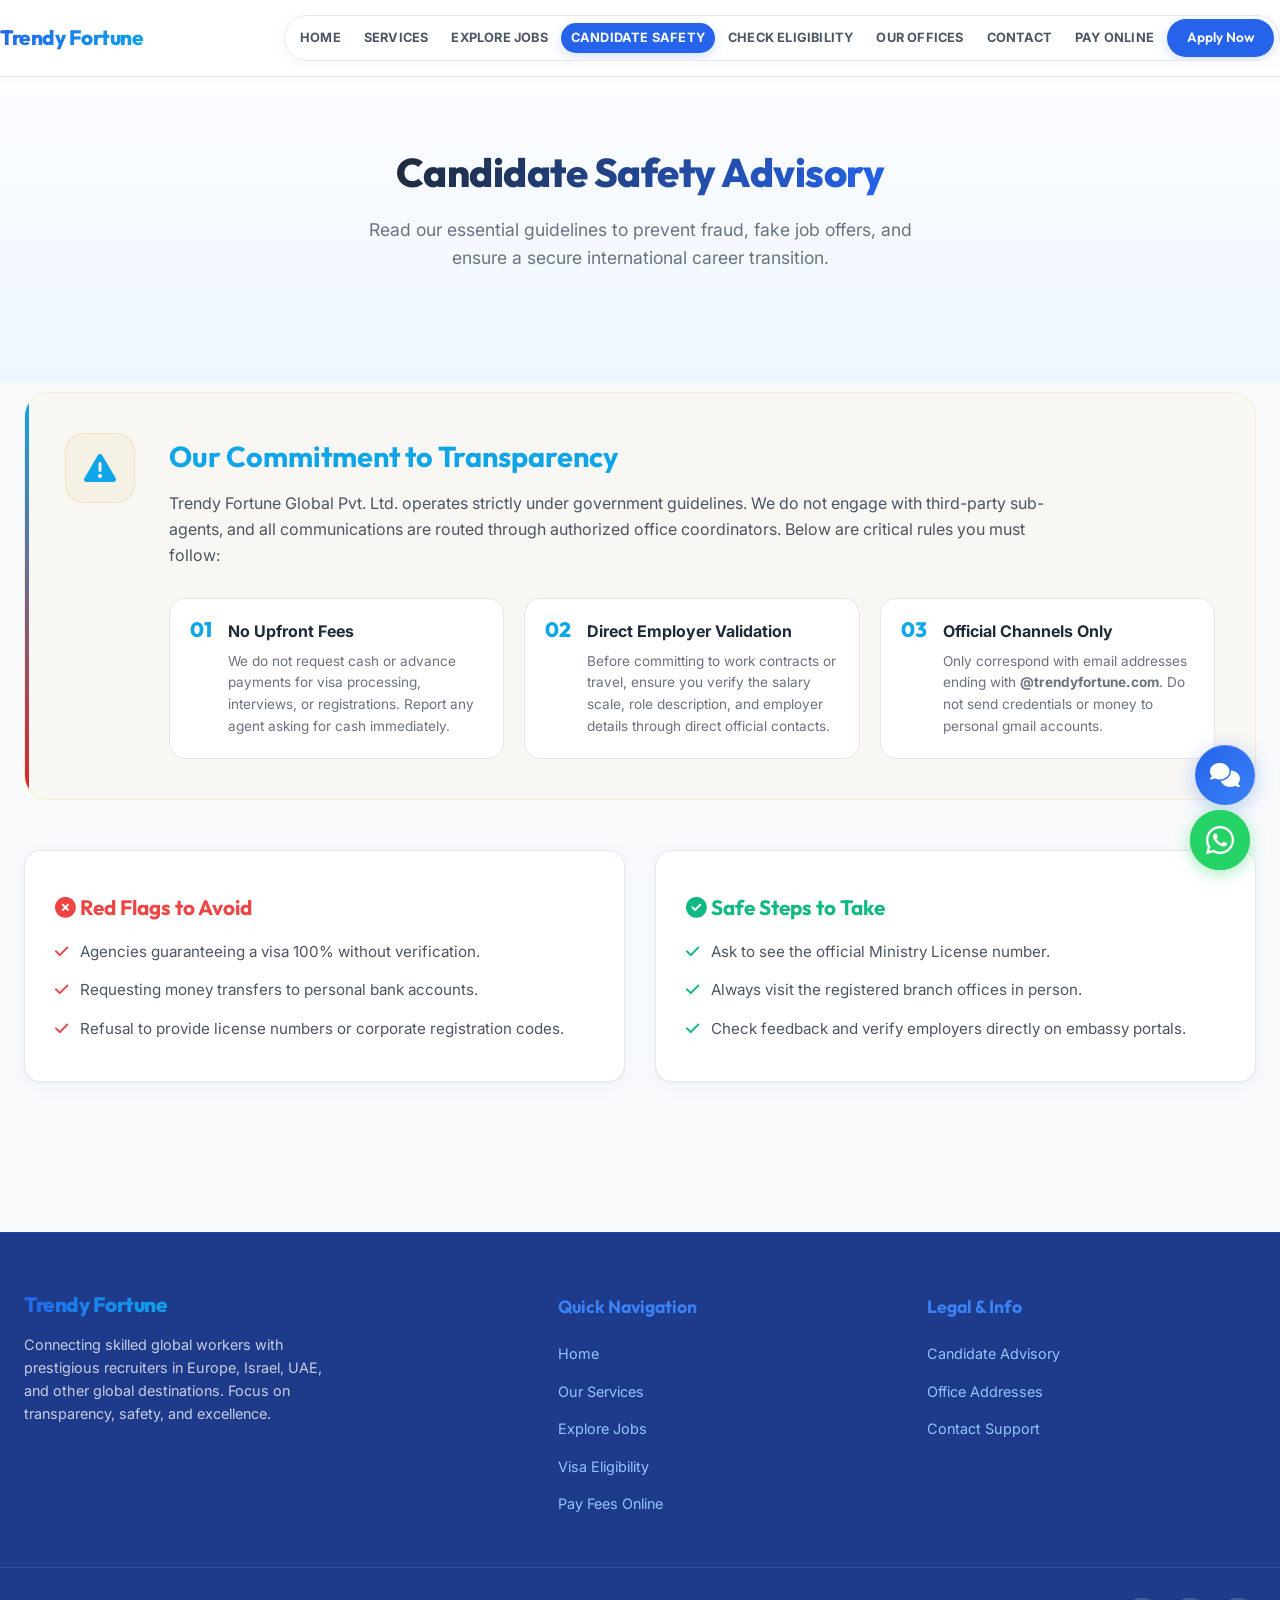
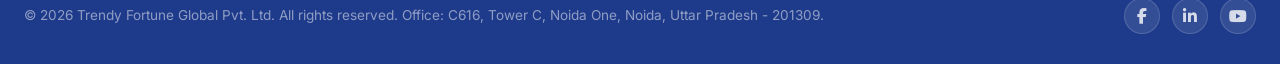
<file: safety.html>
<!DOCTYPE html>
<html lang="en">
<head>
    <meta charset="UTF-8">
    <meta name="viewport" content="width=device-width, initial-scale=1.0">
    <title>Candidate Safety Advisory | Trendy Fortune Global Pvt. Ltd.</title>
    <!-- Google Fonts -->
    <link rel="preconnect" href="https://fonts.googleapis.com">
    <link rel="preconnect" href="https://fonts.gstatic.com" crossorigin>
    <!-- FontAwesome Icons -->
    <link rel="stylesheet" href="https://cdnjs.cloudflare.com/ajax/libs/font-awesome/6.4.0/css/all.min.css">
    <!-- Main Style Sheet -->
    <link rel="stylesheet" href="style.css?v=1.1">
</head>
<body>

    <!-- Ambient Glow BG Elements -->
    <div class="ambient-glow-3"></div>

    <!-- Header / Navigation -->
    <header id="header">
        <div class="container nav-container">
            <a href="index.html" class="logo" id="nav-logo">
                
                <div class="logo-text">
                    <span class="logo-main">Trendy Fortune</span>
                </div>
            </a>
            
            <button class="mobile-nav-toggle" id="mobile-toggle" aria-label="Toggle Navigation">
                <i class="fa-solid fa-bars"></i>
            </button>

            <ul class="nav-menu" id="nav-menu">
                <li><a href="index.html" class="nav-link">Home</a></li>
                <li><a href="services.html" class="nav-link">Services</a></li>
                <li><a href="jobs.html" class="nav-link">Explore Jobs</a></li>
                <li><a href="safety.html" class="nav-link active-page">Candidate Safety</a></li>
                <li><a href="eligibility.html" class="nav-link">Check Eligibility</a></li>
                <li><a href="locations.html" class="nav-link">Our Offices</a></li>
                <li><a href="contact.html" class="nav-link">Contact</a></li>
                <li><a href="pay.html" class="nav-link">Pay Online</a></li>
                <li><a href="apply.html" class="btn btn-primary btn-sm" style="padding: 8px 20px; font-size: 0.85rem; color: #fff;">Apply Now</a></li>
            </ul>
        </div>
    </header>

    <!-- Safety Banner Header -->
    <section class="hero" style="padding: 140px 0 50px 0; min-height: auto; text-align: center;">
        <div class="container">
            <h1 class="section-title" style="color: var(--accent);">Candidate Safety Advisory</h1>
            <p class="section-subtitle">Read our essential guidelines to prevent fraud, fake job offers, and ensure a secure international career transition.</p>
        </div>
    </section>

    <!-- Detailed Safety Rules Section -->
    <section class="section" style="padding-top: 10px;">
        <div class="container">
            <div class="safety-banner" style="background: rgba(245, 158, 11, 0.03); border-color: rgba(245, 158, 11, 0.15); margin-bottom: 50px;">
                <div class="safety-grid">
                    <div class="safety-icon-wrapper" style="color: var(--accent); background: rgba(212, 175, 55, 0.08);">
                        <i class="fa-solid fa-triangle-exclamation fa-2xl"></i>
                    </div>
                    <div class="safety-content">
                        <h3>Our Commitment to Transparency</h3>
                        <p>
                            Trendy Fortune Global Pvt. Ltd. operates strictly under government guidelines. We do not engage with third-party sub-agents, and all communications are routed through authorized office coordinators. Below are critical rules you must follow:
                        </p>
                        
                        <div class="safety-rules" style="margin-top: 30px;">
                            <div class="safety-card">
                                <div class="safety-num">01</div>
                                <div class="safety-text">
                                    <h4>No Upfront Fees</h4>
                                    <p>We do not request cash or advance payments for visa processing, interviews, or registrations. Report any agent asking for cash immediately.</p>
                                </div>
                            </div>
                            
                            <div class="safety-card">
                                <div class="safety-num">02</div>
                                <div class="safety-text">
                                    <h4>Direct Employer Validation</h4>
                                    <p>Before committing to work contracts or travel, ensure you verify the salary scale, role description, and employer details through direct official contacts.</p>
                                </div>
                            </div>
                            
                            <div class="safety-card">
                                <div class="safety-num">03</div>
                                <div class="safety-text">
                                    <h4>Official Channels Only</h4>
                                    <p>Only correspond with email addresses ending with <strong>@trendyfortune.com</strong>. Do not send credentials or money to personal gmail accounts.</p>
                                </div>
                            </div>
                        </div>
                    </div>
                </div>
            </div>

            <!-- Fraud Alert Tips -->
            <div style="display: grid; grid-template-columns: 1fr 1fr; gap: 30px; margin-bottom: 50px;">
                <div class="glass-panel" style="padding: 40px 30px;">
                    <h3 style="font-family: var(--font-heading); font-size: 1.3rem; margin-bottom: 16px; color: #ef4444;"><i class="fa-solid fa-circle-xmark"></i> Red Flags to Avoid</h3>
                    <ul style="list-style: none; display: flex; flex-direction: column; gap: 14px; color: var(--text-secondary); font-size: 0.95rem; padding-left: 0;">
                        <li><i class="fa-solid fa-check" style="color: #ef4444; margin-right: 8px;"></i> Agencies guaranteeing a visa 100% without verification.</li>
                        <li><i class="fa-solid fa-check" style="color: #ef4444; margin-right: 8px;"></i> Requesting money transfers to personal bank accounts.</li>
                        <li><i class="fa-solid fa-check" style="color: #ef4444; margin-right: 8px;"></i> Refusal to provide license numbers or corporate registration codes.</li>
                    </ul>
                </div>
                
                <div class="glass-panel" style="padding: 40px 30px;">
                    <h3 style="font-family: var(--font-heading); font-size: 1.3rem; margin-bottom: 16px; color: #10b981;"><i class="fa-solid fa-circle-check"></i> Safe Steps to Take</h3>
                    <ul style="list-style: none; display: flex; flex-direction: column; gap: 14px; color: var(--text-secondary); font-size: 0.95rem; padding-left: 0;">
                        <li><i class="fa-solid fa-check" style="color: #10b981; margin-right: 8px;"></i> Ask to see the official Ministry License number.</li>
                        <li><i class="fa-solid fa-check" style="color: #10b981; margin-right: 8px;"></i> Always visit the registered branch offices in person.</li>
                        <li><i class="fa-solid fa-check" style="color: #10b981; margin-right: 8px;"></i> Check feedback and verify employers directly on embassy portals.</li>
                    </ul>
                </div>
            </div>
        </div>
    </section>

    <!-- Footer -->
    <footer>
        <div class="container footer-grid">
            <div class="footer-brand">
                <a href="index.html" class="logo">
                    
                    <div class="logo-text">
                    <span class="logo-main">Trendy Fortune</span>
                    </div>
                </a>
                <p>Connecting skilled global workers with prestigious recruiters in Europe, Israel, UAE, and other global destinations. Focus on transparency, safety, and excellence.</p>
            </div>
            <div class="footer-links-col">
                <h4>Quick Navigation</h4>
                <ul class="footer-links">
                    <li><a href="index.html">Home</a></li>
                    <li><a href="services.html">Our Services</a></li>
                    <li><a href="jobs.html">Explore Jobs</a></li>
                    <li><a href="eligibility.html">Visa Eligibility</a></li>
                    <li><a href="pay.html">Pay Fees Online</a></li>
                </ul>
            </div>
            <div class="footer-links-col">
                <h4>Legal & Info</h4>
                <ul class="footer-links">
                    <li><a href="safety.html">Candidate Advisory</a></li>
                    <li><a href="locations.html">Office Addresses</a></li>
                    <li><a href="contact.html">Contact Support</a></li>
                </ul>
            </div>
        </div>
        <div class="container footer-bottom">
            <p>&copy; 2026 Trendy Fortune Global Pvt. Ltd. All rights reserved. Office: C616, Tower C, Noida One, Noida, Uttar Pradesh - 201309.</p>
            <div class="social-links">
                <a href="#" class="social-btn" aria-label="Facebook"><i class="fa-brands fa-facebook-f"></i></a>
                <a href="#" class="social-btn" aria-label="LinkedIn"><i class="fa-brands fa-linkedin-in"></i></a>
                <a href="#" class="social-btn" aria-label="Youtube"><i class="fa-brands fa-youtube"></i></a>
            </div>
        </div>
    </footer>

    <!-- Javascript Script -->
    <!-- AI Chatbot Widget -->
    <div class="ai-chatbot-container" id="chatbot-container">
        <!-- Chatbot Button -->
        <button class="ai-chatbot-toggle" id="chatbot-toggle" aria-label="Toggle AI Assistant">
            <i class="fa-solid fa-comments"></i>
            <span class="chatbot-badge" id="chatbot-badge" style="display: none;">1</span>
        </button>
        
        <!-- Chatbot Window -->
        <div class="ai-chatbot-window" id="chatbot-window">
            <!-- Header -->
            <div class="chatbot-header">
                <div class="chatbot-info">
                    <div class="chatbot-avatar"><i class="fa-solid fa-robot"></i></div>
                    <div>
                        <h4>Trendy AI Assistant</h4>
                        <p><span class="online-indicator"></span> Auto-Reply Active</p>
                    </div>
                </div>
                <div class="chatbot-actions">
                    <button class="chatbot-btn" id="chatbot-admin-btn" title="Admin Leads Report"><i class="fa-solid fa-key"></i></button>
                    <button class="chatbot-btn" id="chatbot-close-btn" title="Close"><i class="fa-solid fa-xmark"></i></button>
                </div>
            </div>
            
            <!-- Chat Messages Body -->
            <div class="chatbot-messages" id="chatbot-messages">
                <div class="chat-msg bot">
                    Hello! Welcome to Trendy Fortune Global. I am your AI career assistant. How can I help you today?
                </div>
                <div class="chatbot-quick-replies" id="chatbot-quick-replies">
                    <button class="qr-btn" onclick="sendQuickReply('Explore Job Openings')">Explore Jobs</button>
                    <button class="qr-btn" onclick="sendQuickReply('Visa Fees Policy')">Visa Fees?</button>
                    <button class="qr-btn" onclick="sendQuickReply('Check Candidate Safety')">Is it safe?</button>
                    <button class="qr-btn" onclick="sendQuickReply('Noida Office Location')">Office Address</button>
                </div>
            </div>
            
            <!-- Admin Report View (Hidden by default) -->
            <div class="chatbot-admin-panel" id="chatbot-admin-panel" style="display: none;">
                <div class="admin-panel-header">
                    <h5><i class="fa-solid fa-chart-line"></i> Daily Leads & Activity</h5>
                    <button class="admin-close-btn" id="admin-close-btn"><i class="fa-solid fa-arrow-left"></i> Back</button>
                </div>
                <div class="admin-stats">
                    <div class="admin-stat-card">
                        <span class="stat-num" id="admin-stat-chats">0</span>
                        <span class="stat-label">Total Chats</span>
                    </div>
                    <div class="admin-stat-card">
                        <span class="stat-num" id="admin-stat-leads">0</span>
                        <span class="stat-label">Leads Captured</span>
                    </div>
                </div>
                <div class="admin-leads-list" id="admin-leads-list">
                    <!-- Leads table generated dynamically -->
                </div>
                <div class="admin-actions">
                    <button class="btn btn-primary btn-sm" id="admin-download-report" style="width: 100%; border-radius: 8px;"><i class="fa-solid fa-download"></i> Download CSV Report</button>
                </div>
            </div>
            
            <!-- Input Area -->
            <form class="chatbot-input-area" id="chatbot-input-form">
                <input type="text" id="chatbot-input" placeholder="Type your query..." autocomplete="off" required>
                <button type="submit" class="chatbot-send-btn" id="chatbot-send"><i class="fa-solid fa-paper-plane"></i></button>
            </form>
        </div>
    </div>

    <script src="app.js?v=1.1"></script>
</body>
</html>
</file>
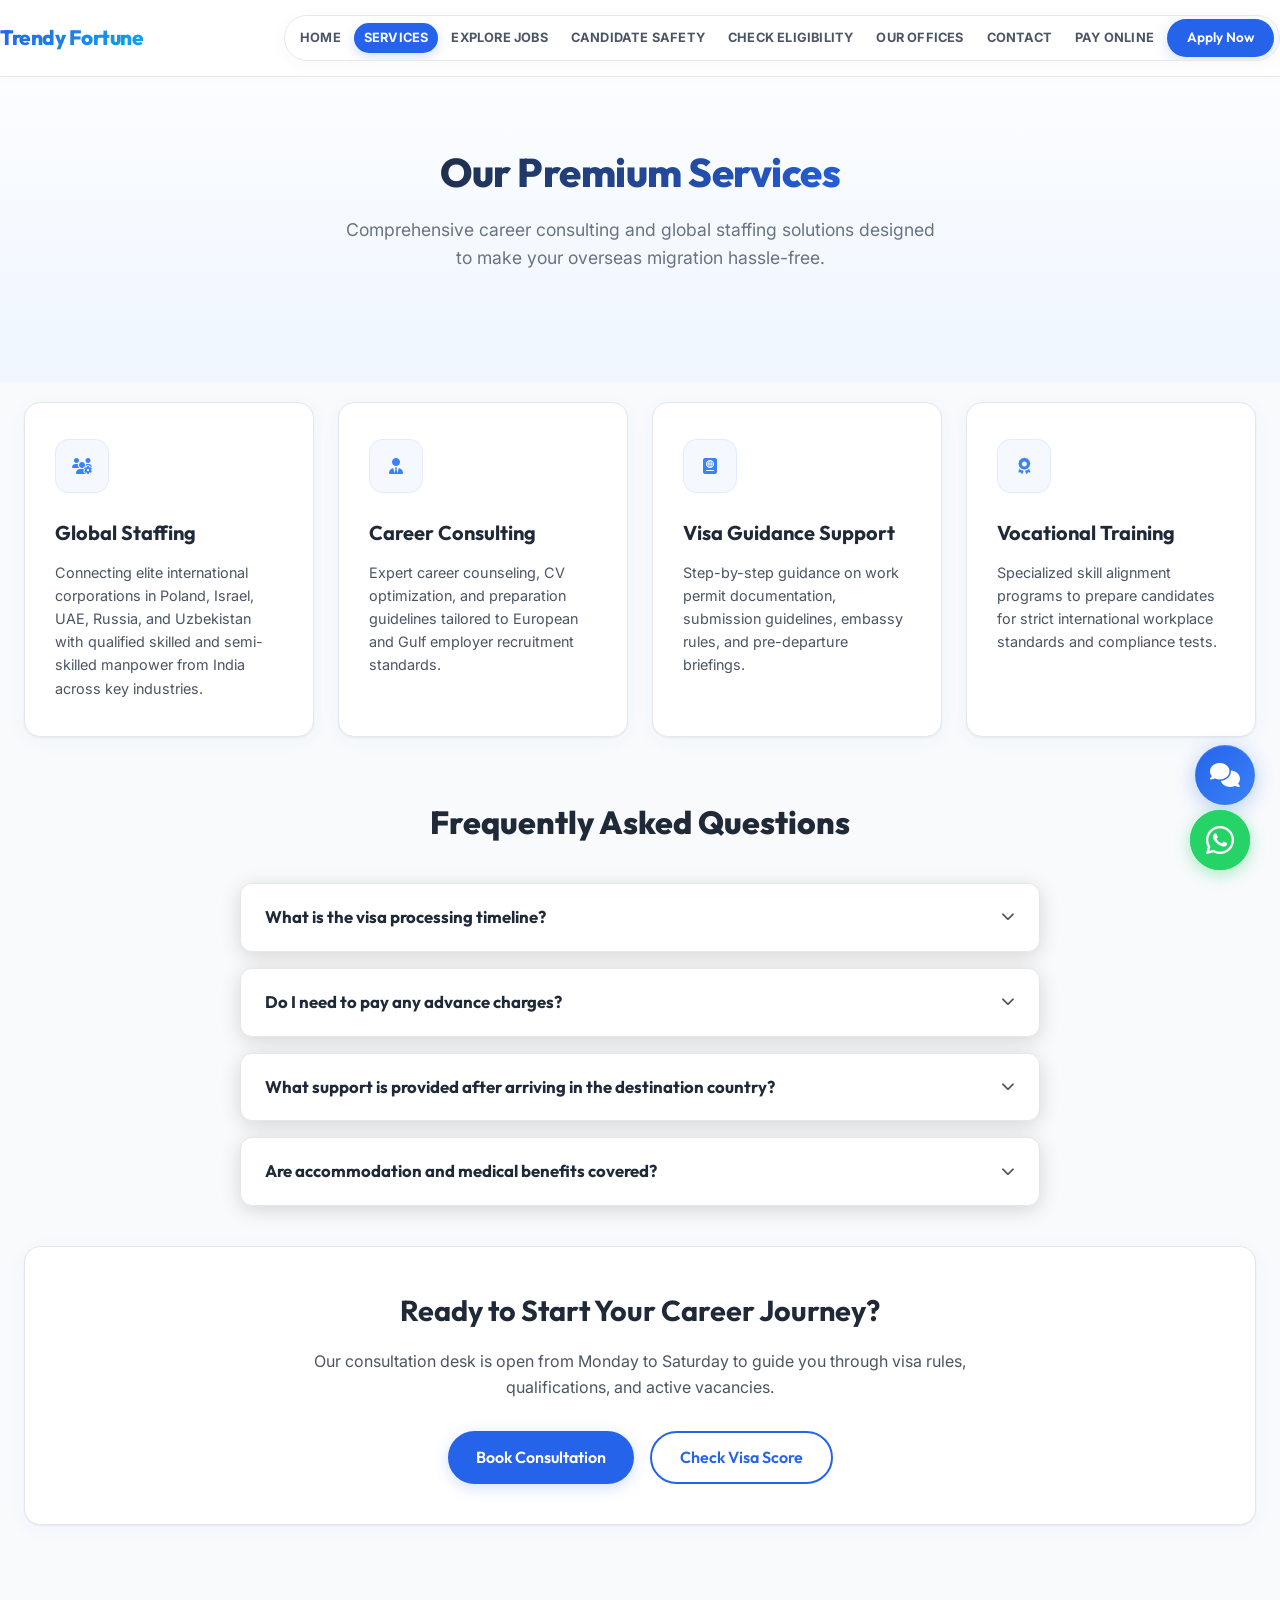
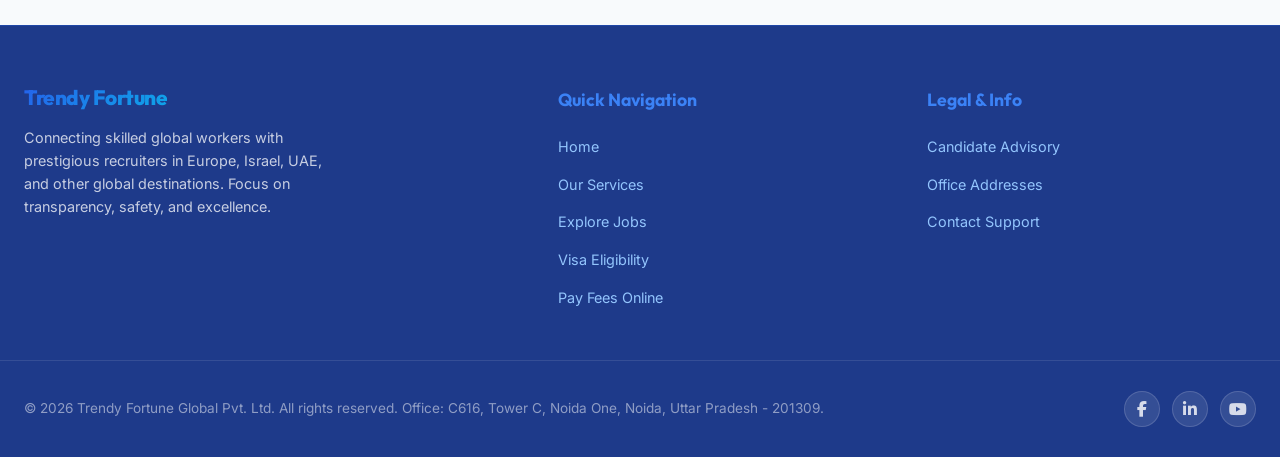
<file: services.html>
<!DOCTYPE html>
<html lang="en">
<head>
    <meta charset="UTF-8">
    <meta name="viewport" content="width=device-width, initial-scale=1.0">
    <title>Our Services | Trendy Fortune Global Pvt. Ltd.</title>
    <!-- Google Fonts -->
    <link rel="preconnect" href="https://fonts.googleapis.com">
    <link rel="preconnect" href="https://fonts.gstatic.com" crossorigin>
    <!-- FontAwesome Icons -->
    <link rel="stylesheet" href="https://cdnjs.cloudflare.com/ajax/libs/font-awesome/6.4.0/css/all.min.css">
    <!-- Main Style Sheet -->
    <link rel="stylesheet" href="style.css?v=1.1">
</head>
<body>

    <!-- Ambient Glow BG Elements -->
    <div class="ambient-glow-3"></div>

    <!-- Header / Navigation -->
    <header id="header">
        <div class="container nav-container">
            <a href="index.html" class="logo" id="nav-logo">
                
                <div class="logo-text">
                    <span class="logo-main">Trendy Fortune</span>
                </div>
            </a>
            
            <button class="mobile-nav-toggle" id="mobile-toggle" aria-label="Toggle Navigation">
                <i class="fa-solid fa-bars"></i>
            </button>

            <ul class="nav-menu" id="nav-menu">
                <li><a href="index.html" class="nav-link">Home</a></li>
                <li><a href="services.html" class="nav-link active-page">Services</a></li>
                <li><a href="jobs.html" class="nav-link">Explore Jobs</a></li>
                <li><a href="safety.html" class="nav-link">Candidate Safety</a></li>
                <li><a href="eligibility.html" class="nav-link">Check Eligibility</a></li>
                <li><a href="locations.html" class="nav-link">Our Offices</a></li>
                <li><a href="contact.html" class="nav-link">Contact</a></li>
                <li><a href="pay.html" class="nav-link">Pay Online</a></li>
                <li><a href="apply.html" class="btn btn-primary btn-sm" style="padding: 8px 20px; font-size: 0.85rem; color: #fff;">Apply Now</a></li>
            </ul>
        </div>
    </header>

    <!-- Services Banner -->
    <section class="hero" style="padding: 140px 0 50px 0; min-height: auto; text-align: center;">
        <div class="container">
            <h1 class="section-title">Our Premium Services</h1>
            <p class="section-subtitle">Comprehensive career consulting and global staffing solutions designed to make your overseas migration hassle-free.</p>
        </div>
    </section>

    <!-- Core Services Grid -->
    <section class="section" style="padding-top: 20px;">
        <div class="container">
            <div class="services-grid" style="margin-bottom: 60px;">
                <div class="service-card glass-panel" id="service-staffing">
                    <div class="service-icon"><i class="fa-solid fa-users-gear"></i></div>
                    <h3>Global Staffing</h3>
                    <p>Connecting elite international corporations in Poland, Israel, UAE, Russia, and Uzbekistan with qualified skilled and semi-skilled manpower from India across key industries.</p>
                </div>
                
                <div class="service-card glass-panel" id="service-consulting">
                    <div class="service-icon"><i class="fa-solid fa-user-tie"></i></div>
                    <h3>Career Consulting</h3>
                    <p>Expert career counseling, CV optimization, and preparation guidelines tailored to European and Gulf employer recruitment standards.</p>
                </div>
                
                <div class="service-card glass-panel" id="service-visa">
                    <div class="service-icon"><i class="fa-solid fa-passport"></i></div>
                    <h3>Visa Guidance Support</h3>
                    <p>Step-by-step guidance on work permit documentation, submission guidelines, embassy rules, and pre-departure briefings.</p>
                </div>
                
                <div class="service-card glass-panel" id="service-training">
                    <div class="service-icon"><i class="fa-solid fa-award"></i></div>
                    <h3>Vocational Training</h3>
                    <p>Specialized skill alignment programs to prepare candidates for strict international workplace standards and compliance tests.</p>
                </div>
            </div>

            <!-- Services FAQ Accordion -->
            <div class="faq-container">
                <h2 class="faq-title">Frequently Asked Questions</h2>
                
                <details class="faq-item">
                    <summary>What is the visa processing timeline?</summary>
                    <div class="faq-answer">
                        Typically, it takes 30 to 60 days depending on the destination country (European countries take slightly longer than Gulf countries). Our experienced documentation desk handles all permit filings to ensure maximum speed.
                    </div>
                </details>
                
                <details class="faq-item">
                    <summary>Do I need to pay any advance charges?</summary>
                    <div class="faq-answer">
                        No. Trendy Fortune Global operates under a strict <strong>Zero Advance Payment Policy</strong>. You are only required to pay official visa or medical processing fees after your employment contract has been successfully verified.
                    </div>
                </details>
                
                <details class="faq-item">
                    <summary>What support is provided after arriving in the destination country?</summary>
                    <div class="faq-answer">
                        We coordinate directly with your overseas employer to arrange airport pickup, secure accommodation transfer, and assist you with local registration requirements.
                    </div>
                </details>
                
                <details class="faq-item">
                    <summary>Are accommodation and medical benefits covered?</summary>
                    <div class="faq-answer">
                        Yes, all our verified international job contracts include mandatory medical insurance, health coverage, and standard shared accommodation provided directly by the employer.
                    </div>
                </details>
            </div>

            <!-- Services FAQ or additional value -->
            <div class="glass-panel" style="padding: 40px; text-align: center;">
                <h3 style="font-family: var(--font-heading); font-size: 1.8rem; margin-bottom: 16px;">Ready to Start Your Career Journey?</h3>
                <p style="color: var(--text-secondary); max-width: 700px; margin: 0 auto 30px auto;">Our consultation desk is open from Monday to Saturday to guide you through visa rules, qualifications, and active vacancies.</p>
                <div style="display: flex; justify-content: center; gap: 16px; flex-wrap: wrap;">
                    <a href="contact.html" class="btn btn-primary">Book Consultation</a>
                    <a href="eligibility.html" class="btn btn-secondary">Check Visa Score</a>
                </div>
            </div>
        </div>
    </section>

    <!-- Footer -->
    <footer>
        <div class="container footer-grid">
            <div class="footer-brand">
                <a href="index.html" class="logo">
                    
                    <div class="logo-text">
                    <span class="logo-main">Trendy Fortune</span>
                    </div>
                </a>
                <p>Connecting skilled global workers with prestigious recruiters in Europe, Israel, UAE, and other global destinations. Focus on transparency, safety, and excellence.</p>
            </div>
            <div class="footer-links-col">
                <h4>Quick Navigation</h4>
                <ul class="footer-links">
                    <li><a href="index.html">Home</a></li>
                    <li><a href="services.html">Our Services</a></li>
                    <li><a href="jobs.html">Explore Jobs</a></li>
                    <li><a href="eligibility.html">Visa Eligibility</a></li>
                    <li><a href="pay.html">Pay Fees Online</a></li>
                </ul>
            </div>
            <div class="footer-links-col">
                <h4>Legal & Info</h4>
                <ul class="footer-links">
                    <li><a href="safety.html">Candidate Advisory</a></li>
                    <li><a href="locations.html">Office Addresses</a></li>
                    <li><a href="contact.html">Contact Support</a></li>
                </ul>
            </div>
        </div>
        <div class="container footer-bottom">
            <p>&copy; 2026 Trendy Fortune Global Pvt. Ltd. All rights reserved. Office: C616, Tower C, Noida One, Noida, Uttar Pradesh - 201309.</p>
            <div class="social-links">
                <a href="#" class="social-btn" aria-label="Facebook"><i class="fa-brands fa-facebook-f"></i></a>
                <a href="#" class="social-btn" aria-label="LinkedIn"><i class="fa-brands fa-linkedin-in"></i></a>
                <a href="#" class="social-btn" aria-label="Youtube"><i class="fa-brands fa-youtube"></i></a>
            </div>
        </div>
    </footer>

    <!-- Javascript Script -->
    <!-- AI Chatbot Widget -->
    <div class="ai-chatbot-container" id="chatbot-container">
        <!-- Chatbot Button -->
        <button class="ai-chatbot-toggle" id="chatbot-toggle" aria-label="Toggle AI Assistant">
            <i class="fa-solid fa-comments"></i>
            <span class="chatbot-badge" id="chatbot-badge" style="display: none;">1</span>
        </button>
        
        <!-- Chatbot Window -->
        <div class="ai-chatbot-window" id="chatbot-window">
            <!-- Header -->
            <div class="chatbot-header">
                <div class="chatbot-info">
                    <div class="chatbot-avatar"><i class="fa-solid fa-robot"></i></div>
                    <div>
                        <h4>Trendy AI Assistant</h4>
                        <p><span class="online-indicator"></span> Auto-Reply Active</p>
                    </div>
                </div>
                <div class="chatbot-actions">
                    <button class="chatbot-btn" id="chatbot-admin-btn" title="Admin Leads Report"><i class="fa-solid fa-key"></i></button>
                    <button class="chatbot-btn" id="chatbot-close-btn" title="Close"><i class="fa-solid fa-xmark"></i></button>
                </div>
            </div>
            
            <!-- Chat Messages Body -->
            <div class="chatbot-messages" id="chatbot-messages">
                <div class="chat-msg bot">
                    Hello! Welcome to Trendy Fortune Global. I am your AI career assistant. How can I help you today?
                </div>
                <div class="chatbot-quick-replies" id="chatbot-quick-replies">
                    <button class="qr-btn" onclick="sendQuickReply('Explore Job Openings')">Explore Jobs</button>
                    <button class="qr-btn" onclick="sendQuickReply('Visa Fees Policy')">Visa Fees?</button>
                    <button class="qr-btn" onclick="sendQuickReply('Check Candidate Safety')">Is it safe?</button>
                    <button class="qr-btn" onclick="sendQuickReply('Noida Office Location')">Office Address</button>
                </div>
            </div>
            
            <!-- Admin Report View (Hidden by default) -->
            <div class="chatbot-admin-panel" id="chatbot-admin-panel" style="display: none;">
                <div class="admin-panel-header">
                    <h5><i class="fa-solid fa-chart-line"></i> Daily Leads & Activity</h5>
                    <button class="admin-close-btn" id="admin-close-btn"><i class="fa-solid fa-arrow-left"></i> Back</button>
                </div>
                <div class="admin-stats">
                    <div class="admin-stat-card">
                        <span class="stat-num" id="admin-stat-chats">0</span>
                        <span class="stat-label">Total Chats</span>
                    </div>
                    <div class="admin-stat-card">
                        <span class="stat-num" id="admin-stat-leads">0</span>
                        <span class="stat-label">Leads Captured</span>
                    </div>
                </div>
                <div class="admin-leads-list" id="admin-leads-list">
                    <!-- Leads table generated dynamically -->
                </div>
                <div class="admin-actions">
                    <button class="btn btn-primary btn-sm" id="admin-download-report" style="width: 100%; border-radius: 8px;"><i class="fa-solid fa-download"></i> Download CSV Report</button>
                </div>
            </div>
            
            <!-- Input Area -->
            <form class="chatbot-input-area" id="chatbot-input-form">
                <input type="text" id="chatbot-input" placeholder="Type your query..." autocomplete="off" required>
                <button type="submit" class="chatbot-send-btn" id="chatbot-send"><i class="fa-solid fa-paper-plane"></i></button>
            </form>
        </div>
    </div>

    <script src="app.js?v=1.1"></script>
</body>
</html>
</file>
<file: style.css>
@import url('https://fonts.googleapis.com/css2?family=Inter:wght@300;400;500;600;700&family=Outfit:wght@400;500;600;700;800&display=swap');

:root {
    --bg-dark: #ffffff;       /* Pure white page background */
    --bg-surface: #ffffff;    /* Pure white surfaces */
    --bg-glass: #ffffff;      /* White cards */
    --bg-glass-hover: #ffffff;
    --border-glass: #E5E7EB;       /* Light Border Color */
    --border-glass-hover: #3B82F6;  /* Professional Blue hover border */

    --primary: #2563EB;        /* Royal Blue */
    --primary-glow: rgba(37, 99, 235, 0.12);
    --secondary: #3B82F6;      /* Professional Blue */
    --secondary-glow: rgba(59, 130, 246, 0.15);
    --accent: #0EA5E9;         /* Sky Blue */
    --accent-glow: rgba(14, 165, 233, 0.15);

    --danger: #dc2626;         /* Red-600 */
    --danger-glow: rgba(220, 38, 38, 0.15);
    --success: #15803d;        /* Green-700 */
    --success-glow: rgba(21, 128, 61, 0.15);

    --text-primary: #1F2937;   /* Charcoal primary text */
    --text-secondary: #4B5563; /* Medium gray secondary text */
    --text-muted: #6B7280;     /* Light gray muted text */

    --font-heading: 'Outfit', sans-serif;
    --font-body: 'Inter', sans-serif;
    --transition-smooth: all 0.4s cubic-bezier(0.16, 1, 0.3, 1);
    --border-radius-lg: 16px;
    --border-radius-xl: 24px;
}

* {
    margin: 0;
    padding: 0;
    box-sizing: border-box;
}

html {
    scroll-behavior: smooth;
    font-size: 16px;
}

section[id] {
    scroll-margin-top: 90px;
}

body {
    background-color: var(--bg-dark);
    color: var(--text-primary);
    font-family: var(--font-body);
    line-height: 1.6;
    overflow-x: hidden;
    position: relative;
}

/* Background Gradients & Ambient Glows */
body::before {
    content: '';
    position: absolute;
    top: 5%;
    left: 10%;
    width: 450px;
    height: 450px;
    background: radial-gradient(circle, rgba(37, 99, 235, 0.02) 0%, transparent 70%);
    z-index: -1;
    pointer-events: none;
    filter: blur(80px);
    animation: float-glow 15s infinite alternate ease-in-out;
}

body::after {
    content: '';
    position: absolute;
    top: 40%;
    right: 5%;
    width: 500px;
    height: 500px;
    background: radial-gradient(circle, rgba(14, 165, 233, 0.02) 0%, transparent 70%);
    z-index: -1;
    pointer-events: none;
    filter: blur(90px);
    animation: float-glow 20s infinite alternate-reverse ease-in-out;
}

.ambient-glow-3 {
    position: absolute;
    bottom: 10%;
    left: 15%;
    width: 600px;
    height: 600px;
    background: radial-gradient(circle, rgba(59, 130, 246, 0.015) 0%, transparent 70%);
    z-index: -1;
    pointer-events: none;
    filter: blur(100px);
    animation: float-glow 25s infinite alternate ease-in-out;
}

@keyframes float-glow {
    0% {
        transform: translate(0, 0) scale(1);
    }

    100% {
        transform: translate(80px, 50px) scale(1.15);
    }
}

/* Custom Scrollbar */
::-webkit-scrollbar {
    width: 8px;
}

::-webkit-scrollbar-track {
    background: var(--bg-dark);
}

::-webkit-scrollbar-thumb {
    background: rgba(0, 0, 0, 0.1);
    border-radius: 4px;
}

::-webkit-scrollbar-thumb:hover {
    background: var(--primary);
}

/* Utilities */
.container {
    width: 100%;
    max-width: 1280px;
    margin: 0 auto;
    padding: 0 24px;
    position: relative;
}

.glass-panel {
    background: #ffffff;
    backdrop-filter: none;
    -webkit-backdrop-filter: none;
    border: 1px solid #E5E7EB;
    border-radius: 16px;
    box-shadow: 0 4px 20px rgba(37, 99, 235, 0.04), 0 1px 2px rgba(0, 0, 0, 0.05);
    transition: var(--transition-smooth);
}

.glass-panel:hover {
    border-color: #3B82F6;
    box-shadow: 0 10px 30px rgba(37, 99, 235, 0.08);
    transform: translateY(-2px);
}

.section-title {
    font-family: var(--font-heading);
    font-size: 2.5rem;
    font-weight: 800;
    text-align: center;
    margin-bottom: 12px;
    background: linear-gradient(135deg, var(--text-primary) 30%, var(--primary) 70%, var(--secondary) 100%);
    -webkit-background-clip: text;
    background-clip: text;
    -webkit-text-fill-color: transparent;
    letter-spacing: -0.5px;
}

.section-subtitle {
    text-align: center;
    color: var(--text-muted);
    font-size: 1.1rem;
    max-width: 600px;
    margin: 0 auto 60px auto;
}

/* Buttons */
.btn {
    display: inline-flex;
    align-items: center;
    justify-content: center;
    gap: 8px;
    padding: 12px 28px;
    font-family: var(--font-heading);
    font-size: 1rem;
    font-weight: 600;
    border-radius: 30px;
    cursor: pointer;
    transition: var(--transition-smooth);
    text-decoration: none;
    border: none;
}

.btn-primary {
    background: #2563EB;
    color: white !important;
    box-shadow: 0 4px 15px rgba(37, 99, 235, 0.2);
}

.btn-primary:hover {
    transform: translateY(-2px);
    box-shadow: 0 8px 25px rgba(37, 99, 235, 0.35);
    background: #1D4ED8;
}

.btn-secondary {
    background: transparent;
    color: #2563EB !important;
    border: 2px solid #2563EB;
}

.btn-secondary:hover {
    transform: translateY(-2px);
    border-color: #1D4ED8;
    color: #1D4ED8 !important;
    background: rgba(37, 99, 235, 0.05);
}

.btn-accent {
    background: linear-gradient(135deg, #2563EB 0%, #0EA5E9 100%);
    color: white !important;
    font-weight: 700;
    box-shadow: 0 4px 15px rgba(37, 99, 235, 0.2);
}

.btn-accent:hover {
    transform: translateY(-2px);
    box-shadow: 0 8px 25px rgba(37, 99, 235, 0.35);
    background: linear-gradient(135deg, #1D4ED8 0%, #0284c7 100%);
}

/* Header & Navbar */
header {
    position: fixed;
    top: 0;
    left: 0;
    width: 100%;
    z-index: 100;
    transition: var(--transition-smooth);
    padding: 0;
    background: #ffffff;
    border-bottom: 1px solid #E5E7EB;
    box-shadow: 0 2px 15px rgba(0, 0, 0, 0.02);
}

header.scrolled {
    padding: 0;
    background: #ffffff;
    border-bottom: 1px solid #E5E7EB;
    box-shadow: 0 4px 20px rgba(0, 0, 0, 0.05);
}

.nav-container {
    display: flex;
    justify-content: space-between;
    align-items: center;
    padding: 15px 0;
    transition: padding 0.3s ease;
}

header.scrolled .nav-container {
    padding: 10px 0;
}

.logo {
    display: flex;
    align-items: center;
    gap: 12px;
    font-family: var(--font-heading);
    text-decoration: none;
}

.logo-img {
    height: 48px;
    width: auto;
    object-fit: contain;
    display: block;
    mix-blend-mode: multiply;
    transition: transform 0.3s ease;
}

.logo-img:hover {
    transform: scale(1.03);
}

.logo-text {
    display: flex;
    flex-direction: column;
    line-height: 1.15;
}

.logo-main {
    font-size: 1.5rem;
    font-weight: 800;
    letter-spacing: -0.5px;
    background: linear-gradient(135deg, #2563EB 0%, #0EA5E9 100%);
    -webkit-background-clip: text;
    background-clip: text;
    -webkit-text-fill-color: transparent;
    transition: opacity 0.3s ease;
}

.logo:hover .logo-main {
    opacity: 0.85;
}

.logo-icon {
    width: 42px;
    height: 42px;
    background: linear-gradient(135deg, #2563EB 0%, #0EA5E9 100%);
    border-radius: 12px;
    display: flex;
    align-items: center;
    justify-content: center;
    color: white;
    font-size: 1.3rem;
    box-shadow: 0 0 15px rgba(37, 99, 235, 0.3);
}

.fa-spin-slow {
    animation: spin-slow 20s linear infinite;
}

@keyframes spin-slow {
    0% {
        transform: rotate(0deg);
    }

    100% {
        transform: rotate(360deg);
    }
}

.nav-menu {
    display: flex !important;
    list-style: none;
    align-items: center;
    gap: 4px;
    background: rgba(255, 255, 255, 0.95);
    backdrop-filter: blur(12px);
    -webkit-backdrop-filter: blur(12px);
    border: 1px solid #E5E7EB;
    padding: 4px 6px;
    border-radius: 30px;
    box-shadow: 0 4px 20px rgba(0, 0, 0, 0.03);
    flex-wrap: nowrap !important;
    overflow-x: auto !important;
    scrollbar-width: none !important; /* Hide scrollbar Firefox */
    -ms-overflow-style: none !important; /* Hide scrollbar IE/Edge */
    transition: var(--transition-smooth);
    max-width: none;
    flex-shrink: 0;
}

.nav-menu::-webkit-scrollbar {
    display: none !important; /* Hide scrollbar Chrome/Safari */
}

.nav-link {
    text-decoration: none;
    color: #4B5563;
    font-size: 0.76rem;
    font-weight: 700;
    transition: var(--transition-smooth);
    position: relative;
    padding: 6px 10px;
    border-radius: 20px;
    display: block;
    white-space: nowrap !important; /* Prevent text wrapping internally */
    text-transform: uppercase;
    letter-spacing: 0.2px;
}

.nav-link:hover {
    color: #2563EB;
    background: rgba(37, 99, 235, 0.05);
}

.nav-link::after {
    content: '';
    position: absolute;
    bottom: 0;
    left: 0;
    width: 0;
    height: 2px;
    background: var(--secondary);
    transition: var(--transition-smooth);
    display: none !important; /* Disabled underline style */
}

.nav-link:hover::after {
    width: 100%;
    display: none !important;
}

.mobile-nav-toggle {
    display: none !important; /* Always hide hamburger toggle */
    background: none;
    border: none;
    color: var(--text-primary);
    font-size: 1.8rem;
    cursor: pointer;
}

/* Hero Section */
.hero {
    padding: 160px 0 100px 0;
    min-height: 90vh;
    display: flex;
    align-items: center;
    position: relative;
    background: linear-gradient(180deg, #FFFFFF 0%, #EFF6FF 100%);
}

.hero-grid {
    display: grid;
    grid-template-columns: 1.1fr 0.9fr;
    gap: 50px;
    align-items: center;
}

.hero-tag {
    display: inline-flex;
    align-items: center;
    gap: 8px;
    padding: 6px 16px;
    background: rgba(99, 102, 241, 0.1);
    border: 1px solid rgba(99, 102, 241, 0.3);
    border-radius: 20px;
    color: var(--accent);
    font-size: 0.85rem;
    font-weight: 600;
    margin-bottom: 20px;
    text-transform: uppercase;
    letter-spacing: 1px;
}

.hero-title {
    font-family: var(--font-heading);
    font-size: 3.8rem;
    font-weight: 800;
    line-height: 1.15;
    margin-bottom: 24px;
    letter-spacing: -1.5px;
}

.hero-title span {
    background: linear-gradient(135deg, var(--accent) 0%, var(--primary) 50%, var(--secondary) 100%);
    -webkit-background-clip: text;
    background-clip: text;
    -webkit-text-fill-color: transparent;
}

.hero-desc {
    color: var(--text-secondary);
    font-size: 1.15rem;
    margin-bottom: 36px;
    max-width: 580px;
}

.hero-actions {
    display: flex;
    gap: 16px;
    margin-bottom: 48px;
}

.hero-stats {
    display: flex;
    gap: 40px;
}

.stat-item h3 {
    font-family: var(--font-heading);
    font-size: 2.2rem;
    font-weight: 800;
    color: var(--text-primary);
    line-height: 1;
    margin-bottom: 4px;
}

.stat-item h3 span {
    color: var(--secondary);
}

.stat-item p {
    color: var(--text-muted);
    font-size: 0.85rem;
    text-transform: uppercase;
    letter-spacing: 0.5px;
}

/* Hero Globe Graphic (CSS Abstract Globe) */
.hero-visual {
    position: relative;
    display: flex;
    justify-content: center;
    align-items: center;
}



.nav-link.active-page {
    background: var(--primary) !important;
    color: #ffffff !important;
    box-shadow: 0 4px 12px rgba(37, 99, 235, 0.2);
}

.nav-link.active-page::after {
    display: none !important;
}

.job-badge.israel {
    background: rgba(37, 99, 235, 0.08);
    color: #2563eb;
}

@keyframes rotate {
    0% {
        transform: rotate(0deg);
    }

    100% {
        transform: rotate(360deg);
    }
}

@keyframes float-y {

    0%,
    100% {
        transform: translateY(0);
    }

    50% {
        transform: translateY(-15px);
    }
}

@keyframes pulse-ring {

    0%,
    100% {
        transform: scale(1);
        box-shadow: 0 0 50px rgba(37, 99, 235, 0.25);
    }

    50% {
        transform: scale(1.02);
        box-shadow: 0 0 70px rgba(14, 165, 233, 0.25);
    }
}

/* Sections Global */
.section {
    padding: 100px 0;
}

.section:nth-of-type(even) {
    background-color: #F8FAFC;
}

/* Safety Section - Amber/Red Warning UI */
.safety-banner {
    background: linear-gradient(135deg, rgba(245, 158, 11, 0.05) 0%, rgba(239, 68, 68, 0.03) 100%);
    border: 1px solid rgba(245, 158, 11, 0.25);
    border-radius: var(--border-radius-xl);
    padding: 40px;
    position: relative;
    overflow: hidden;
}

.safety-banner::before {
    content: '';
    position: absolute;
    top: 0;
    left: 0;
    width: 4px;
    height: 100%;
    background: linear-gradient(to bottom, var(--accent), var(--danger));
}

.safety-grid {
    display: grid;
    grid-template-columns: 80px 1fr;
    gap: 24px;
    align-items: flex-start;
}

.safety-icon-wrapper {
    width: 70px;
    height: 70px;
    background: rgba(245, 158, 11, 0.1);
    border-radius: 18px;
    display: flex;
    align-items: center;
    justify-content: center;
    color: var(--accent);
    border: 1px solid rgba(245, 158, 11, 0.2);
}

.safety-content h3 {
    font-family: var(--font-heading);
    font-size: 1.8rem;
    font-weight: 700;
    margin-bottom: 12px;
    color: var(--accent);
}

.safety-content p {
    color: var(--text-secondary);
    margin-bottom: 24px;
    max-width: 900px;
}

.safety-rules {
    display: grid;
    grid-template-columns: repeat(auto-fit, minmax(280px, 1fr));
    gap: 20px;
}

.safety-card {
    background: var(--bg-glass);
    border: 1px solid var(--border-glass);
    border-radius: var(--border-radius-lg);
    padding: 20px;
    display: flex;
    gap: 16px;
}

.safety-num {
    font-family: var(--font-heading);
    font-weight: 800;
    font-size: 1.3rem;
    color: var(--accent);
    line-height: 1;
}

.safety-text h4 {
    font-size: 1rem;
    font-weight: 700;
    margin-bottom: 6px;
    color: var(--text-primary);
}

.safety-text p {
    font-size: 0.85rem;
    color: var(--text-muted);
    margin: 0;
}

/* Services Section */
.services-grid {
    display: grid;
    grid-template-columns: repeat(auto-fit, minmax(260px, 1fr));
    gap: 24px;
}

.service-card {
    padding: 36px 30px;
    position: relative;
    overflow: hidden;
}

.service-card::after {
    content: '';
    position: absolute;
    bottom: 0;
    left: 0;
    width: 0;
    height: 3px;
    background: linear-gradient(90deg, var(--primary), var(--secondary));
    transition: var(--transition-smooth);
}

.service-card:hover::after {
    width: 100%;
}

.service-icon {
    width: 54px;
    height: 54px;
    background: rgba(59, 130, 246, 0.05);
    border-radius: 14px;
    display: flex;
    align-items: center;
    justify-content: center;
    color: var(--secondary);
    margin-bottom: 24px;
    transition: var(--transition-smooth);
    border: 1px solid rgba(59, 130, 246, 0.1);
}

.service-card:hover .service-icon {
    background: linear-gradient(135deg, var(--primary) 0%, var(--secondary) 100%);
    color: white;
    transform: scale(1.1);
    box-shadow: 0 0 20px var(--primary-glow);
}

.service-card h3 {
    font-family: var(--font-heading);
    font-size: 1.25rem;
    font-weight: 700;
    margin-bottom: 12px;
}

.service-card p {
    color: var(--text-secondary);
    font-size: 0.9rem;
}

/* Job Finder Section */
.job-finder-wrapper {
    background: var(--bg-surface);
    padding: 40px;
    border-radius: var(--border-radius-xl);
    border: 1px solid var(--border-glass);
}

.filter-bar {
    display: flex;
    gap: 16px;
    margin-bottom: 30px;
    flex-wrap: wrap;
}

.search-input-wrapper {
    flex: 1;
    position: relative;
    min-width: 280px;
}

.search-input-wrapper i {
    position: absolute;
    left: 20px;
    top: 50%;
    transform: translateY(-50%);
    color: var(--text-muted);
}

.search-input {
    width: 100%;
    padding: 14px 20px 14px 50px;
    border-radius: 30px;
    background: var(--bg-surface);
    border: 1px solid var(--border-glass);
    color: var(--text-primary);
    font-family: var(--font-body);
    font-size: 0.95rem;
    transition: var(--transition-smooth);
}

.search-input:focus {
    outline: none;
    border-color: var(--primary);
    box-shadow: 0 0 15px rgba(37, 99, 235, 0.15);
}

.filter-btn-group {
    display: flex;
    gap: 10px;
    flex-wrap: wrap;
}

.filter-btn {
    display: inline-flex;
    align-items: center;
    gap: 8px;
    padding: 10px 20px;
    border-radius: 20px;
    background: var(--bg-glass);
    border: 1px solid var(--border-glass);
    color: var(--text-secondary);
    cursor: pointer;
    font-size: 0.9rem;
    font-weight: 600;
    transition: all 0.3s ease;
    box-shadow: 0 4px 20px rgba(0, 0, 0, 0.15);
}

/* Flag Icon customization */
.ticker-item .fi,
.filter-btn .fi {
    border-radius: 2px;
    box-shadow: 0 1px 2px rgba(0, 0, 0, 0.1);
}

.filter-btn:hover {
    background: var(--bg-glass-hover);
    border-color: var(--primary);
    color: var(--text-primary);
    transform: translateY(-1px);
    box-shadow: 0 4px 12px var(--primary-glow);
}

.filter-btn.active {
    background: var(--primary);
    color: white;
    border-color: var(--primary);
    box-shadow: 0 4px 16px rgba(37, 99, 235, 0.3);
}

.jobs-grid {
    display: grid;
    grid-template-columns: repeat(auto-fill, minmax(320px, 1fr));
    gap: 24px;
    min-height: 250px;
}

.job-card {
    padding: 28px;
    display: flex;
    flex-direction: column;
    justify-content: space-between;
    background: var(--bg-glass);
    border: 1px solid var(--border-glass);
    border-radius: 16px;
    transition: all 0.35s ease;
    box-shadow: 0 4px 20px rgba(0, 0, 0, 0.15);
}

.job-card:hover {
    border-color: var(--border-glass-hover);
    background: var(--bg-glass-hover);
    box-shadow: 0 8px 30px var(--primary-glow);
    transform: translateY(-4px);
}

.job-header {
    display: flex;
    justify-content: space-between;
    align-items: flex-start;
    margin-bottom: 16px;
}

.job-badge {
    padding: 5px 12px;
    background: rgba(13, 148, 136, 0.08);
    color: #0d9488;
    border-radius: 10px;
    font-size: 0.72rem;
    font-weight: 700;
    text-transform: uppercase;
    letter-spacing: 0.3px;
}

.job-badge.europe {
    background: rgba(14, 165, 233, 0.08);
    color: #0ea5e9;
}

.job-badge.gulf {
    background: rgba(234, 88, 12, 0.08);
    color: #ea580c;
}

.job-badge.israel {
    background: rgba(37, 99, 235, 0.08);
    color: #2563eb;
}

.job-salary {
    font-size: 0.92rem;
    font-weight: 700;
    color: #059669;
}

.job-title {
    font-family: var(--font-heading);
    font-size: 1.25rem;
    font-weight: 700;
    margin-bottom: 8px;
    color: var(--text-primary);
}

.job-company {
    font-size: 0.85rem;
    color: var(--text-muted);
    margin-bottom: 16px;
    display: flex;
    align-items: center;
    gap: 6px;
}

.job-details {
    display: flex;
    gap: 16px;
    margin-bottom: 24px;
    font-size: 0.8rem;
    color: var(--text-secondary);
}

.job-details span {
    display: flex;
    align-items: center;
    gap: 6px;
}

.job-footer {
    display: flex;
    justify-content: space-between;
    align-items: center;
    border-top: 1px solid var(--border-glass);
    padding-top: 18px;
}

.job-date {
    font-size: 0.75rem;
    color: var(--text-muted);
}

.no-jobs-msg {
    grid-column: 1 / -1;
    text-align: center;
    padding: 60px 0;
    color: var(--text-muted);
    font-size: 1.1rem;
}

/* Visa Eligibility Checker - Custom Mini App */
.eligibility-container {
    max-width: 700px;
    margin: 0 auto;
    overflow: hidden;
}

.eligibility-card {
    padding: 40px;
}

.eligibility-progress {
    height: 4px;
    background: rgba(255, 255, 255, 0.05);
    border-radius: 2px;
    margin-bottom: 36px;
    position: relative;
}

.progress-bar-fill {
    height: 100%;
    width: 25%;
    background: linear-gradient(90deg, var(--secondary), var(--primary));
    border-radius: 2px;
    transition: var(--transition-smooth);
}

.step-content {
    display: none;
    animation: fadeIn 0.4s ease-in-out;
}

.step-content.active {
    display: block;
}

.step-title {
    font-family: var(--font-heading);
    font-size: 1.5rem;
    font-weight: 700;
    margin-bottom: 24px;
}

.option-grid {
    display: grid;
    grid-template-columns: 1fr;
    gap: 14px;
}

.option-card {
    background: var(--bg-glass);
    border: 1px solid var(--border-glass);
    border-radius: var(--border-radius-lg);
    padding: 16px 20px;
    display: flex;
    align-items: center;
    justify-content: space-between;
    cursor: pointer;
    transition: var(--transition-smooth);
}

.option-card:hover {
    border-color: var(--border-glass-hover);
    background: var(--bg-glass-hover);
}

.option-card.selected {
    border-color: var(--secondary);
    background: rgba(37, 99, 235, 0.05);
}

.option-label {
    display: flex;
    align-items: center;
    gap: 12px;
    font-weight: 500;
}

.option-icon {
    color: var(--secondary);
    font-size: 1.1rem;
}

.option-radio {
    width: 20px;
    height: 20px;
    border-radius: 50%;
    border: 2px solid var(--border-glass);
    display: flex;
    align-items: center;
    justify-content: center;
    transition: var(--transition-smooth);
}

.option-card.selected .option-radio {
    border-color: var(--secondary);
    background: var(--secondary);
}

.option-card.selected .option-radio::after {
    content: '';
    width: 6px;
    height: 6px;
    background: #0d0b14;
    border-radius: 50%;
}

.step-nav {
    display: flex;
    justify-content: space-between;
    margin-top: 40px;
    border-top: 1px solid rgba(255, 255, 255, 0.05);
    padding-top: 24px;
}

/* Result Screen Styling */
.result-header {
    text-align: center;
    margin-bottom: 30px;
}

.result-badge {
    display: inline-block;
    padding: 8px 20px;
    border-radius: 30px;
    font-family: var(--font-heading);
    font-weight: 700;
    margin-bottom: 20px;
}

.result-badge.high {
    background: rgba(16, 185, 129, 0.1);
    color: var(--success);
    border: 1px solid rgba(16, 185, 129, 0.3);
}

.result-badge.medium {
    background: rgba(245, 158, 11, 0.1);
    color: var(--accent);
    border: 1px solid rgba(245, 158, 11, 0.3);
}

.result-score-circle {
    width: 140px;
    height: 140px;
    border-radius: 50%;
    border: 6px solid var(--border-glass);
    margin: 0 auto 24px auto;
    display: flex;
    flex-direction: column;
    justify-content: center;
    align-items: center;
    position: relative;
}

.result-score-circle.success-border {
    border-color: var(--success);
}

.result-score-circle.warning-border {
    border-color: var(--accent);
}

.score-num {
    font-family: var(--font-heading);
    font-size: 2.8rem;
    font-weight: 800;
    line-height: 1;
}

.score-lbl {
    font-size: 0.75rem;
    color: var(--text-muted);
    text-transform: uppercase;
}

.result-desc {
    text-align: center;
    color: var(--text-secondary);
    margin-bottom: 30px;
}

.result-actions {
    display: flex;
    justify-content: center;
    gap: 16px;
}

/* Office & Country Locations Tab Panel */
.country-tabs-scroll,
.office-tabs {
    display: flex !important;
    flex-wrap: nowrap !important;
    overflow-x: auto !important;
    gap: 12px !important;
    margin-bottom: 40px;
    padding: 10px 5px !important;
    -webkit-overflow-scrolling: touch;
    scroll-behavior: smooth;
    justify-content: flex-start !important;
    -ms-overflow-style: none;  /* IE and Edge */
    scrollbar-width: none;  /* Firefox */
}

/* Hide scrollbar for Chrome, Safari and Opera */
.country-tabs-scroll::-webkit-scrollbar,
.office-tabs::-webkit-scrollbar {
    display: none;
}

@media (min-width: 992px) {
    .country-tabs-scroll,
    .office-tabs {
        justify-content: flex-start !important;
        overflow-x: auto !important;
    }
    
    /* Styled custom thin scrollbar on desktop when overflow occurs */
    .country-tabs-scroll::-webkit-scrollbar,
    .office-tabs::-webkit-scrollbar {
        display: block !important;
        height: 6px !important;
    }
    .country-tabs-scroll::-webkit-scrollbar-thumb,
    .office-tabs::-webkit-scrollbar-thumb {
        background: rgba(79, 70, 229, 0.25) !important; /* var(--primary) with opacity */
        border-radius: 3px !important;
    }
    .country-tabs-scroll::-webkit-scrollbar-thumb:hover,
    .office-tabs::-webkit-scrollbar-thumb:hover {
        background: rgba(79, 70, 229, 0.5) !important;
    }
    .country-tabs-scroll::-webkit-scrollbar-track,
    .office-tabs::-webkit-scrollbar-track {
        background: rgba(15, 23, 42, 0.02) !important;
        border-radius: 3px !important;
    }
}

.office-tab-btn {
    padding: 12px 24px;
    border-radius: 30px;
    background: var(--bg-glass);
    border: 1px solid var(--border-glass);
    color: var(--text-secondary);
    cursor: pointer;
    font-family: var(--font-heading);
    font-weight: 600;
    transition: var(--transition-smooth);
}

.office-tab-btn:hover,
.office-tab-btn.active {
    background: var(--primary);
    color: white;
    border-color: var(--primary);
    box-shadow: 0 5px 15px var(--primary-glow);
}

.office-content {
    display: none;
    animation: fadeIn 0.5s ease-in-out;
}

.office-content.active {
    display: block;
}

.office-grid {
    display: grid;
    grid-template-columns: 1.2fr 0.8fr;
    gap: 40px;
    align-items: center;
}

.office-info h3 {
    font-family: var(--font-heading);
    font-size: 1.8rem;
    font-weight: 700;
    margin-bottom: 16px;
    color: var(--text-primary);
}

.office-info p {
    color: var(--text-secondary);
    margin-bottom: 24px;
}

.office-meta-list {
    list-style: none;
    display: flex;
    flex-direction: column;
    gap: 16px;
}

.office-meta-item {
    display: flex;
    align-items: flex-start;
    gap: 14px;
}

.office-meta-icon {
    width: 36px;
    height: 36px;
    border-radius: 50%;
    background: rgba(59, 130, 246, 0.1);
    display: flex;
    align-items: center;
    justify-content: center;
    color: var(--secondary);
    flex-shrink: 0;
}

.office-meta-details h4 {
    font-size: 0.95rem;
    font-weight: 700;
    color: var(--text-primary);
}

.office-meta-details p {
    font-size: 0.85rem;
    color: var(--text-muted);
    margin: 0;
}

.office-graphic {
    height: 300px;
    border-radius: var(--border-radius-lg);
    overflow: hidden;
    position: relative;
    border: 1px solid var(--border-glass);
}

.office-map-placeholder {
    width: 100%;
    height: 100%;
    background: linear-gradient(135deg, #f1f5f9 0%, #e2e8f0 100%);
    display: flex;
    flex-direction: column;
    justify-content: center;
    align-items: center;
    color: var(--text-muted);
    text-align: center;
    padding: 24px;
}

.office-map-placeholder i {
    font-size: 3rem;
    color: var(--secondary);
    margin-bottom: 16px;
    animation: bounce 2s infinite;
}

@keyframes bounce {

    0%,
    100% {
        transform: translateY(0);
    }

    50% {
        transform: translateY(-10px);
    }
}

/* Testimonials / Candidate Stories Slider */
.testimonial-container {
    max-width: 800px;
    margin: 0 auto;
    position: relative;
    overflow: hidden;
}

.testimonial-track {
    display: flex;
    transition: transform 0.5s cubic-bezier(0.16, 1, 0.3, 1);
}

.testimonial-slide {
    min-width: 100%;
    padding: 40px;
    box-sizing: border-box;
}

.testimonial-card {
    padding: 40px;
    text-align: center;
    position: relative;
}

.testimonial-card::before {
    content: '“';
    position: absolute;
    top: 20px;
    left: 40px;
    font-size: 6rem;
    font-family: var(--font-heading);
    color: rgba(255, 255, 255, 0.05);
    line-height: 1;
}

.candidate-img-placeholder {
    width: 80px;
    height: 80px;
    border-radius: 50%;
    background: linear-gradient(135deg, #2563EB 0%, #0EA5E9 100%);
    margin: 0 auto 20px auto;
    display: flex;
    align-items: center;
    justify-content: center;
    font-family: var(--font-heading);
    font-weight: 800;
    font-size: 1.8rem;
    color: white;
    border: 3px solid var(--border-glass);
    box-shadow: 0 5px 15px rgba(0, 0, 0, 0.15);
}

.testimonial-text {
    font-style: italic;
    color: var(--text-secondary);
    font-size: 1.1rem;
    margin-bottom: 24px;
    position: relative;
}

.candidate-name {
    font-family: var(--font-heading);
    font-weight: 700;
    font-size: 1.1rem;
    margin-bottom: 4px;
}

.candidate-destination {
    color: var(--secondary);
    font-size: 0.85rem;
    font-weight: 600;
    text-transform: uppercase;
    letter-spacing: 1px;
}

.slider-controls {
    display: flex;
    justify-content: center;
    align-items: center;
    gap: 20px;
    margin-top: 20px;
}

.slider-btn {
    width: 44px;
    height: 44px;
    border-radius: 50%;
    background: var(--bg-glass);
    border: 1px solid var(--border-glass);
    color: var(--text-primary);
    cursor: pointer;
    display: flex;
    align-items: center;
    justify-content: center;
    transition: var(--transition-smooth);
}

.slider-btn:hover {
    border-color: var(--border-glass-hover);
    background: var(--bg-glass-hover);
    color: var(--secondary);
}

.slider-dots {
    display: flex;
    gap: 8px;
}

.slider-dot {
    width: 8px;
    height: 8px;
    border-radius: 50%;
    background: rgba(255, 255, 255, 0.2);
    cursor: pointer;
    transition: var(--transition-smooth);
}

.slider-dot.active {
    background: var(--secondary);
    width: 24px;
    border-radius: 4px;
}

/* Contact Section & Footer */
.contact-grid {
    display: grid;
    grid-template-columns: 0.9fr 1.1fr;
    gap: 50px;
    margin-bottom: 80px;
}

.contact-info {
    display: flex;
    flex-direction: column;
    justify-content: center;
}

.contact-info h3 {
    font-family: var(--font-heading);
    font-size: 2rem;
    font-weight: 700;
    margin-bottom: 16px;
}

.contact-info p {
    color: var(--text-secondary);
    margin-bottom: 36px;
}

.contact-list {
    list-style: none;
    display: flex;
    flex-direction: column;
    gap: 20px;
}

.contact-item {
    display: flex;
    gap: 16px;
    align-items: center;
}

.contact-icon {
    width: 44px;
    height: 44px;
    border-radius: 50%;
    background: rgba(14, 165, 233, 0.1);
    color: var(--accent);
    display: flex;
    align-items: center;
    justify-content: center;
    flex-shrink: 0;
}

.contact-details h4 {
    font-size: 0.9rem;
    color: var(--text-muted);
}

.contact-details p {
    font-weight: 600;
    font-size: 1rem;
}

.contact-form-panel {
    padding: 40px;
}

.form-group {
    margin-bottom: 24px;
}

.form-label {
    display: block;
    font-size: 0.85rem;
    font-weight: 600;
    color: var(--text-secondary);
    margin-bottom: 8px;
    text-transform: uppercase;
    letter-spacing: 0.5px;
}

.form-input {
    width: 100%;
    padding: 14px 18px;
    border-radius: var(--border-radius-lg);
    background: var(--bg-surface);
    border: 1px solid var(--border-glass);
    color: var(--text-primary);
    font-family: var(--font-body);
    font-size: 0.95rem;
    transition: var(--transition-smooth);
}

.form-input:focus {
    outline: none;
    border-color: var(--primary);
    box-shadow: 0 0 15px rgba(37, 99, 235, 0.15);
}

textarea.form-input {
    resize: none;
    min-height: 120px;
}

/* Footer style */
footer {
    border-top: 1px solid rgba(37, 99, 235, 0.3);
    padding: 60px 0 30px 0;
    background: #1E3A8A;
    color: #ffffff;
}

.footer-grid {
    display: grid;
    grid-template-columns: 1.5fr 1fr 1fr;
    gap: 40px;
    margin-bottom: 50px;
}

.footer-brand p {
    color: rgba(255, 255, 255, 0.75);
    margin-top: 16px;
    font-size: 0.9rem;
    max-width: 320px;
}

.footer-links-col h4 {
    font-family: var(--font-heading);
    font-size: 1.1rem;
    margin-bottom: 20px;
    color: var(--secondary) !important;
}

.footer-links {
    list-style: none;
    display: flex;
    flex-direction: column;
    gap: 12px;
}

.footer-links a {
    color: #93C5FD;
    text-decoration: none;
    transition: var(--transition-smooth);
    font-size: 0.9rem;
}

.footer-links a:hover {
    color: var(--secondary) !important;
    padding-left: 4px;
}

.footer-bottom {
    display: flex;
    justify-content: space-between;
    align-items: center;
    border-top: 1px solid rgba(255, 255, 255, 0.1);
    padding-top: 30px;
    flex-wrap: wrap;
    gap: 20px;
}

.footer-bottom p {
    font-size: 0.85rem;
    color: rgba(255, 255, 255, 0.5);
}

.social-links {
    display: flex;
    gap: 12px;
}

.social-btn {
    width: 36px;
    height: 36px;
    border-radius: 50%;
    background: rgba(255, 255, 255, 0.1);
    border: 1px solid rgba(255, 255, 255, 0.15);
    color: rgba(255, 255, 255, 0.8);
    display: flex;
    align-items: center;
    justify-content: center;
    transition: var(--transition-smooth);
    text-decoration: none;
}

.social-btn:hover {
    color: #1E3A8A;
    border-color: var(--secondary);
    background: var(--secondary);
    transform: translateY(-3px);
}

/* Modals */
.modal {
    position: fixed;
    top: 0;
    left: 0;
    width: 100%;
    height: 100%;
    z-index: 1000;
    display: flex;
    align-items: center;
    justify-content: center;
    opacity: 0;
    pointer-events: none;
    transition: var(--transition-smooth);
}

.modal.active {
    opacity: 1;
    pointer-events: auto;
}

.modal-backdrop {
    position: absolute;
    top: 0;
    left: 0;
    width: 100%;
    height: 100%;
    background: rgba(15, 23, 42, 0.3);
    backdrop-filter: blur(8px);
}

.modal-content {
    width: 100%;
    max-width: 550px;
    z-index: 1001;
    position: relative;
    padding: 40px;
    border-radius: var(--border-radius-xl);
    transform: scale(0.9);
    transition: var(--transition-smooth);
    background: var(--bg-surface);
    border: 1px solid var(--border-glass);
    color: var(--text-primary);
}

.modal.active .modal-content {
    transform: scale(1);
}

.modal-close {
    position: absolute;
    top: 20px;
    right: 20px;
    background: none;
    border: none;
    color: var(--text-muted);
    font-size: 1.4rem;
    cursor: pointer;
    transition: var(--transition-smooth);
}

.modal-close:hover {
    color: var(--text-primary);
}

.modal-title {
    font-family: var(--font-heading);
    font-size: 1.6rem;
    font-weight: 700;
    margin-bottom: 8px;
}

.modal-subtitle {
    color: var(--text-muted);
    font-size: 0.9rem;
    margin-bottom: 24px;
}

/* Success Toast */
.toast {
    position: fixed;
    bottom: 30px;
    right: 30px;
    z-index: 1100;
    background: rgba(16, 185, 129, 0.95);
    backdrop-filter: blur(10px);
    border: 1px solid rgba(255, 255, 255, 0.1);
    color: white;
    padding: 16px 24px;
    border-radius: var(--border-radius-lg);
    box-shadow: 0 10px 30px rgba(0, 0, 0, 0.5);
    display: flex;
    align-items: center;
    gap: 12px;
    transform: translateY(100px);
    opacity: 0;
    transition: var(--transition-smooth);
    font-weight: 600;
}

.toast.active {
    transform: translateY(0);
    opacity: 1;
}

/* Keyframes */
@keyframes fadeIn {
    from {
        opacity: 0;
        transform: translateY(10px);
    }

    to {
        opacity: 1;
        transform: translateY(0);
    }
}

/* Responsive Queries */
@media (max-width: 1024px) {
    .hero-grid {
        grid-template-columns: 1fr;
        text-align: center;
        gap: 40px;
    }

    .hero-title {
        font-size: 3rem;
    }

    .hero-desc {
        margin-left: auto;
        margin-right: auto;
    }

    .hero-actions {
        justify-content: center;
    }

    .hero-stats {
        justify-content: center;
    }

    .hero-visual {
        margin-top: 40px;
    }

    .contact-grid {
        grid-template-columns: 1fr;
        gap: 40px;
    }

    .office-grid {
        grid-template-columns: 1fr;
        gap: 30px;
    }

    .office-graphic {
        height: 250px;
        order: -1;
    }
}

@media (max-width: 768px) {
    .nav-menu {
        max-width: calc(100% - 130px);
        flex-shrink: 1;
        gap: 4px;
        padding: 4px 6px;
    }
    .nav-link {
        font-size: 0.8rem;
        padding: 6px 12px;
    }
    .logo-main {
        font-size: 1.25rem !important;
    }
    .hero-title {
        font-size: 2.5rem;
    }

    .hero-stats {
        flex-direction: column;
        gap: 20px;
        align-items: center;
    }

    .globe-container {
        width: 340px;
        height: 340px;
    }

    .globe-core {
        width: 200px;
        height: 200px;
    }

    .ring-1 {
        width: 380px;
        height: 380px;
    }

    .ring-2 {
        width: 420px;
        height: 420px;
    }

    .fc-1,
    .fc-2 {
        display: none;
        /* Hide floating cards on small mobile */
    }

    .section-title {
        font-size: 2rem;
    }

    .safety-grid {
        grid-template-columns: 1fr;
        justify-items: center;
        text-align: center;
    }

    .safety-banner {
        padding: 30px 20px;
    }

    .footer-grid {
        grid-template-columns: 1fr;
        gap: 30px;
    }
}

/* ==========================================================================
   Continuous Scrolling Country Ticker (Marquee)
   ========================================================================== */
.country-ticker-section {
    width: 100%;
    background: var(--bg-surface);
    border-top: 1px solid var(--border-glass);
    border-bottom: 1px solid var(--border-glass);
    overflow: hidden;
    padding: 12px 0;
    margin-bottom: 25px;
    box-shadow: inset 0 2px 4px rgba(0, 0, 0, 0.1);
}

.country-ticker-container {
    display: flex;
    overflow: hidden;
    user-select: none;
    mask-image: linear-gradient(to right, transparent, #000 10%, #000 90%, transparent);
    -webkit-mask-image: linear-gradient(to right, transparent, #000 10%, #000 90%, transparent);
}

.country-ticker-track {
    display: flex;
    gap: 40px;
    padding-left: 20px;
    white-space: nowrap;
    animation: scroll-ticker 30s linear infinite;
}

.country-ticker-track:hover {
    animation-play-state: paused;
}

.ticker-item {
    display: inline-flex;
    align-items: center;
    gap: 10px;
    font-family: var(--font-heading);
    font-size: 0.95rem;
    font-weight: 700;
    color: var(--text-secondary);
    padding: 6px 16px;
    border-radius: 20px;
    background: var(--bg-glass);
    border: 1px solid var(--border-glass);
    cursor: pointer;
    transition: all 0.2s ease;
}

.ticker-item:hover {
    color: var(--primary);
    background: var(--bg-glass-hover);
    border-color: var(--primary);
    transform: scale(1.05);
}

.ticker-item .dot {
    width: 6px;
    height: 6px;
    border-radius: 50%;
    background: #10b981;
    box-shadow: 0 0 8px #10b981;
}

@keyframes scroll-ticker {
    0% {
        transform: translateX(0);
    }

    100% {
        transform: translateX(-50%);
    }
}

/* ==========================================================================
   Interactive FAQ Accordion Panel Styles
   ========================================================================== */
.faq-container {
    max-width: 800px;
    margin: 60px auto 40px auto;
    text-align: left;
}

.faq-title {
    text-align: center;
    font-family: var(--font-heading);
    font-size: 2rem;
    font-weight: 800;
    margin-bottom: 35px;
    color: var(--text-primary);
}

.faq-item {
    background: var(--bg-glass);
    border: 1px solid var(--border-glass);
    border-radius: 12px;
    margin-bottom: 16px;
    overflow: hidden;
    box-shadow: 0 4px 20px rgba(0, 0, 0, 0.15);
    transition: all 0.3s ease;
}

.faq-item:hover {
    box-shadow: 0 8px 30px var(--primary-glow);
    border-color: var(--border-glass-hover);
}

.faq-item summary {
    padding: 20px 24px;
    display: flex;
    justify-content: space-between;
    align-items: center;
    font-family: var(--font-heading);
    font-size: 1.05rem;
    font-weight: 700;
    color: var(--text-primary);
    cursor: pointer;
    user-select: none;
    list-style: none;
}

.faq-item summary::-webkit-details-marker {
    display: none;
}

.faq-item summary::after {
    content: '\f078';
    font-family: 'Font Awesome 6 Free';
    font-weight: 900;
    font-size: 0.85rem;
    color: var(--text-secondary);
    transition: transform 0.3s ease;
}

.faq-item[open] {
    border-color: var(--primary);
    box-shadow: 0 4px 16px rgba(37, 99, 235, 0.08);
}

.faq-item[open] summary::after {
    transform: rotate(180deg);
    color: var(--primary);
}

.faq-answer {
    padding: 0 24px 20px 24px;
    color: var(--text-secondary);
    font-size: 0.95rem;
    line-height: 1.6;
    border-top: 1px solid var(--border-glass);
    padding-top: 15px;
    animation: slideDown 0.3s ease-out;
}

@keyframes slideDown {
    from {
        opacity: 0;
        transform: translateY(-8px);
    }

    to {
        opacity: 1;
        transform: translateY(0);
    }
}

/* ==========================================================================
   Typing Headline Cursor Effects
   ========================================================================== */
.typed-cursor {
    color: var(--primary);
    animation: blink-cursor 0.8s infinite;
    font-weight: 300;
    margin-left: 2px;
}

@keyframes blink-cursor {

    0%,
    100% {
        opacity: 1;
    }

    50% {
        opacity: 0;
    }
}

/* ==========================================================================
   Global WhatsApp floating contact widget
   ========================================================================== */
.whatsapp-btn {
    position: fixed;
    bottom: 30px;
    right: 30px;
    width: 60px;
    height: 60px;
    background: #25d366;
    color: #ffffff !important;
    border-radius: 50%;
    display: flex;
    align-items: center;
    justify-content: center;
    font-size: 32px;
    box-shadow: 0 4px 16px rgba(37, 211, 102, 0.4);
    z-index: 9999;
    text-decoration: none;
    transition: all 0.3s cubic-bezier(0.175, 0.885, 0.32, 1.275);
}

.whatsapp-btn:hover {
    transform: scale(1.1);
    box-shadow: 0 6px 20px rgba(37, 211, 102, 0.6);
}

.whatsapp-btn i {
    transition: transform 0.3s ease;
}

.whatsapp-btn:hover i {
    transform: rotate(10deg);
}

.whatsapp-ping {
    position: absolute;
    top: 0;
    left: 0;
    width: 100%;
    height: 100%;
    border-radius: 50%;
    border: 2px solid #25d366;
    animation: whatsapp-pulse 1.8s infinite;
    pointer-events: none;
}

@keyframes whatsapp-pulse {
    0% {
        transform: scale(1);
        opacity: 1;
    }

    100% {
        transform: scale(1.4);
        opacity: 0;
    }
}

.whatsapp-tooltip {
    position: absolute;
    right: 75px;
    background: #0f172a;
    color: #ffffff;
    font-size: 0.85rem;
    font-weight: 600;
    padding: 8px 14px;
    border-radius: 8px;
    box-shadow: 0 4px 12px rgba(0, 0, 0, 0.15);
    white-space: nowrap;
    opacity: 0;
    transform: translateX(10px);
    transition: all 0.3s ease;
    pointer-events: none;
}

.whatsapp-btn:hover .whatsapp-tooltip {
    opacity: 1;
    transform: translateX(0);
}

/* ================================================================
   EARTH GLOBE with Texture & Clickable Pins
   ================================================================ */

.holo-globe-wrapper {
    position: relative;
    width: 520px;
    height: 520px;
    display: flex;
    justify-content: center;
    align-items: center;
    animation: globe-float 8s ease-in-out infinite;
}

@keyframes globe-float {
    0%, 100% { transform: translateY(0); }
    50% { transform: translateY(-12px); }
}

/* Ambient Glow */
.globe-ambient-glow {
    position: absolute;
    width: 380px;
    height: 380px;
    border-radius: 50%;
    background: radial-gradient(circle,
        rgba(14, 165, 233, 0.12) 0%,
        rgba(37, 99, 235, 0.08) 40%,
        transparent 70%
    );
    filter: blur(50px);
    z-index: 0;
    animation: glow-pulse 4s ease-in-out infinite alternate;
}

@keyframes glow-pulse {
    0% { opacity: 0.6; transform: scale(1); }
    100% { opacity: 1; transform: scale(1.2); }
}

/* Orbit Rings */
.orbit-ring {
    position: absolute;
    border-radius: 50%;
    border: 1px solid transparent;
    pointer-events: none;
}
.orbit-1 { width: 380px; height: 380px; border-color: rgba(99,102,241,0.1); animation: orbit-spin 30s linear infinite; }
.orbit-2 { width: 440px; height: 440px; border-color: rgba(6,214,160,0.07); border-style: dashed; animation: orbit-spin 45s linear infinite reverse; }
.orbit-3 { width: 500px; height: 500px; border-color: rgba(251,191,36,0.05); animation: orbit-spin 60s linear infinite; }

@keyframes orbit-spin {
    0% { transform: rotate(0deg); }
    100% { transform: rotate(360deg); }
}

/* Earth Globe */
.holo-globe {
    width: 300px;
    height: 300px;
    border-radius: 50%;
    position: relative;
    z-index: 2;
    overflow: hidden;
    transform: perspective(600px) rotateX(5deg);
}

/* Ocean layer */
.earth-ocean {
    position: absolute;
    top: 0; left: 0; width: 100%; height: 100%;
    border-radius: 50%;
    background: radial-gradient(circle at 35% 30%,
        #0a2463 0%,
        #061539 40%,
        #030a1f 70%,
        #010410 100%
    );
    z-index: 1;
}

/* Continent SVG */
.earth-continents-svg {
    position: absolute;
    top: 0; left: 0;
    width: 200%; height: 100%;
    z-index: 2;
    animation: earth-horizontal-rotate 28s linear infinite;
    pointer-events: none;
}

.continent-shape, .earth-continents-svg path {
    fill: rgba(14, 165, 233, 0.22);
    stroke: rgba(14, 165, 233, 0.45);
    stroke-width: 0.8;
    filter: drop-shadow(0 0 3px rgba(14, 165, 233, 0.3));
    transition: fill 0.3s ease;
}

@keyframes earth-horizontal-rotate {
    0% { transform: translateX(0); }
    100% { transform: translateX(-50%); }
}

/* Wireframe grid (subtle) */
.globe-wireframe {
    position: absolute;
    top: 0; left: 0; width: 100%; height: 100%;
    border-radius: 50%;
    z-index: 3;
    pointer-events: none;
}

.meridian {
    position: absolute;
    top: 0; left: 50%;
    width: 100%; height: 100%;
    border-radius: 50%;
    border: 1px solid rgba(99, 102, 241, 0.06);
    transform-origin: center center;
    transform: translateX(-50%);
}
.m-1 { transform: translateX(-50%) rotateY(0deg); width: 100%; }
.m-2 { transform: translateX(-50%) rotateY(60deg); width: 50%; left: 75%; }
.m-3 { transform: translateX(-50%) rotateY(120deg); width: 50%; left: 75%; }

.parallel {
    position: absolute;
    left: 50%;
    transform: translateX(-50%);
    border-radius: 50%;
    border-top: 1px solid rgba(6, 214, 160, 0.06);
    height: 0;
}
.p-1 { top: 25%; width: 86%; }
.p-2 { top: 50%; width: 100%; border-color: rgba(6, 214, 160, 0.1); }
.p-3 { top: 75%; width: 86%; }

/* Atmosphere glow ring */
.earth-atmosphere {
    position: absolute;
    top: -3px; left: -3px; right: -3px; bottom: -3px;
    border-radius: 50%;
    border: 2px solid rgba(6, 214, 160, 0.15);
    box-shadow:
        0 0 30px rgba(6, 214, 160, 0.08),
        0 0 60px rgba(99, 102, 241, 0.06),
        inset 0 0 30px rgba(6, 214, 160, 0.04);
    z-index: 7;
    pointer-events: none;
}

/* Highlight / shine */
.globe-highlight {
    position: absolute;
    top: 5%; left: 10%;
    width: 50%; height: 40%;
    border-radius: 50%;
    background: radial-gradient(ellipse at center,
        rgba(255,255,255,0.08) 0%,
        transparent 70%
    );
    z-index: 8;
    pointer-events: none;
}

/* ================================================================
   CLICKABLE PIN MARKERS
   ================================================================ */
   
.globe-pin-marker {
    position: absolute;
    z-index: 10;
    cursor: pointer;
    text-decoration: none;
    transition: all 0.3s ease;
    width: 28px;
    height: 28px;
    display: flex;
    align-items: center;
    justify-content: center;
    transform: translate(-50%, -50%);
}

.globe-pin-marker:hover {
    z-index: 20;
    transform: translate(-50%, -50%) scale(1.2);
}

/* Pin Dot */
.pin-dot {
    width: 12px;
    height: 12px;
    border-radius: 50%;
    background: var(--secondary);
    box-shadow: 0 0 8px var(--secondary), 0 0 20px rgba(6,214,160,0.4);
    position: relative;
    z-index: 2;
    transition: all 0.3s ease;
}

.pin-dot-hq {
    width: 14px;
    height: 14px;
    background: var(--primary);
    box-shadow: 0 0 10px var(--primary), 0 0 25px rgba(99,102,241,0.4);
}

/* Pin Pulse Ring */
.pin-ring {
    position: absolute;
    top: 50%; left: 50%;
    width: 12px; height: 12px;
    transform: translate(-50%, -50%);
    border-radius: 50%;
    border: 2px solid var(--secondary);
    animation: pin-pulse 2s infinite cubic-bezier(0.25, 0, 0, 1);
    pointer-events: none;
    z-index: 1;
}

.pin-ring-hq {
    border-color: var(--primary);
}

@keyframes pin-pulse {
    0% { transform: translate(-50%, -50%) scale(0.5); opacity: 1; }
    100% { transform: translate(-50%, -50%) scale(3.5); opacity: 0; }
}

/* Pin Tooltip Card (appears on hover) */
.pin-tooltip-card {
    position: absolute;
    bottom: calc(100% + 12px);
    left: 50%;
    transform: translateX(-50%) scale(0.85) translateY(8px);
    opacity: 0;
    visibility: hidden;
    pointer-events: none;
    background: rgba(255, 255, 255, 0.95);
    backdrop-filter: blur(12px);
    border: 1px solid rgba(6, 214, 160, 0.3);
    border-radius: 12px;
    padding: 12px 16px;
    width: 200px;
    box-shadow: 0 10px 30px rgba(0,0,0,0.15), 0 0 15px rgba(6, 214, 160, 0.08);
    transition: all 0.3s cubic-bezier(0.16, 1, 0.3, 1);
    z-index: 30;
}

.pin-tooltip-card::after {
    content: '';
    position: absolute;
    top: 100%;
    left: 50%;
    transform: translateX(-50%);
    border-width: 6px;
    border-style: solid;
    border-color: rgba(255, 255, 255, 0.95) transparent transparent transparent;
}

.globe-pin-marker:hover .pin-tooltip-card {
    opacity: 1;
    visibility: visible;
    transform: translateX(-50%) scale(1) translateY(0);
    pointer-events: auto;
}

.globe-pin-marker:hover .pin-dot {
    background: var(--accent);
    box-shadow: 0 0 12px var(--accent), 0 0 30px rgba(251,191,36,0.4);
}

.ptc-header {
    font-family: var(--font-heading);
    font-size: 0.82rem;
    font-weight: 700;
    color: var(--text-primary);
    margin-bottom: 4px;
}

.ptc-header i {
    color: var(--secondary);
    margin-right: 4px;
    font-size: 0.75rem;
}

.ptc-body {
    font-size: 0.72rem;
    color: var(--text-secondary);
    margin-bottom: 8px;
    line-height: 1.4;
}

.ptc-action {
    font-family: var(--font-heading);
    font-size: 0.68rem;
    font-weight: 700;
    color: var(--secondary);
    display: flex;
    align-items: center;
    gap: 4px;
    letter-spacing: 0.3px;
}

.ptc-action i {
    font-size: 0.6rem;
    transition: transform 0.3s ease;
}

.globe-pin-marker:hover .ptc-action i {
    transform: translateX(3px);
}

/* India HQ special label */
.pin-label-hq {
    position: absolute;
    top: 18px;
    left: 50%;
    transform: translateX(-50%);
    white-space: nowrap;
    font-family: var(--font-heading);
    font-size: 0.72rem;
    font-weight: 700;
    color: var(--primary);
    background: rgba(99, 102, 241, 0.1);
    border: 1px solid rgba(99, 102, 241, 0.3);
    padding: 4px 12px;
    border-radius: 20px;
    letter-spacing: 0.5px;
}

.pin-label-hq i {
    font-size: 0.65rem;
    margin-right: 3px;
}

/* Globe Status Badge */
.globe-status-badge {
    position: absolute;
    bottom: 5%; right: 8%;
    display: flex;
    align-items: center;
    gap: 6px;
    background: rgba(255, 255, 255, 0.92);
    backdrop-filter: blur(10px);
    border: 1px solid rgba(16, 185, 129, 0.35);
    padding: 6px 14px;
    border-radius: 20px;
    z-index: 10;
}
.gsb-dot {
    width: 7px; height: 7px; border-radius: 50%;
    background: var(--success);
    box-shadow: 0 0 8px var(--success);
    animation: blink-dot 1.5s infinite;
}
.gsb-text {
    font-family: var(--font-heading);
    font-size: 0.65rem; font-weight: 700;
    color: var(--success);
    letter-spacing: 1.5px;
    text-transform: uppercase;
}

/* Floating Particles */
.globe-particle {
    position: absolute;
    width: 3px; height: 3px; border-radius: 50%;
    background: var(--secondary);
    opacity: 0.4;
    pointer-events: none;
    z-index: 1;
}
.gp-1 { top: 20%; left: 10%; animation: particle-drift 12s linear infinite; }
.gp-2 { top: 40%; right: 8%; animation: particle-drift 15s linear infinite 2s; background: var(--primary); }
.gp-3 { bottom: 25%; left: 5%; animation: particle-drift 10s linear infinite 4s; }
.gp-4 { top: 8%; right: 35%; animation: particle-drift 18s linear infinite 1s; background: var(--accent); }
.gp-5 { bottom: 10%; right: 20%; animation: particle-drift 14s linear infinite 3s; background: var(--primary); }
.gp-6 { top: 60%; left: 85%; animation: particle-drift 16s linear infinite 5s; }

@keyframes particle-drift {
    0% { transform: translate(0, 0) scale(1); opacity: 0; }
    10% { opacity: 0.5; }
    50% { transform: translate(30px, -40px) scale(1.5); opacity: 0.3; }
    90% { opacity: 0.5; }
    100% { transform: translate(-20px, 60px) scale(0.8); opacity: 0; }
}

/* Responsive */
@media (max-width: 1024px) {
    .holo-globe-wrapper { width: 400px; height: 400px; }
    .holo-globe { width: 240px; height: 240px; }
    .orbit-1 { width: 300px; height: 300px; }
    .orbit-2 { width: 350px; height: 350px; }
    .orbit-3 { width: 400px; height: 400px; }
}

@media (max-width: 768px) {
    .holo-globe-wrapper { width: 320px; height: 320px; margin: 0 auto; }
    .holo-globe { width: 200px; height: 200px; }
    .orbit-1 { width: 250px; height: 250px; }
    .orbit-2 { width: 290px; height: 290px; }
    .orbit-3 { width: 320px; height: 320px; }
    .pin-tooltip-card { display: none; }
    .globe-status-badge { display: none; }
    .pin-label-hq { font-size: 0.62rem; padding: 3px 8px; }
}

@keyframes blink-dot {
    0%, 100% { opacity: 1; }
    50% { opacity: 0.3; }
}


/* ================================================================
   AI CHATBOT WIDGET
   ================================================================ */

.ai-chatbot-container {
    position: fixed;
    bottom: 95px; /* Stacked exactly above WhatsApp button */
    right: 25px;
    z-index: 99;
    font-family: var(--font-body);
}

/* Chatbot Toggle Button */
.ai-chatbot-toggle {
    width: 60px;
    height: 60px;
    border-radius: 50%;
    background: linear-gradient(135deg, var(--primary) 0%, var(--secondary) 100%);
    color: #ffffff;
    border: none;
    cursor: pointer;
    box-shadow: 0 4px 20px rgba(37, 99, 235, 0.3), inset 0 1px 1px rgba(255,255,255,0.2);
    display: flex;
    align-items: center;
    justify-content: center;
    font-size: 1.5rem;
    transition: var(--transition-smooth);
    position: relative;
}

.ai-chatbot-toggle:hover {
    transform: scale(1.08) translateY(-2px);
    box-shadow: 0 8px 25px rgba(37, 99, 235, 0.45);
}

.chatbot-badge {
    position: absolute;
    top: -2px;
    right: -2px;
    background: var(--danger);
    color: white;
    font-size: 0.7rem;
    font-weight: 700;
    width: 20px;
    height: 20px;
    border-radius: 50%;
    display: flex;
    align-items: center;
    justify-content: center;
    border: 2px solid var(--bg-dark);
}

/* Chatbot Window */
.ai-chatbot-window {
    position: absolute;
    bottom: 75px;
    right: 0;
    width: 360px;
    height: 480px;
    background: var(--bg-glass);
    backdrop-filter: blur(20px) saturate(180%);
    -webkit-backdrop-filter: blur(20px) saturate(180%);
    border: 1px solid var(--border-glass);
    border-radius: var(--border-radius-lg);
    box-shadow: 0 15px 40px rgba(0, 0, 0, 0.4);
    display: flex;
    flex-direction: column;
    overflow: hidden;
    transform: scale(0.9) translateY(20px);
    opacity: 0;
    visibility: hidden;
    pointer-events: none;
    transition: var(--transition-smooth);
}

.ai-chatbot-container.active .ai-chatbot-window {
    transform: scale(1) translateY(0);
    opacity: 1;
    visibility: visible;
    pointer-events: auto;
}

/* Chatbot Header */
.chatbot-header {
    padding: 16px 20px;
    background: rgba(37, 99, 235, 0.08);
    border-bottom: 1px solid var(--border-glass);
    display: flex;
    justify-content: space-between;
    align-items: center;
}

.chatbot-info {
    display: flex;
    align-items: center;
    gap: 12px;
}

.chatbot-avatar {
    width: 36px;
    height: 36px;
    border-radius: 50%;
    background: var(--primary);
    display: flex;
    align-items: center;
    justify-content: center;
    color: white;
    font-size: 1rem;
    box-shadow: 0 0 10px var(--primary-glow);
}

.chatbot-info h4 {
    font-family: var(--font-heading);
    font-size: 0.95rem;
    font-weight: 700;
    color: var(--text-primary);
    margin: 0;
}

.chatbot-info p {
    font-size: 0.72rem;
    color: var(--text-secondary);
    margin: 0;
    display: flex;
    align-items: center;
    gap: 4px;
}

.online-indicator {
    width: 6px;
    height: 6px;
    border-radius: 50%;
    background: var(--secondary);
    box-shadow: 0 0 6px var(--secondary);
    display: inline-block;
}

.chatbot-actions {
    display: flex;
    gap: 8px;
}

.chatbot-btn {
    background: none;
    border: none;
    color: var(--text-secondary);
    font-size: 1rem;
    cursor: pointer;
    width: 28px;
    height: 28px;
    border-radius: 6px;
    display: flex;
    align-items: center;
    justify-content: center;
    transition: var(--transition-smooth);
}

.chatbot-btn:hover {
    background: rgba(255, 255, 255, 0.05);
    color: var(--text-primary);
}

/* Chat Messages */
.chatbot-messages {
    flex: 1;
    padding: 20px;
    overflow-y: auto;
    display: flex;
    flex-direction: column;
    gap: 14px;
}

.chat-msg {
    max-width: 80%;
    padding: 10px 14px;
    border-radius: 14px;
    font-size: 0.85rem;
    line-height: 1.4;
    word-break: break-word;
    animation: bubble-fade-in 0.3s ease;
}

@keyframes bubble-fade-in {
    from { opacity: 0; transform: translateY(5px); }
    to { opacity: 1; transform: translateY(0); }
}

.chat-msg.bot {
    background: rgba(15, 23, 42, 0.04);
    border: 1px solid var(--border-glass);
    color: var(--text-primary);
    align-self: flex-start;
    border-bottom-left-radius: 4px;
}

.chat-msg.user {
    background: var(--primary);
    color: #ffffff;
    align-self: flex-end;
    border-bottom-right-radius: 4px;
    box-shadow: 0 4px 10px rgba(37, 99, 235, 0.15);
}

/* Quick Replies */
.chatbot-quick-replies {
    display: flex;
    flex-wrap: wrap;
    gap: 8px;
    margin-top: 8px;
    align-self: flex-start;
}

.qr-btn {
    background: rgba(37, 99, 235, 0.05);
    border: 1px solid rgba(37, 99, 235, 0.18);
    color: var(--text-primary);
    padding: 6px 12px;
    border-radius: 20px;
    font-size: 0.75rem;
    font-weight: 500;
    cursor: pointer;
    transition: var(--transition-smooth);
}

.qr-btn:hover {
    background: var(--primary);
    border-color: var(--primary);
    color: white;
}

/* Input Area */
.chatbot-input-area {
    padding: 12px 16px;
    background: rgba(248, 250, 252, 0.9);
    border-top: 1px solid var(--border-glass);
    display: flex;
    gap: 10px;
    align-items: center;
}

.chatbot-input-area input {
    flex: 1;
    background: rgba(255, 255, 255, 0.03);
    border: 1px solid var(--border-glass);
    color: var(--text-primary);
    padding: 8px 14px;
    border-radius: 20px;
    font-size: 0.85rem;
    outline: none;
    transition: var(--transition-smooth);
}

.chatbot-input-area input:focus {
    border-color: var(--border-glass-hover);
    background: rgba(255, 255, 255, 0.06);
}

.chatbot-send-btn {
    width: 36px;
    height: 36px;
    border-radius: 50%;
    background: var(--primary);
    color: white;
    border: none;
    cursor: pointer;
    display: flex;
    align-items: center;
    justify-content: center;
    font-size: 0.85rem;
    transition: var(--transition-smooth);
}

.chatbot-send-btn:hover {
    transform: scale(1.05);
    background: #4f46e5;
}

/* Admin Panel Inside Chatbot */
.chatbot-admin-panel {
    position: absolute;
    top: 68px; /* Below chatbot header */
    left: 0;
    width: 100%;
    height: calc(100% - 68px);
    background: #f8fafc;
    z-index: 10;
    padding: 16px 20px;
    display: flex;
    flex-direction: column;
    gap: 16px;
    box-sizing: border-box;
}

.admin-panel-header {
    display: flex;
    justify-content: space-between;
    align-items: center;
    border-bottom: 1px solid var(--border-glass);
    padding-bottom: 10px;
}

.admin-panel-header h5 {
    font-family: var(--font-heading);
    font-size: 0.95rem;
    color: var(--text-primary);
    margin: 0;
}

.admin-close-btn {
    background: none;
    border: none;
    color: var(--secondary);
    font-size: 0.8rem;
    font-weight: 700;
    cursor: pointer;
    display: flex;
    align-items: center;
    gap: 4px;
}

.admin-stats {
    display: grid;
    grid-template-columns: 1fr 1fr;
    gap: 12px;
}

.admin-stat-card {
    background: var(--bg-glass);
    border: 1px solid var(--border-glass);
    border-radius: 8px;
    padding: 12px;
    text-align: center;
    display: flex;
    flex-direction: column;
}

.stat-num {
    font-size: 1.4rem;
    font-weight: 800;
    color: var(--secondary);
    font-family: var(--font-heading);
}

.stat-label {
    font-size: 0.65rem;
    color: var(--text-secondary);
    text-transform: uppercase;
    letter-spacing: 0.5px;
    margin-top: 2px;
}

.admin-leads-list {
    flex: 1;
    overflow-y: auto;
    border: 1px solid var(--border-glass);
    border-radius: 8px;
    background: rgba(255,255,255,0.01);
    font-size: 0.75rem;
}

.admin-leads-table {
    width: 100%;
    border-collapse: collapse;
    text-align: left;
}

.admin-leads-table th {
    background: rgba(255,255,255,0.03);
    padding: 8px;
    color: var(--text-secondary);
    font-weight: 600;
    border-bottom: 1px solid var(--border-glass);
}

.admin-leads-table td {
    padding: 8px;
    border-bottom: 1px dashed rgba(255,255,255,0.05);
    color: var(--text-primary);
}

.admin-leads-table tr:hover {
    background: rgba(255,255,255,0.02);
}

.no-leads-msg {
    padding: 30px;
    text-align: center;
    color: var(--text-muted);
}

.admin-actions {
    margin-top: auto;
}

/* Adjustments for Mobile Chatbot */
@media (max-width: 480px) {
    .ai-chatbot-container {
        bottom: 85px;
        right: 15px;
    }
    .ai-chatbot-window {
        width: calc(100vw - 30px);
        height: 420px;
    }
}

/* Typing Indicator Styles */
.chat-msg.typing {
    display: flex;
    align-items: center;
    gap: 5px;
    min-width: 50px;
    justify-content: center;
}

.typing-dot {
    width: 6px;
    height: 6px;
    background-color: var(--text-secondary);
    border-radius: 50%;
    animation: typingBounce 1.4s infinite ease-in-out both;
}

.typing-dot:nth-child(1) {
    animation-delay: -0.32s;
}

.typing-dot:nth-child(2) {
    animation-delay: -0.16s;
}

@keyframes typingBounce {
    0%, 80%, 100% { 
        transform: scale(0);
    } 40% { 
        transform: scale(1);
    }
}

/* Custom Language Switcher */
.lang-switch-container {
    display: inline-flex;
    background: rgba(255, 255, 255, 0.1);
    border: 1px solid rgba(255, 255, 255, 0.15);
    border-radius: 20px;
    padding: 2px;
    gap: 2px;
}

.lang-btn {
    background: transparent;
    border: none;
    color: rgba(255, 255, 255, 0.7);
    font-size: 0.78rem;
    font-weight: 700;
    padding: 5px 10px;
    border-radius: 18px;
    cursor: pointer;
    transition: all 0.3s ease;
}

.lang-btn.active {
    background: var(--secondary);
    color: #ffffff;
    box-shadow: 0 2px 8px rgba(37, 99, 235, 0.3);
}

.lang-btn:hover:not(.active) {
    color: #ffffff;
    background: rgba(255, 255, 255, 0.05);
}

/* Hide standard Google Translate widget completely */
.skiptranslate,
#google_translate_element {
    display: none !important;
}

body {
    top: 0 !important; /* Prevents Google Translate header bar offset */
}

/* Tighten header nav layout for intermediate desktops */
@media (max-width: 1550px) and (min-width: 769px) {
    .logo-main {
        font-size: 1.3rem !important;
    }
    .nav-menu {
        gap: 3px;
        padding: 3px 5px;
    }
    .nav-link {
        font-size: 0.8rem;
        padding: 5px 10px;
    }
    .lang-btn {
        padding: 4px 6px;
        font-size: 0.72rem;
    }
}

/* Top Utility Bar */
.top-utility-bar {
    background: #1E3A8A;
    color: rgba(255, 255, 255, 0.9);
    font-size: 0.78rem;
    padding: 8px 0;
    border-bottom: 1px solid rgba(255, 255, 255, 0.1);
    transition: margin-top 0.3s ease, opacity 0.3s ease;
}
.utility-container {
    display: flex;
    justify-content: space-between;
    align-items: center;
}
.utility-left, .utility-right {
    display: flex;
    gap: 20px;
    align-items: center;
}
.utility-left span, .utility-right span {
    display: flex;
    align-items: center;
    gap: 6px;
}
.utility-left a {
    color: rgba(255, 255, 255, 0.9);
    text-decoration: none;
    transition: color 0.2s ease;
}
.utility-left a:hover {
    color: #0EA5E9;
}
header.scrolled .top-utility-bar {
    margin-top: -38px;
    opacity: 0;
    pointer-events: none;
}

/* Trust & Stats Section styling */
.trust-stats-section {
    padding: 50px 0 30px 0;
    background: #FFFFFF;
}
.trust-badges-grid {
    display: grid;
    grid-template-columns: repeat(5, 1fr);
    gap: 20px;
    margin-bottom: 40px;
}
@media (max-width: 1024px) {
    .trust-badges-grid {
        grid-template-columns: repeat(3, 1fr);
    }
}
@media (max-width: 768px) {
    .trust-badges-grid {
        grid-template-columns: 1fr;
    }
}
.trust-badge-card {
    display: flex;
    align-items: center;
    gap: 12px;
    background: #F8FAFC;
    border: 1px solid #E5E7EB;
    border-radius: 12px;
    padding: 15px;
    transition: all 0.3s ease;
}
.trust-badge-card:hover {
    transform: translateY(-2px);
    box-shadow: 0 10px 20px rgba(0, 0, 0, 0.05);
    border-color: #3B82F6;
}
.badge-icon-wrapper {
    width: 40px;
    height: 40px;
    border-radius: 50%;
    background: rgba(37, 99, 235, 0.1);
    color: #2563EB;
    display: flex;
    align-items: center;
    justify-content: center;
    font-size: 1.1rem;
    flex-shrink: 0;
}
.badge-content h4 {
    font-family: var(--font-heading);
    font-size: 0.85rem;
    font-weight: 700;
    color: #1F2937;
    margin: 0 0 2px 0;
    letter-spacing: 0.2px;
}
.badge-content p {
    font-size: 0.72rem;
    color: #6B7280;
    margin: 0;
}

/* Stats Counter Row styling */
.stats-counter-row {
    display: grid;
    grid-template-columns: repeat(4, 1fr);
    gap: 30px;
    background: linear-gradient(135deg, #F8FAFC 0%, #EFF6FF 100%);
    border: 1px solid #E5E7EB;
    border-radius: var(--border-radius-lg);
    padding: 30px;
    text-align: center;
}
@media (max-width: 768px) {
    .stats-counter-row {
        grid-template-columns: repeat(2, 1fr);
        gap: 20px;
    }
}
.stat-counter-card {
    display: flex;
    flex-direction: column;
    gap: 6px;
}
.stat-counter-card .stat-num {
    font-family: var(--font-heading);
    font-size: 2.2rem;
    font-weight: 800;
    color: #2563EB;
    letter-spacing: -1px;
}
.stat-counter-card .stat-label {
    font-size: 0.85rem;
    font-weight: 600;
    color: #4B5563;
}

/* Dashboard Section styling */
.dashboard-section {
    padding: 40px 0 60px 0;
    background: #F8FAFC;
    border-top: 1px solid #E5E7EB;
    border-bottom: 1px solid #E5E7EB;
}
.dashboard-grid {
    display: grid;
    grid-template-columns: 1fr 1fr 1fr;
    gap: 30px;
}
@media (max-width: 1024px) {
    .dashboard-grid {
        grid-template-columns: 1fr 1fr;
    }
}
@media (max-width: 768px) {
    .dashboard-grid {
        grid-template-columns: 1fr;
    }
}
.dashboard-card {
    background: #FFFFFF;
    border-radius: var(--border-radius-lg);
    border: 1px solid #E5E7EB;
    box-shadow: 0 4px 20px rgba(0, 0, 0, 0.02);
    padding: 25px;
    display: flex;
    flex-direction: column;
    gap: 20px;
    min-height: 480px;
}
.card-header-block {
    display: flex;
    flex-direction: column;
    gap: 4px;
}
.card-title {
    font-family: var(--font-heading);
    font-size: 1.1rem;
    font-weight: 800;
    color: #1F2937;
    margin: 0;
    letter-spacing: 0.5px;
    display: flex;
    align-items: center;
    gap: 8px;
}
.card-subtitle {
    font-size: 0.8rem;
    color: #6B7280;
    margin: 0;
}
.featured-jobs-list {
    display: flex;
    flex-direction: column;
    gap: 15px;
    flex-grow: 1;
}
.dashboard-job-card {
    background: #F8FAFC;
    border: 1px solid #E5E7EB;
    border-radius: 12px;
    padding: 15px;
    cursor: pointer;
    transition: all 0.3s cubic-bezier(0.4, 0, 0.2, 1);
    display: flex;
    flex-direction: column;
    gap: 10px;
}
.dashboard-job-card:hover {
    transform: translateY(-2px);
    border-color: #3B82F6;
    box-shadow: 0 10px 20px rgba(37, 99, 235, 0.08);
    background: #FFFFFF;
}
.job-card-header {
    display: flex;
    justify-content: space-between;
    align-items: flex-start;
    gap: 10px;
}
.job-title {
    font-weight: 700;
    font-size: 0.88rem;
    color: #1F2937;
}
.job-badge {
    font-size: 0.65rem;
    font-weight: 700;
    padding: 2px 8px;
    border-radius: 10px;
    white-space: nowrap;
}
.badge-europe {
    background: rgba(14, 165, 233, 0.1);
    color: #0EA5E9;
}
.badge-gulf {
    background: rgba(37, 99, 235, 0.1);
    color: #2563EB;
}
.job-details {
    display: flex;
    justify-content: space-between;
    font-size: 0.78rem;
    color: #6B7280;
}
.job-details span {
    display: flex;
    align-items: center;
    gap: 4px;
}
.job-card-footer {
    display: flex;
    justify-content: flex-end;
}
.job-apply-link {
    font-size: 0.78rem;
    font-weight: 700;
    color: #2563EB;
    display: flex;
    align-items: center;
    gap: 4px;
}
.dashboard-job-card:hover .job-apply-link {
    color: #1D4ED8;
}

/* Column 2: Popular Destinations grid styles */
.destinations-grid {
    display: grid;
    grid-template-columns: 1fr 1fr;
    gap: 15px;
    flex-grow: 1;
}
.dash-dest-card {
    background: #F8FAFC;
    border: 1px solid #E5E7EB;
    border-radius: 12px;
    padding: 15px;
    cursor: pointer;
    transition: all 0.3s cubic-bezier(0.4, 0, 0.2, 1);
    display: flex;
    flex-direction: column;
    justify-content: space-between;
    gap: 8px;
}
.dash-dest-card:hover {
    transform: translateY(-2px) scale(1.03);
    border-color: #0EA5E9;
    box-shadow: 0 10px 20px rgba(14, 165, 233, 0.08);
    background: #FFFFFF;
}
.dest-flag-row {
    display: flex;
    align-items: center;
    gap: 8px;
}
.dest-flag-row .fi {
    font-size: 1.1rem;
    border-radius: 2px;
    box-shadow: 0 1px 3px rgba(0,0,0,0.1);
}
.dest-name {
    font-weight: 700;
    font-size: 0.9rem;
    color: #1F2937;
}
.dest-desc {
    font-size: 0.7rem;
    color: #6B7280;
    line-height: 1.2;
}
.dest-link {
    font-size: 0.75rem;
    font-weight: 700;
    color: #0EA5E9;
    display: flex;
    align-items: center;
    gap: 4px;
}

/* Column 3: Profile Evaluation Card & Widgets styles */
.dashboard-eligibility-card {
    background: linear-gradient(135deg, #1E3A8A 0%, #2563EB 100%);
    color: #FFFFFF;
    border: none;
}
.eligibility-widget {
    display: flex;
    flex-direction: column;
    gap: 20px;
    flex-grow: 1;
    justify-content: center;
}
.widget-field {
    display: flex;
    flex-direction: column;
    gap: 8px;
}
.widget-label {
    font-size: 0.8rem;
    font-weight: 700;
    color: rgba(255, 255, 255, 0.9);
}
.widget-select {
    width: 100%;
    padding: 12px;
    border-radius: 8px;
    border: 1px solid rgba(255, 255, 255, 0.2);
    background: rgba(255, 255, 255, 0.1);
    color: #FFFFFF;
    font-size: 0.85rem;
    outline: none;
    cursor: pointer;
    transition: all 0.3s ease;
}
.widget-select option {
    background: #1E3A8A;
    color: #FFFFFF;
}
.widget-select:focus {
    border-color: #FFFFFF;
    background: rgba(255, 255, 255, 0.2);
}
.widget-score-preview {
    display: flex;
    align-items: center;
    gap: 15px;
    background: rgba(255, 255, 255, 0.08);
    border-radius: 12px;
    padding: 15px;
    border: 1px solid rgba(255, 255, 255, 0.1);
}
.score-radial {
    width: 44px;
    height: 44px;
    border-radius: 50%;
    background: rgba(255, 255, 255, 0.15);
    display: flex;
    align-items: center;
    justify-content: center;
    font-size: 1.2rem;
    color: #0EA5E9;
}
.score-text {
    display: flex;
    flex-direction: column;
}
.score-title {
    font-size: 0.85rem;
    font-weight: 700;
    color: #FFFFFF;
}
.score-desc {
    font-size: 0.7rem;
    color: rgba(255, 255, 255, 0.7);
}

/* Hero Section Mockup Container */
.hero-mockup-container {
    position: relative;
    width: 100%;
    max-width: 550px;
    margin: 0 auto;
    border-radius: var(--border-radius-lg);
    overflow: hidden;
    box-shadow: 0 20px 40px rgba(37, 99, 235, 0.15);
    border: 1px solid rgba(229, 231, 235, 0.5);
    background: #FFFFFF;
    transition: transform 0.5s ease;
    animation: globe-float 8s ease-in-out infinite alternate;
}
.hero-mockup-image {
    width: 100%;
    height: auto;
    display: block;
    object-fit: cover;
}
.hero-mockup-container:hover {
    transform: translateY(-5px) scale(1.02);
}

/* Sidebar Quick Floater Bar */
.sidebar-float-bar {
    position: fixed;
    right: 20px;
    top: 50%;
    transform: translateY(-50%);
    display: flex;
    flex-direction: column;
    gap: 15px;
    z-index: 1000;
}
.float-btn {
    width: 50px;
    height: 50px;
    border-radius: 50%;
    display: flex;
    align-items: center;
    justify-content: center;
    color: #FFFFFF;
    text-decoration: none;
    font-size: 1.4rem;
    box-shadow: 0 4px 15px rgba(0, 0, 0, 0.15);
    transition: all 0.3s cubic-bezier(0.175, 0.885, 0.32, 1.275);
    position: relative;
}
.float-apply {
    background: #2563EB;
}
.float-whatsapp {
    background: #25D366;
}
.float-call {
    background: #0EA5E9;
}
.float-btn:hover {
    transform: scale(1.1);
}
.float-tooltip {
    position: absolute;
    right: 60px;
    background: #1F2937;
    color: #FFFFFF;
    font-size: 0.8rem;
    padding: 6px 12px;
    border-radius: 6px;
    white-space: nowrap;
    opacity: 0;
    pointer-events: none;
    transition: opacity 0.3s ease, transform 0.3s ease;
    transform: translateX(10px);
    box-shadow: 0 2px 10px rgba(0,0,0,0.1);
}
.float-tooltip::after {
    content: '';
    position: absolute;
    right: -5px;
    top: 50%;
    transform: translateY(-50%);
    border-width: 5px 0 5px 5px;
    border-style: solid;
    border-color: transparent transparent transparent #1F2937;
}
.float-btn:hover .float-tooltip {
    opacity: 1;
    transform: translateX(0);
}
@media (max-width: 768px) {
    .sidebar-float-bar {
        right: 10px;
        gap: 10px;
    }
    .float-btn {
        width: 44px;
        height: 44px;
        font-size: 1.2rem;
    }
    .float-tooltip {
        display: none;
    }
}

/* Hero Features Card Layout */
.hero-features-card {
    padding: 30px;
    background: #FFFFFF;
    display: flex;
    flex-direction: column;
    gap: 24px;
    border-radius: var(--border-radius-lg);
    text-align: left;
}

.features-card-header {
    border-bottom: 1px solid var(--border-glass);
    padding-bottom: 16px;
}

.features-card-header .card-badge {
    display: inline-flex;
    align-items: center;
    gap: 6px;
    background: var(--primary-glow);
    color: var(--primary);
    font-size: 0.75rem;
    font-weight: 700;
    padding: 4px 10px;
    border-radius: 20px;
    text-transform: uppercase;
    letter-spacing: 0.5px;
    margin-bottom: 8px;
}

.features-card-header h3 {
    font-family: var(--font-heading);
    font-size: 1.5rem;
    font-weight: 800;
    color: var(--text-primary);
    margin: 0;
}

.features-card-body {
    display: flex;
    flex-direction: column;
    gap: 16px;
}

.feature-item-inline {
    display: flex;
    align-items: flex-start;
    gap: 16px;
    padding: 8px;
    border-radius: 8px;
    transition: var(--transition-smooth);
}

.feature-item-inline:hover {
    background: rgba(37, 99, 235, 0.02);
}

.feature-item-icon {
    width: 40px;
    height: 40px;
    min-width: 40px;
    border-radius: 50%;
    background: var(--secondary-glow);
    color: var(--secondary);
    display: flex;
    align-items: center;
    justify-content: center;
    font-size: 1.1rem;
}

.feature-item-text {
    display: flex;
    flex-direction: column;
    gap: 4px;
    text-align: left;
}

.feature-item-text h4 {
    font-family: var(--font-heading);
    font-size: 0.95rem;
    font-weight: 700;
    color: var(--text-primary);
    margin: 0;
}

.feature-item-text p {
    font-size: 0.82rem;
    color: var(--text-secondary);
    line-height: 1.4;
    margin: 0;
}

.features-card-footer {
    display: grid;
    grid-template-columns: repeat(3, 1fr);
    border-top: 1px solid var(--border-glass);
    padding-top: 16px;
    text-align: center;
    gap: 8px;
}

.mini-stat {
    display: flex;
    flex-direction: column;
    gap: 4px;
    align-items: center;
}

.mini-stat-num {
    font-family: var(--font-heading);
    font-size: 1.25rem;
    font-weight: 800;
    color: var(--primary);
}

.mini-stat-label {
    font-size: 0.75rem;
    color: var(--text-muted);
    font-weight: 600;
    text-transform: uppercase;
    letter-spacing: 0.3px;
}
</file>
